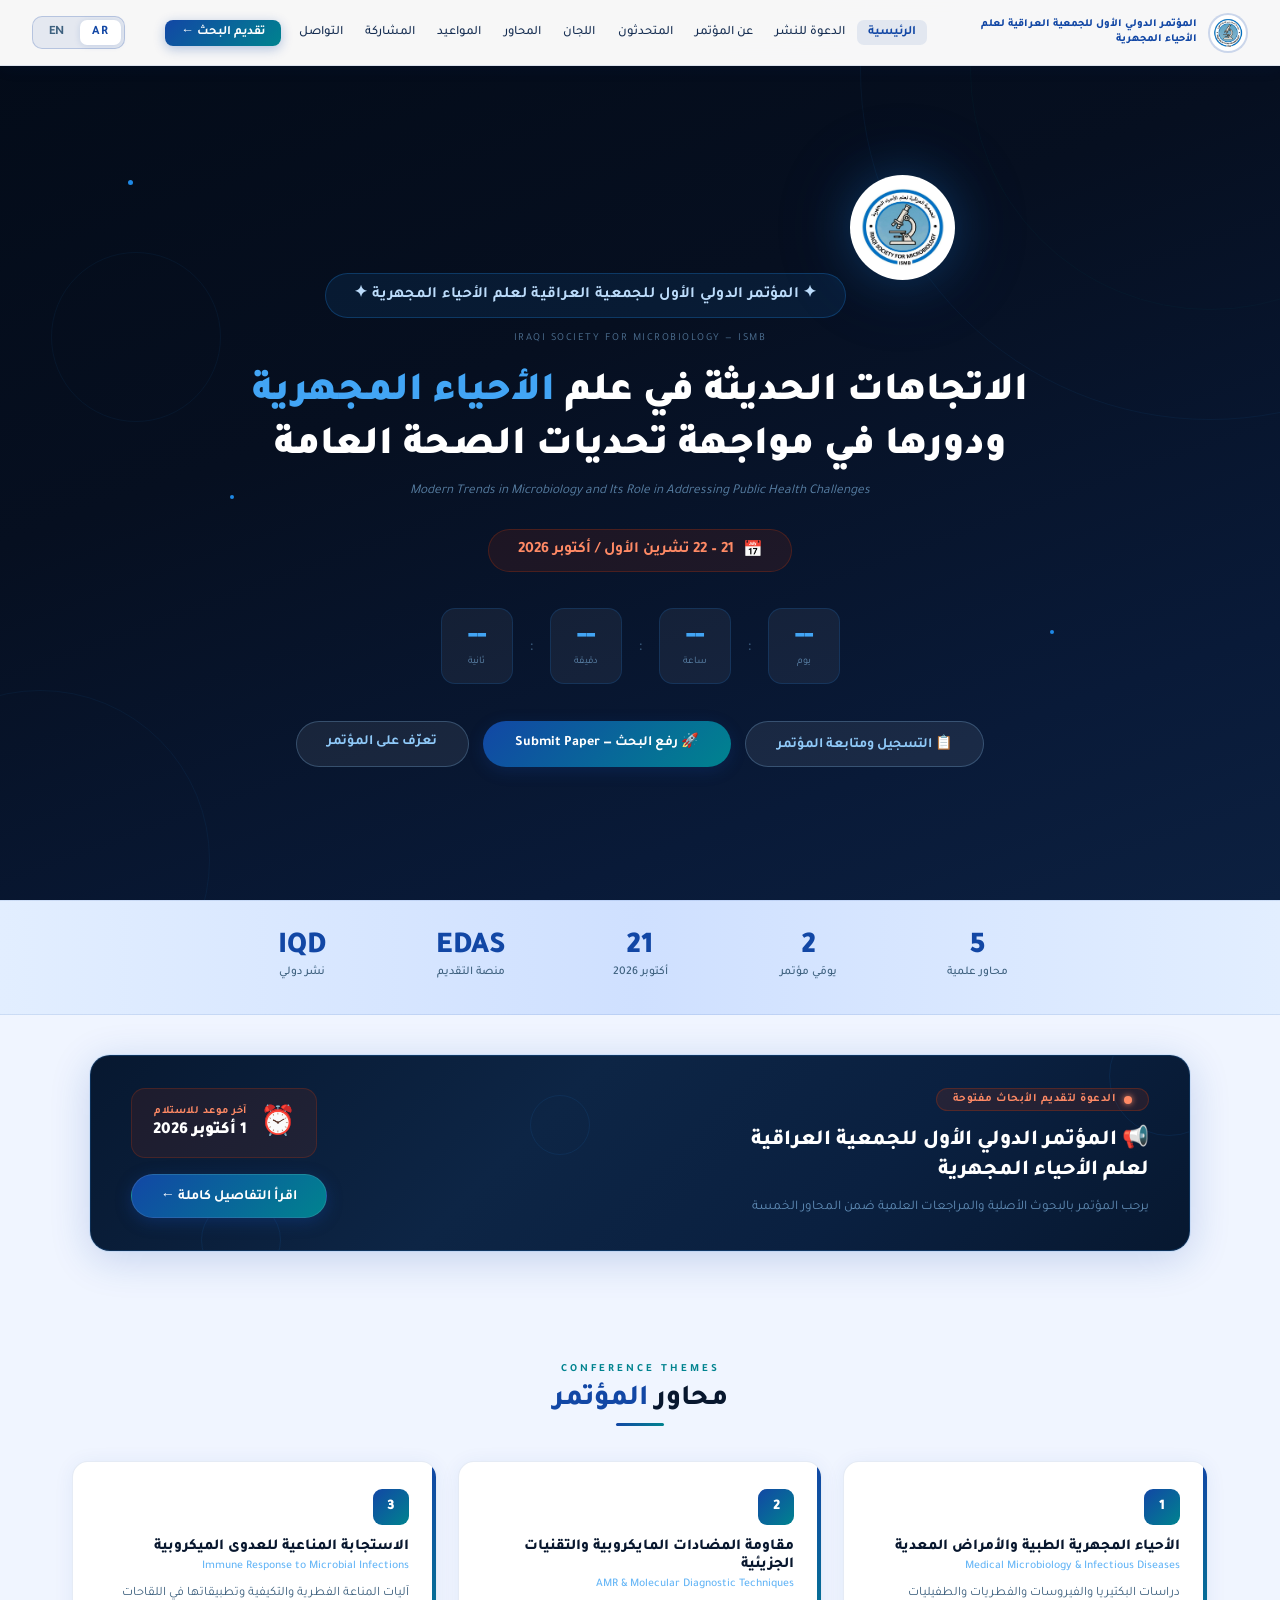
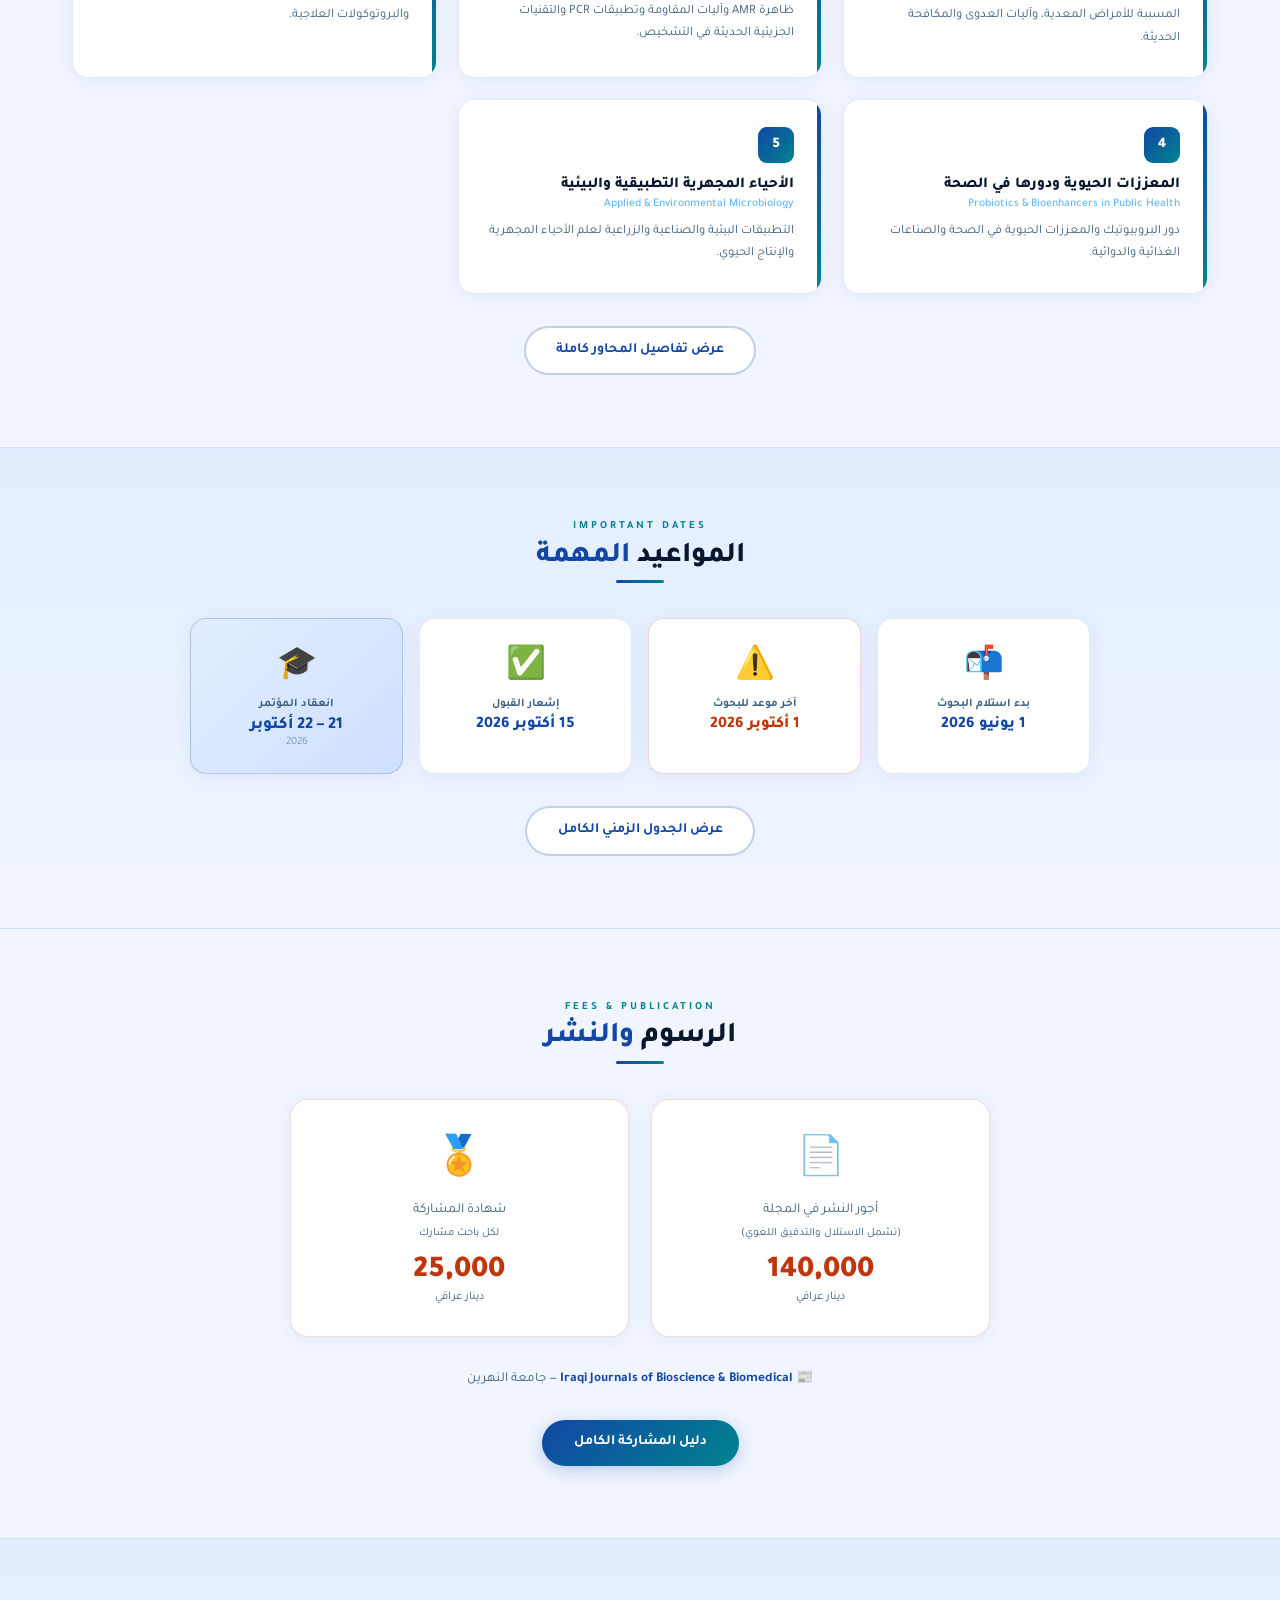
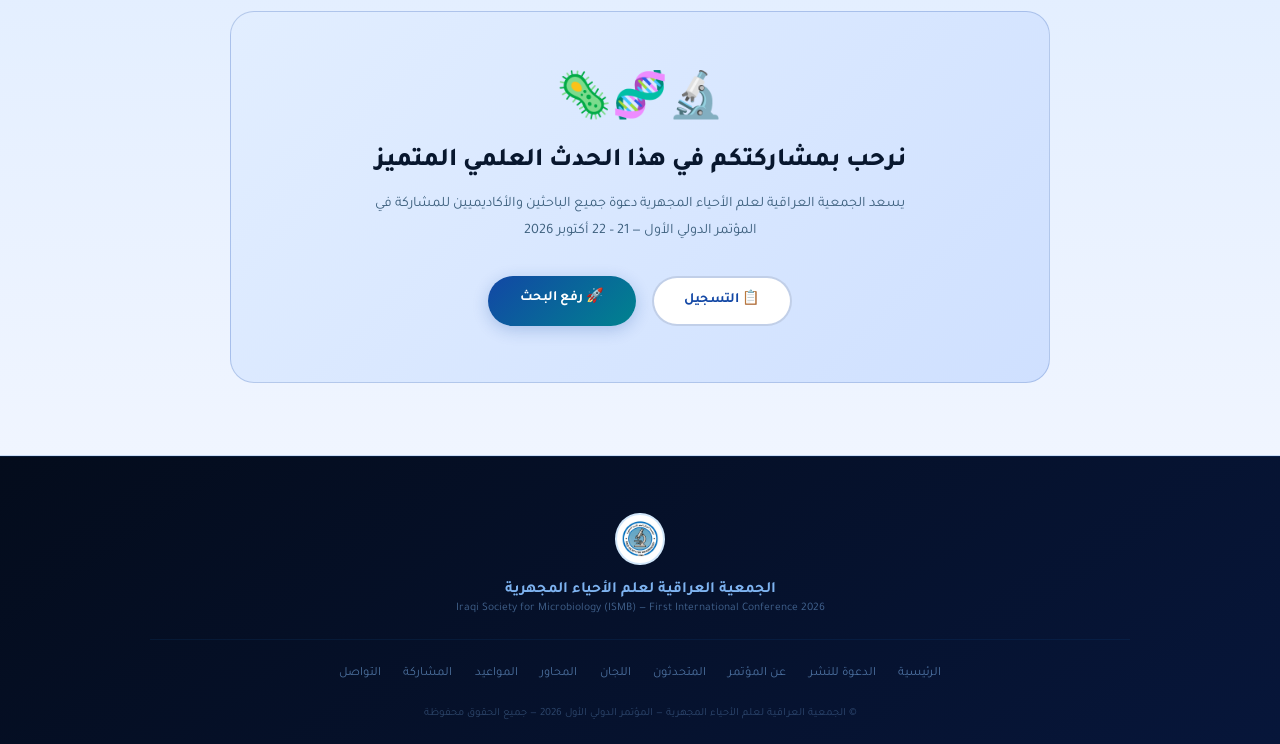
<file: index.html>
<!DOCTYPE html>
<html dir="rtl" lang="ar">
<head>
<meta charset="UTF-8"><meta name="viewport" content="width=device-width,initial-scale=1.0">
<title>الرئيسية — المؤتمر الدولي الأول للجمعية العراقية لعلم الأحياء المجهرية</title>
<link rel="stylesheet" href="assets/styles.css">
<style>
.hero{min-height:100vh;position:relative;display:flex;align-items:center;justify-content:center;overflow:hidden;background:linear-gradient(160deg,#030b18 0%,#060f20 40%,#091a38 80%,#0c2040 100%);}
.hr{position:absolute;border-radius:50%;border:1px solid rgba(30,136,229,.07);}
.hr1{width:700px;height:700px;top:-280px;right:-280px;}
.hr2{width:480px;height:480px;top:-170px;right:-170px;border-color:rgba(0,131,143,.05);}
.hr3{width:340px;height:340px;bottom:-130px;left:-130px;}
.hr4{width:170px;height:170px;top:28%;left:4%;}
.dp{position:absolute;border-radius:50%;background:#1e88e5;animation:dp 6s ease-in-out infinite;}
@keyframes dp{0%,100%{opacity:.12;transform:scale(1);}50%{opacity:.35;transform:scale(1.6);}}
@keyframes fu{from{opacity:0;transform:translateY(22px);}to{opacity:1;transform:translateY(0);}}
.hc{position:relative;z-index:2;max-width:860px;width:100%;padding:106px 2rem 4rem;text-align:center;}
.hbadge{display:inline-block;background:rgba(30,136,229,.11);border:1px solid rgba(30,136,229,.26);padding:.3rem 1.2rem;border-radius:50px;font-size:.78rem;color:#90CAF9;margin-bottom:1.3rem;animation:fu .7s ease both;letter-spacing:1px;}
.hlogo{width:105px;height:105px;margin:0 auto 1.1rem;border-radius:50%;background:#fff;padding:6px;box-shadow:0 0 50px rgba(30,136,229,.28),0 0 100px rgba(30,136,229,.1);animation:fu .7s ease .1s both;border:3px solid rgba(255,255,255,.9);}
.hmain-title{
  display:inline-block;
  background:rgba(30,136,229,.1);
  border:1px solid rgba(30,136,229,.28);
  padding:.55rem 1.8rem;
  border-radius:50px;
  font-size:clamp(.78rem,1.4vw,.98rem);
  font-weight:700;
  color:#bcdcfb;
  letter-spacing:.3px;
  margin-bottom:.9rem;
  animation:fu .7s ease both;
  max-width:90%;
  line-height:1.6;
}
.horg{font-size:.95rem;color:#90CAF9;font-weight:700;margin-bottom:.2rem;animation:fu .7s ease .18s both;}
.horg2{font-size:.67rem;color:rgba(144,202,249,.5);letter-spacing:1.5px;margin-bottom:1.3rem;animation:fu .7s ease .22s both;text-transform:uppercase;}
.hslogan{font-size:clamp(1.55rem,3.2vw,2.5rem);font-weight:900;color:#fff;line-height:1.35;margin-bottom:.55rem;animation:fu .7s ease .28s both;}
.hslogan em{color:#42A5F5;font-style:normal;}
.hslogen{font-size:.84rem;color:rgba(144,202,249,.6);font-style:italic;margin-bottom:1.8rem;animation:fu .7s ease .33s both;}
.hdate{display:inline-flex;align-items:center;gap:9px;background:rgba(191,54,12,.12);border:1px solid rgba(191,54,12,.28);padding:.58rem 1.8rem;border-radius:50px;font-size:.98rem;font-weight:700;color:#ff8a65;margin-bottom:2.2rem;animation:fu .7s ease .38s both;}
.cds{display:flex;justify-content:center;gap:1rem;margin-bottom:2.3rem;animation:fu .7s ease .42s both;flex-wrap:wrap;}
.cb{background:rgba(255,255,255,.055);border:1px solid rgba(30,136,229,.18);border-radius:14px;padding:.9rem 1.3rem;min-width:72px;text-align:center;backdrop-filter:blur(10px);}
.cn{font-size:1.9rem;font-weight:900;color:#42A5F5;display:block;line-height:1;}
.cl{font-size:.63rem;color:rgba(144,202,249,.6);display:block;margin-top:3px;}
.csep{display:flex;align-items:center;color:rgba(144,202,249,.35);font-size:1.3rem;padding-top:2px;}
.hbtns{display:flex;gap:.9rem;justify-content:center;flex-wrap:wrap;animation:fu .7s ease .48s both;}
.btn-ghost{background:rgba(255,255,255,.07);color:#90CAF9;padding:.78rem 1.9rem;border-radius:50px;border:1.5px solid rgba(144,202,249,.25);text-decoration:none;font-weight:700;font-size:.88rem;transition:all .28s;font-family:'Tajawal',sans-serif;display:inline-block;}
.btn-ghost:hover{background:rgba(255,255,255,.13);border-color:#90CAF9;}
.stats-bar{background:linear-gradient(90deg,var(--bg2),var(--bg3),var(--bg2));border-top:1.5px solid var(--border);border-bottom:1.5px solid var(--border);padding:2rem;}
.stats-inner{max-width:820px;margin:0 auto;display:grid;grid-template-columns:repeat(auto-fit,minmax(120px,1fr));gap:1.5rem;text-align:center;}
.sn{font-size:1.9rem;font-weight:900;color:var(--blue);display:block;line-height:1;}
.sl{font-size:.74rem;color:var(--muted);margin-top:.2rem;font-weight:500;}
.themes-grid{display:grid;grid-template-columns:repeat(auto-fit,minmax(285px,1fr));gap:1.3rem;}
.dates-row{display:grid;grid-template-columns:repeat(auto-fit,minmax(190px,1fr));gap:1rem;max-width:900px;margin:0 auto;}
.date-box{background:var(--card);border:1.5px solid var(--border);border-radius:16px;padding:1.5rem;text-align:center;box-shadow:var(--shadow);transition:all .26s;}
.date-box:hover{transform:translateY(-3px);box-shadow:var(--shadow-h);}
.fee-box{background:var(--card);border:1.5px solid rgba(191,54,12,.16);border-radius:18px;padding:2rem;text-align:center;box-shadow:var(--shadow);transition:all .26s;}
.fee-box:hover{transform:translateY(-4px);border-color:var(--goldl);box-shadow:var(--shadow-h);}
.cta-wrap{background:linear-gradient(135deg,var(--bg2),var(--bg3));border:1.5px solid var(--border2);border-radius:24px;padding:3.5rem 2rem;text-align:center;max-width:820px;margin:0 auto;}
</style>
</head>
<body>
<nav><a href="index.html" class="nav-brand"><img src="assets/logo.png" alt="ISMB"><div class="nav-brand-text"><div class="t1"><span data-lang="ar">المؤتمر الدولي الأول للجمعية العراقية لعلم الأحياء المجهرية</span><span data-lang="en">The First International Conference of the Iraqi Society for Microbiology</span></div></div></a><ul class="nav-links"><li><a href="index.html" class="active"><span data-lang="ar">الرئيسية</span><span data-lang="en">Home</span></a></li><li><a href="call-for-papers.html"><span data-lang="ar">الدعوة للنشر</span><span data-lang="en">Call for Papers</span></a></li><li><a href="about.html"><span data-lang="ar">عن المؤتمر</span><span data-lang="en">About</span></a></li><li><a href="speakers.html"><span data-lang="ar">المتحدثون</span><span data-lang="en">Speakers</span></a></li><li><a href="committees.html"><span data-lang="ar">اللجان</span><span data-lang="en">Committees</span></a></li><li><a href="themes.html"><span data-lang="ar">المحاور</span><span data-lang="en">Themes</span></a></li><li><a href="dates.html"><span data-lang="ar">المواعيد</span><span data-lang="en">Dates</span></a></li><li><a href="participation.html"><span data-lang="ar">المشاركة</span><span data-lang="en">Participate</span></a></li><li><a href="contact.html"><span data-lang="ar">التواصل</span><span data-lang="en">Contact</span></a></li><li><a href="https://edas.info/N35135" target="_blank" class="nav-cta"><span data-lang="ar">تقديم البحث ←</span><span data-lang="en">Submit Paper ←</span></a></li></ul><div style="display:flex;align-items:center;gap:.7rem;"><div class="lang-toggle"><button class="lbtn" data-lang-btn="ar" onclick="setLang('ar')">AR</button><button class="lbtn" data-lang-btn="en" onclick="setLang('en')">EN</button></div><div class="hamburger" onclick="toggleMenu()"><span></span><span></span><span></span></div></div></nav><div class="mobile-menu" id="mM"><ul><li><a href="index.html"><span data-lang="ar">الرئيسية</span><span data-lang="en">Home</span></a></li><li><a href="call-for-papers.html"><span data-lang="ar">الدعوة للنشر</span><span data-lang="en">Call for Papers</span></a></li><li><a href="about.html"><span data-lang="ar">عن المؤتمر</span><span data-lang="en">About</span></a></li><li><a href="speakers.html"><span data-lang="ar">المتحدثون</span><span data-lang="en">Speakers</span></a></li><li><a href="committees.html"><span data-lang="ar">اللجان</span><span data-lang="en">Committees</span></a></li><li><a href="themes.html"><span data-lang="ar">المحاور</span><span data-lang="en">Themes</span></a></li><li><a href="dates.html"><span data-lang="ar">المواعيد</span><span data-lang="en">Dates</span></a></li><li><a href="participation.html"><span data-lang="ar">المشاركة</span><span data-lang="en">Participate</span></a></li><li><a href="contact.html"><span data-lang="ar">التواصل</span><span data-lang="en">Contact</span></a></li><li><a href="https://edas.info/35135" target="_blank">📋 <span data-lang="ar">التسجيل</span><span data-lang="en">Registration</span></a></li><li><a href="https://edas.info/N35135" target="_blank">🚀 <span data-lang="ar">رفع البحث</span><span data-lang="en">Submit Paper</span></a></li></ul></div>
<div class="hero">
  <div style="position:absolute;inset:0;pointer-events:none;">
    <div class="hr hr1"></div><div class="hr hr2"></div><div class="hr hr3"></div><div class="hr hr4"></div>
    <div class="dp" style="width:5px;height:5px;top:20%;left:10%;animation-delay:0s;"></div>
    <div class="dp" style="width:4px;height:4px;top:55%;left:18%;animation-delay:1.8s;"></div>
    <div class="dp" style="width:6px;height:6px;top:28%;left:73%;animation-delay:2.8s;"></div>
    <div class="dp" style="width:4px;height:4px;top:70%;left:82%;animation-delay:.9s;"></div>
    <div class="dp" style="width:5px;height:5px;top:82%;left:44%;animation-delay:2.2s;"></div>
  </div>
  <div class="hc">
    <img src="assets/logo.png" alt="ISMB" class="hlogo">
    <div class="hmain-title">
      <span data-lang="ar">✦ المؤتمر الدولي الأول للجمعية العراقية لعلم الأحياء المجهرية ✦</span>
      <span data-lang="en">✦ The First International Conference of the Iraqi Society for Microbiology ✦</span>
    </div>
    <div class="horg2">IRAQI SOCIETY FOR MICROBIOLOGY — ISMB</div>
    <h1 class="hslogan">
      <span data-lang="ar">الاتجاهات الحديثة في علم <em>الأحياء المجهرية</em><br>ودورها في مواجهة تحديات الصحة العامة</span>
      <span data-lang="en">Modern Trends in <em>Microbiology</em><br>and Its Role in Addressing Public Health Challenges</span>
    </h1>
    <div class="hslogen">
      <span data-lang="ar">Modern Trends in Microbiology and Its Role in Addressing Public Health Challenges</span>
      <span data-lang="en">الاتجاهات الحديثة في علم الأحياء المجهرية ودورها في مواجهة تحديات الصحة العامة</span>
    </div>
    <div class="hdate">📅 <span data-lang="ar">21 – 22 تشرين الأول / أكتوبر 2026</span><span data-lang="en">October 21 – 22, 2026</span></div>
    <div class="cds">
      <div class="cb"><span class="cn" id="cd">--</span><span class="cl"><span data-lang="ar">يوم</span><span data-lang="en">Day</span></span></div>
      <div class="csep">:</div>
      <div class="cb"><span class="cn" id="ch">--</span><span class="cl"><span data-lang="ar">ساعة</span><span data-lang="en">Hr</span></span></div>
      <div class="csep">:</div>
      <div class="cb"><span class="cn" id="cm">--</span><span class="cl"><span data-lang="ar">دقيقة</span><span data-lang="en">Min</span></span></div>
      <div class="csep">:</div>
      <div class="cb"><span class="cn" id="cs">--</span><span class="cl"><span data-lang="ar">ثانية</span><span data-lang="en">Sec</span></span></div>
    </div>
    <div class="hbtns">
      <a href="https://edas.info/35135" target="_blank" class="btn-ghost">📋 <span data-lang="ar">التسجيل ومتابعة المؤتمر</span><span data-lang="en">Conference Registration</span></a>
      <a href="https://edas.info/N35135" target="_blank" class="btn btn-primary">🚀 <span data-lang="ar">رفع البحث — Submit Paper</span><span data-lang="en">Submit Your Paper</span></a>
      <a href="about.html" class="btn-ghost"><span data-lang="ar">تعرّف على المؤتمر</span><span data-lang="en">Learn More</span></a>
    </div>
  </div>
</div>

<div class="stats-bar"><div class="stats-inner">
  <div><span class="sn">5</span><span class="sl"><span data-lang="ar">محاور علمية</span><span data-lang="en">Themes</span></span></div>
  <div><span class="sn">2</span><span class="sl"><span data-lang="ar">يومَي مؤتمر</span><span data-lang="en">Days</span></span></div>
  <div><span class="sn">21</span><span class="sl"><span data-lang="ar">أكتوبر 2026</span><span data-lang="en">October 2026</span></span></div>
  <div><span class="sn">EDAS</span><span class="sl"><span data-lang="ar">منصة التقديم</span><span data-lang="en">Platform</span></span></div>
  <div><span class="sn">IQD</span><span class="sl"><span data-lang="ar">نشر دولي</span><span data-lang="en">Journal</span></span></div>
</div></div>
<!-- ══ CALL FOR PAPERS BANNER ══ -->
<div style="padding:2.5rem 2rem;background:var(--bg);">
<a href="call-for-papers.html" style="text-decoration:none;display:block;max-width:1100px;margin:0 auto;">
  <div class="cfp-main-banner" id="cfpBanner">

    <!-- Animated background particles -->
    <div class="cfp-particles">
      <div class="cfp-p" style="width:120px;height:120px;top:-40px;right:-40px;animation-delay:0s;"></div>
      <div class="cfp-p" style="width:80px;height:80px;bottom:-30px;left:10%;animation-delay:1.2s;"></div>
      <div class="cfp-p" style="width:60px;height:60px;top:20%;left:40%;animation-delay:2.4s;"></div>
    </div>

    <!-- Left: badge + titles -->
    <div class="cfp-left">
      <div class="cfp-live">
        <span class="cfp-dot"></span>
        <span data-lang="ar">الدعوة لتقديم الأبحاث مفتوحة</span>
        <span data-lang="en">Call for Papers is Open</span>
      </div>
      <div class="cfp-main-title">
        <span data-lang="ar">📢 المؤتمر الدولي الأول للجمعية العراقية<br>لعلم الأحياء المجهرية</span>
        <span data-lang="en">📢 The First International Conference<br>of the Iraqi Society for Microbiology</span>
      </div>
      <div class="cfp-sub">
        <span data-lang="ar">يرحب المؤتمر بالبحوث الأصلية والمراجعات العلمية ضمن المحاور الخمسة</span>
        <span data-lang="en">The conference welcomes original research and scientific reviews within the 5 themes</span>
      </div>
    </div>

    <!-- Right: deadline + button -->
    <div class="cfp-right">
      <div class="cfp-deadline-box">
        <div class="cfp-dl-icon">⏰</div>
        <div>
          <div class="cfp-dl-label">
            <span data-lang="ar">آخر موعد للاستلام</span>
            <span data-lang="en">Submission Deadline</span>
          </div>
          <div class="cfp-dl-date">
            <span data-lang="ar">1 أكتوبر 2026</span>
            <span data-lang="en">October 1, 2026</span>
          </div>
        </div>
      </div>
      <div class="cfp-btn">
        <span data-lang="ar">اقرأ التفاصيل كاملة ←</span>
        <span data-lang="en">Read Full Details ←</span>
      </div>
    </div>

  </div>
</a>
</div>

<style>
.cfp-main-banner{
  background:linear-gradient(135deg,#071830 0%,#0d2545 40%,#0a2040 70%,#071830 100%);
  border:1.5px solid rgba(30,136,229,.2);
  border-radius:20px;
  padding:2rem 2.5rem;
  display:flex;align-items:center;justify-content:space-between;gap:2rem;
  position:relative;overflow:hidden;
  box-shadow:0 8px 40px rgba(18,71,165,.2), 0 0 0 1px rgba(30,136,229,.1);
  transition:all .35s;
  cursor:pointer;
}
.cfp-main-banner:hover{
  transform:translateY(-4px);
  box-shadow:0 16px 60px rgba(18,71,165,.3), 0 0 0 1.5px rgba(30,136,229,.3);
  border-color:rgba(30,136,229,.4);
}
.cfp-particles{position:absolute;inset:0;pointer-events:none;}
.cfp-p{
  position:absolute;border-radius:50%;
  border:1px solid rgba(30,136,229,.1);
  animation:cfp-rotate 8s linear infinite;
}
@keyframes cfp-rotate{from{transform:rotate(0deg) scale(1);}50%{transform:rotate(180deg) scale(1.1);}to{transform:rotate(360deg) scale(1);}}
.cfp-left{position:relative;z-index:2;flex:1;}
.cfp-right{position:relative;z-index:2;flex-shrink:0;display:flex;flex-direction:column;align-items:flex-end;gap:1rem;}

.cfp-live{
  display:inline-flex;align-items:center;gap:.5rem;
  background:rgba(191,54,12,.15);border:1px solid rgba(191,54,12,.3);
  padding:.25rem 1rem;border-radius:50px;
  font-size:.72rem;font-weight:700;color:#ff8a65;
  margin-bottom:.9rem;letter-spacing:.5px;
}
.cfp-dot{
  width:8px;height:8px;background:#ff8a65;border-radius:50%;
  flex-shrink:0;
  animation:cfp-blink 1.4s ease-in-out infinite;
  box-shadow:0 0 6px #ff8a65;
}
@keyframes cfp-blink{0%,100%{opacity:1;transform:scale(1);}50%{opacity:.3;transform:scale(.6);}}

.cfp-main-title{
  font-size:clamp(1.05rem,1.8vw,1.35rem);font-weight:800;color:#fff;
  line-height:1.4;margin-bottom:.65rem;
  font-family:'Tajawal',sans-serif;
}
.cfp-sub{font-size:.83rem;color:rgba(144,202,249,.65);line-height:1.6;}

.cfp-deadline-box{
  display:flex;align-items:center;gap:.8rem;
  background:rgba(191,54,12,.12);border:1px solid rgba(191,54,12,.25);
  border-radius:14px;padding:.85rem 1.3rem;
}
.cfp-dl-icon{font-size:1.8rem;}
.cfp-dl-label{font-size:.68rem;color:#ff8a65;font-weight:700;text-transform:uppercase;letter-spacing:.5px;margin-bottom:.18rem;}
.cfp-dl-date{font-size:1.05rem;font-weight:900;color:#fff;}

.cfp-btn{
  background:linear-gradient(135deg,#1247a5,#00838f);
  color:#fff;padding:.7rem 1.8rem;border-radius:50px;
  font-size:.88rem;font-weight:700;
  font-family:'Tajawal',sans-serif;
  box-shadow:0 4px 16px rgba(18,71,165,.35);
  transition:all .28s;white-space:nowrap;
  border:1px solid rgba(255,255,255,.1);
}
.cfp-main-banner:hover .cfp-btn{
  box-shadow:0 6px 24px rgba(18,71,165,.5);
  transform:scale(1.03);
}
@media(max-width:700px){
  .cfp-main-banner{flex-direction:column;align-items:flex-start;padding:1.5rem;}
  .cfp-right{align-items:flex-start;width:100%;}
  .cfp-btn{width:100%;text-align:center;}
}
</style>


<div class="section">
  <div class="section-label">CONFERENCE THEMES</div>
  <h2 class="section-title"><span data-lang="ar">محاور <em>المؤتمر</em></span><span data-lang="en">Conference <em>Themes</em></span></h2>
  <div class="section-line"></div>
  <div class="themes-grid"><div class="theme-card"><div class="th-num">1</div><div class="th-ar"><span data-lang="ar">الأحياء المجهرية الطبية والأمراض المعدية</span><span data-lang="en">Medical Microbiology & Infectious Diseases</span></div><div class="th-en">Medical Microbiology & Infectious Diseases</div><div class="th-desc"><span data-lang="ar">دراسات البكتيريا والفيروسات والفطريات والطفيليات المسببة للأمراض المعدية، وآليات العدوى والمكافحة الحديثة.</span><span data-lang="en">Studies on bacteria, viruses, fungi, and parasites causing infectious diseases and modern control methods.</span></div></div>
<div class="theme-card"><div class="th-num">2</div><div class="th-ar"><span data-lang="ar">مقاومة المضادات المايكروبية والتقنيات الجزيئية</span><span data-lang="en">AMR & Molecular Diagnostic Techniques</span></div><div class="th-en">AMR & Molecular Diagnostic Techniques</div><div class="th-desc"><span data-lang="ar">ظاهرة AMR وآليات المقاومة وتطبيقات PCR والتقنيات الجزيئية الحديثة في التشخيص.</span><span data-lang="en">Antimicrobial resistance, PCR, next-gen sequencing and molecular diagnostic techniques.</span></div></div>
<div class="theme-card"><div class="th-num">3</div><div class="th-ar"><span data-lang="ar">الاستجابة المناعية للعدوى الميكروبية</span><span data-lang="en">Immune Response to Microbial Infections</span></div><div class="th-en">Immune Response to Microbial Infections</div><div class="th-desc"><span data-lang="ar">آليات المناعة الفطرية والتكيفية وتطبيقاتها في اللقاحات والبروتوكولات العلاجية.</span><span data-lang="en">Innate and adaptive immunity and their applications in vaccines and immunotherapy protocols.</span></div></div>
<div class="theme-card"><div class="th-num">4</div><div class="th-ar"><span data-lang="ar">المعززات الحيوية ودورها في الصحة</span><span data-lang="en">Probiotics & Bioenhancers in Public Health</span></div><div class="th-en">Probiotics & Bioenhancers in Public Health</div><div class="th-desc"><span data-lang="ar">دور البروبيوتيك والمعززات الحيوية في الصحة والصناعات الغذائية والدوائية.</span><span data-lang="en">Role of probiotics and bioenhancers in health and food, pharmaceutical, agricultural industries.</span></div></div>
<div class="theme-card"><div class="th-num">5</div><div class="th-ar"><span data-lang="ar">الأحياء المجهرية التطبيقية والبيئية</span><span data-lang="en">Applied & Environmental Microbiology</span></div><div class="th-en">Applied & Environmental Microbiology</div><div class="th-desc"><span data-lang="ar">التطبيقات البيئية والصناعية والزراعية لعلم الأحياء المجهرية والإنتاج الحيوي.</span><span data-lang="en">Environmental, industrial and agricultural applications including bioremediation and fermentation.</span></div></div></div>
  <div style="text-align:center;margin-top:2rem;">
    <a href="themes.html" class="btn btn-secondary"><span data-lang="ar">عرض تفاصيل المحاور كاملة</span><span data-lang="en">View All Themes in Detail</span></a>
  </div>
</div>

<div class="bg-alt" style="padding:4.5rem 2rem;"><div style="max-width:1200px;margin:0 auto;">
  <div class="section-label">IMPORTANT DATES</div>
  <h2 class="section-title"><span data-lang="ar">المواعيد <em>المهمة</em></span><span data-lang="en">Important <em>Dates</em></span></h2>
  <div class="section-line"></div>
  <div class="dates-row">
    <div class="date-box"><div style="font-size:2rem;margin-bottom:.7rem;">📬</div><div style="font-size:.72rem;color:var(--muted);margin-bottom:.3rem;font-weight:600;text-transform:uppercase;"><span data-lang="ar">بدء استلام البحوث</span><span data-lang="en">Submission Opens</span></div><div style="font-size:1rem;font-weight:800;color:var(--blue);"><span data-lang="ar">1 يونيو 2026</span><span data-lang="en">June 1, 2026</span></div></div>
    <div class="date-box" style="border-color:rgba(191,54,12,.2);"><div style="font-size:2rem;margin-bottom:.7rem;">⚠️</div><div style="font-size:.72rem;color:var(--muted);margin-bottom:.3rem;font-weight:600;text-transform:uppercase;"><span data-lang="ar">آخر موعد للبحوث</span><span data-lang="en">Deadline</span></div><div style="font-size:1rem;font-weight:800;color:var(--gold);"><span data-lang="ar">1 أكتوبر 2026</span><span data-lang="en">October 1, 2026</span></div></div>
    <div class="date-box"><div style="font-size:2rem;margin-bottom:.7rem;">✅</div><div style="font-size:.72rem;color:var(--muted);margin-bottom:.3rem;font-weight:600;text-transform:uppercase;"><span data-lang="ar">إشعار القبول</span><span data-lang="en">Acceptance</span></div><div style="font-size:1rem;font-weight:800;color:var(--blue);"><span data-lang="ar">15 أكتوبر 2026</span><span data-lang="en">October 15, 2026</span></div></div>
    <div class="date-box" style="background:linear-gradient(135deg,var(--bg2),var(--bg3));border-color:var(--border2);"><div style="font-size:2rem;margin-bottom:.7rem;">🎓</div><div style="font-size:.72rem;color:var(--muted);margin-bottom:.3rem;font-weight:600;text-transform:uppercase;"><span data-lang="ar">انعقاد المؤتمر</span><span data-lang="en">Conference</span></div><div style="font-size:1.05rem;font-weight:800;color:var(--blue);"><span data-lang="ar">21 – 22 أكتوبر</span><span data-lang="en">Oct 21 – 22</span></div><div style="font-size:.7rem;color:var(--light-muted);">2026</div></div>
  </div>
  <div style="text-align:center;margin-top:2rem;"><a href="dates.html" class="btn btn-secondary"><span data-lang="ar">عرض الجدول الزمني الكامل</span><span data-lang="en">View Full Timeline</span></a></div>
</div></div>

<div class="section">
  <div class="section-label">FEES & PUBLICATION</div>
  <h2 class="section-title"><span data-lang="ar">الرسوم <em>والنشر</em></span><span data-lang="en">Fees & <em>Publication</em></span></h2>
  <div class="section-line"></div>
  <div style="display:grid;grid-template-columns:repeat(auto-fit,minmax(240px,1fr));gap:1.4rem;max-width:700px;margin:0 auto 2rem;">
    <div class="fee-box"><div style="font-size:2.4rem;margin-bottom:.8rem;">📄</div><div style="font-size:.85rem;color:var(--muted);margin-bottom:.5rem;line-height:1.7;"><span data-lang="ar">أجور النشر في المجلة<br><small>(تشمل الاستلال والتدقيق اللغوي)</small></span><span data-lang="en">Journal Publication Fee<br><small>(plagiarism check & language editing)</small></span></div><div style="font-size:1.9rem;font-weight:900;color:var(--gold);">140,000</div><div style="font-size:.73rem;color:var(--muted);"><span data-lang="ar">دينار عراقي</span><span data-lang="en">Iraqi Dinar</span></div></div>
    <div class="fee-box"><div style="font-size:2.4rem;margin-bottom:.8rem;">🏅</div><div style="font-size:.85rem;color:var(--muted);margin-bottom:.5rem;line-height:1.7;"><span data-lang="ar">شهادة المشاركة<br><small>لكل باحث مشارك</small></span><span data-lang="en">Participation Certificate<br><small>per researcher</small></span></div><div style="font-size:1.9rem;font-weight:900;color:var(--gold);">25,000</div><div style="font-size:.73rem;color:var(--muted);"><span data-lang="ar">دينار عراقي</span><span data-lang="en">Iraqi Dinar</span></div></div>
  </div>
  <div style="text-align:center;color:var(--muted);font-size:.84rem;margin-bottom:2rem;">📰 <strong style="color:var(--blue);">Iraqi Journals of Bioscience &amp; Biomedical</strong> — <span data-lang="ar">جامعة النهرين</span><span data-lang="en">Al-Nahrain University</span></div>
  <div style="text-align:center;"><a href="participation.html" class="btn btn-primary"><span data-lang="ar">دليل المشاركة الكامل</span><span data-lang="en">Full Participation Guide</span></a></div>
</div>

<div class="bg-alt" style="padding:4.5rem 2rem;"><div class="cta-wrap">
  <div style="font-size:2.8rem;margin-bottom:1rem;">🔬🧬🦠</div>
  <h2 style="font-size:1.6rem;font-weight:800;color:var(--text);margin-bottom:.9rem;"><span data-lang="ar">نرحب بمشاركتكم في هذا الحدث العلمي المتميز</span><span data-lang="en">Welcome to Join This Distinguished Scientific Conference</span></h2>
  <p style="color:var(--muted);max-width:540px;margin:0 auto 2rem;line-height:1.85;font-size:.9rem;"><span data-lang="ar">يسعد الجمعية العراقية لعلم الأحياء المجهرية دعوة جميع الباحثين والأكاديميين للمشاركة في المؤتمر الدولي الأول — 21 – 22 أكتوبر 2026</span><span data-lang="en">The Iraqi Society for Microbiology warmly invites all researchers and academics to the First International Conference — October 21 – 22, 2026</span></p>
  <div style="display:flex;gap:1rem;justify-content:center;flex-wrap:wrap;">
    <a href="https://edas.info/35135" target="_blank" class="btn btn-secondary">📋 <span data-lang="ar">التسجيل</span><span data-lang="en">Registration</span></a>
    <a href="https://edas.info/N35135" target="_blank" class="btn btn-primary">🚀 <span data-lang="ar">رفع البحث</span><span data-lang="en">Submit Paper</span></a>
  </div>
</div></div>

<footer><div class="footer-inner"><div class="footer-logo"><img src="assets/logo.png" alt="ISMB"></div>
  <div class="footer-name"><span data-lang="ar">الجمعية العراقية لعلم الأحياء المجهرية</span><span data-lang="en">Iraqi Society for Microbiology</span></div>
  <div class="footer-sub">Iraqi Society for Microbiology (ISMB) — First International Conference 2026</div>
  <div class="footer-divider"></div>
  <ul class="footer-links">
    <li><a href="index.html"><span data-lang="ar">الرئيسية</span><span data-lang="en">Home</span></a></li>
    <li><a href="call-for-papers.html"><span data-lang="ar">الدعوة للنشر</span><span data-lang="en">Call for Papers</span></a></li>
    <li><a href="about.html"><span data-lang="ar">عن المؤتمر</span><span data-lang="en">About</span></a></li>
    <li><a href="speakers.html"><span data-lang="ar">المتحدثون</span><span data-lang="en">Speakers</span></a></li>
    <li><a href="committees.html"><span data-lang="ar">اللجان</span><span data-lang="en">Committees</span></a></li>
    <li><a href="themes.html"><span data-lang="ar">المحاور</span><span data-lang="en">Themes</span></a></li>
    <li><a href="dates.html"><span data-lang="ar">المواعيد</span><span data-lang="en">Dates</span></a></li>
    <li><a href="participation.html"><span data-lang="ar">المشاركة</span><span data-lang="en">Participate</span></a></li>
    <li><a href="contact.html"><span data-lang="ar">التواصل</span><span data-lang="en">Contact</span></a></li>
  </ul>
  <div class="footer-copy">© <span data-lang="ar">الجمعية العراقية لعلم الأحياء المجهرية — المؤتمر الدولي الأول 2026 — جميع الحقوق محفوظة</span><span data-lang="en">Iraqi Society for Microbiology — First International Conference 2026 — All Rights Reserved</span></div>
</div></footer>
<script src="assets/lang.js"></script>
<script>function toggleMenu(){document.getElementById("mM").classList.toggle("open");}</script>
<script>
function tick(){
  var t=new Date('2026-10-21T08:00:00')-new Date();
  if(t<=0)return;
  var p=function(n){return String(Math.floor(n)).padStart(2,'0');};
  document.getElementById('cd').textContent=p(t/864e5);
  document.getElementById('ch').textContent=p((t%864e5)/36e5);
  document.getElementById('cm').textContent=p((t%36e5)/6e4);
  document.getElementById('cs').textContent=p((t%6e4)/1e3);
}
tick();setInterval(tick,1000);
</script>
</body>
</html>
</file>
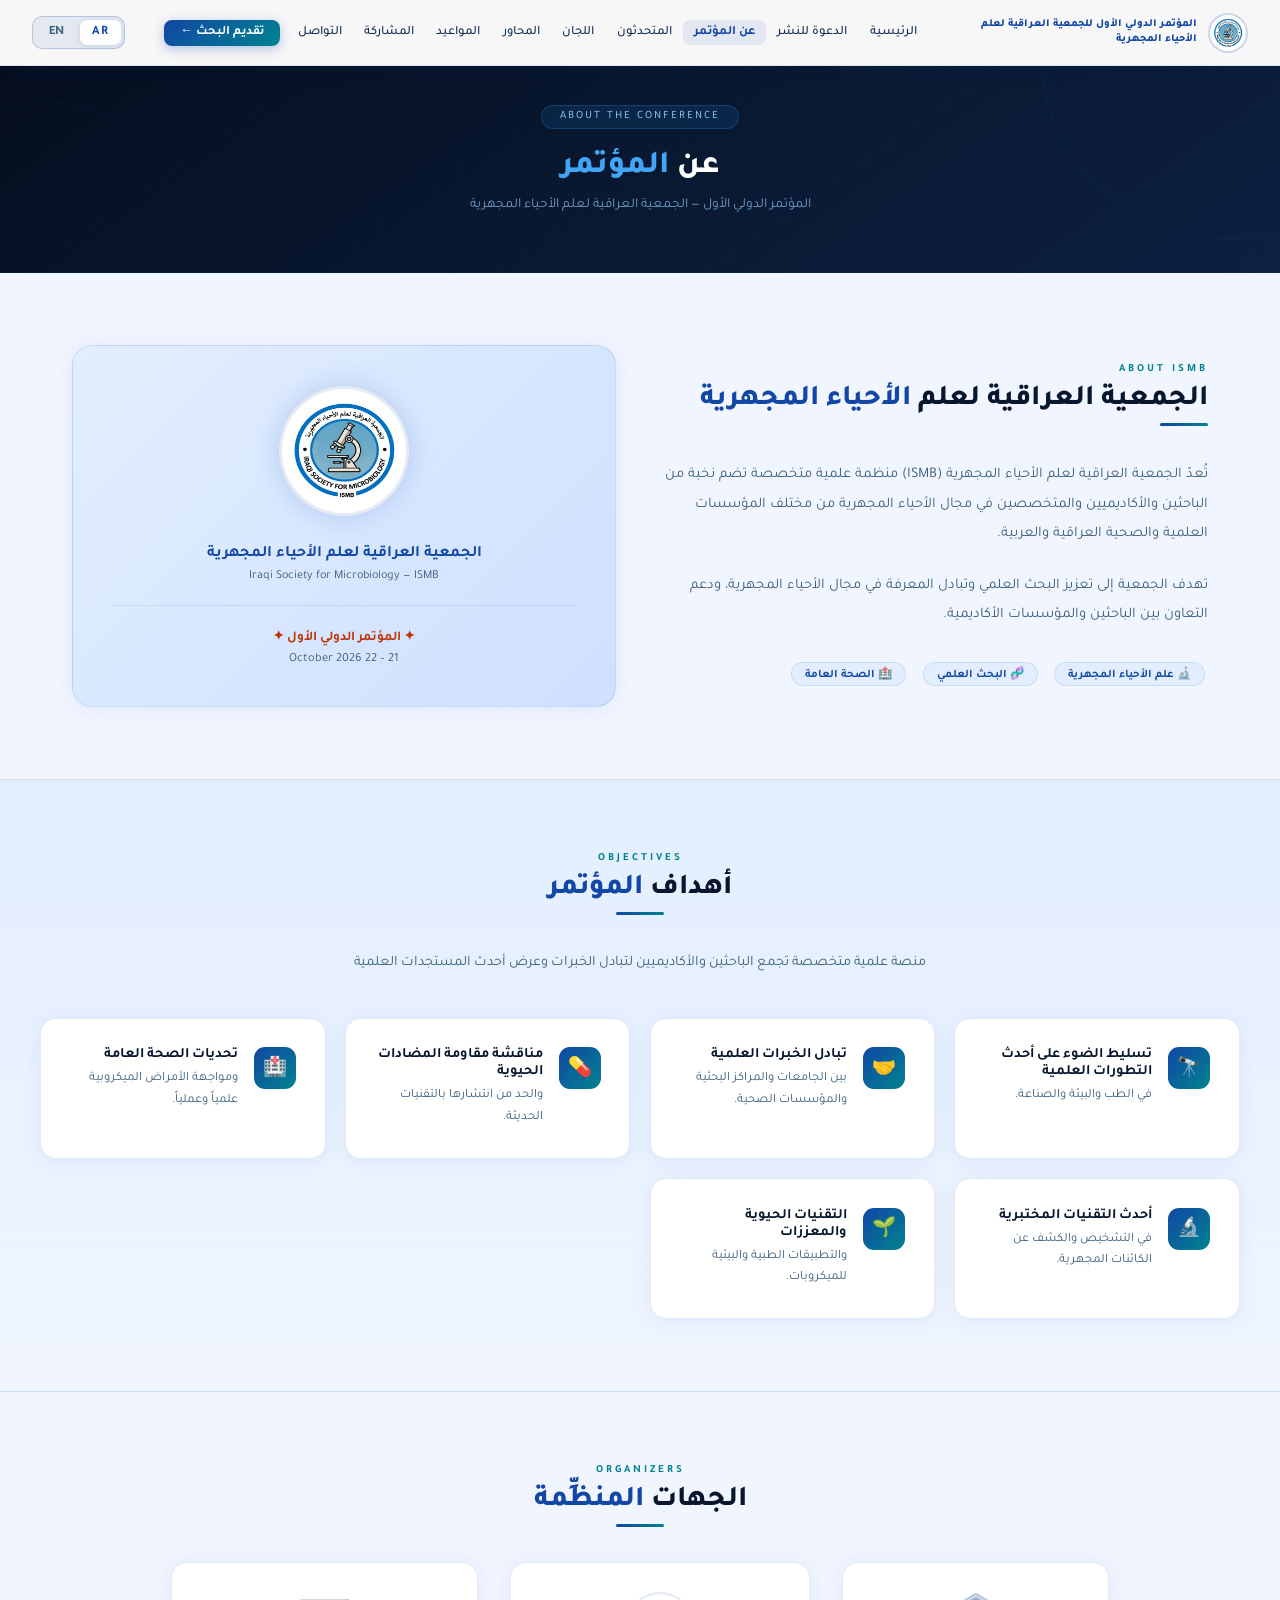
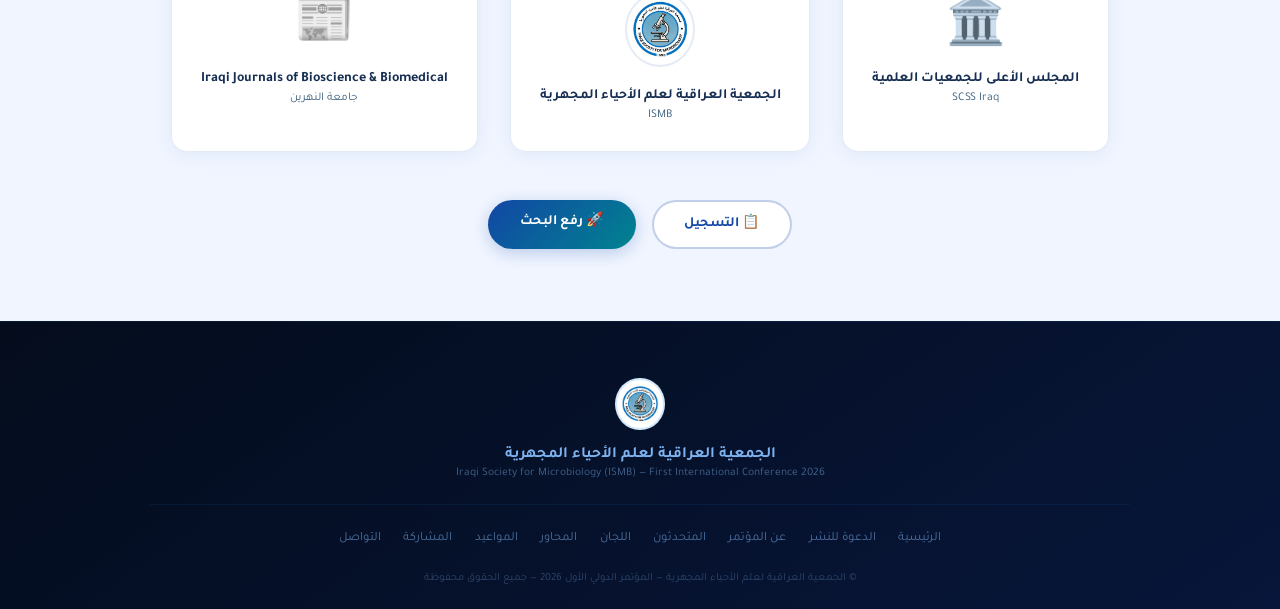
<file: about.html>
<!DOCTYPE html>
<html dir="rtl" lang="ar">
<head>
<meta charset="UTF-8"><meta name="viewport" content="width=device-width,initial-scale=1.0">
<title>عن المؤتمر — المؤتمر الدولي الأول للجمعية العراقية لعلم الأحياء المجهرية</title>
<link rel="stylesheet" href="assets/styles.css">
</head>
<body>
<nav><a href="index.html" class="nav-brand"><img src="assets/logo.png" alt="ISMB"><div class="nav-brand-text"><div class="t1"><span data-lang="ar">المؤتمر الدولي الأول للجمعية العراقية لعلم الأحياء المجهرية</span><span data-lang="en">The First International Conference of the Iraqi Society for Microbiology</span></div></div></a><ul class="nav-links"><li><a href="index.html"><span data-lang="ar">الرئيسية</span><span data-lang="en">Home</span></a></li><li><a href="call-for-papers.html"><span data-lang="ar">الدعوة للنشر</span><span data-lang="en">Call for Papers</span></a></li><li><a href="about.html" class="active"><span data-lang="ar">عن المؤتمر</span><span data-lang="en">About</span></a></li><li><a href="speakers.html"><span data-lang="ar">المتحدثون</span><span data-lang="en">Speakers</span></a></li><li><a href="committees.html"><span data-lang="ar">اللجان</span><span data-lang="en">Committees</span></a></li><li><a href="themes.html"><span data-lang="ar">المحاور</span><span data-lang="en">Themes</span></a></li><li><a href="dates.html"><span data-lang="ar">المواعيد</span><span data-lang="en">Dates</span></a></li><li><a href="participation.html"><span data-lang="ar">المشاركة</span><span data-lang="en">Participate</span></a></li><li><a href="contact.html"><span data-lang="ar">التواصل</span><span data-lang="en">Contact</span></a></li><li><a href="https://edas.info/N35135" target="_blank" class="nav-cta"><span data-lang="ar">تقديم البحث ←</span><span data-lang="en">Submit Paper ←</span></a></li></ul><div style="display:flex;align-items:center;gap:.7rem;"><div class="lang-toggle"><button class="lbtn" data-lang-btn="ar" onclick="setLang('ar')">AR</button><button class="lbtn" data-lang-btn="en" onclick="setLang('en')">EN</button></div><div class="hamburger" onclick="toggleMenu()"><span></span><span></span><span></span></div></div></nav><div class="mobile-menu" id="mM"><ul><li><a href="index.html"><span data-lang="ar">الرئيسية</span><span data-lang="en">Home</span></a></li><li><a href="call-for-papers.html"><span data-lang="ar">الدعوة للنشر</span><span data-lang="en">Call for Papers</span></a></li><li><a href="about.html"><span data-lang="ar">عن المؤتمر</span><span data-lang="en">About</span></a></li><li><a href="speakers.html"><span data-lang="ar">المتحدثون</span><span data-lang="en">Speakers</span></a></li><li><a href="committees.html"><span data-lang="ar">اللجان</span><span data-lang="en">Committees</span></a></li><li><a href="themes.html"><span data-lang="ar">المحاور</span><span data-lang="en">Themes</span></a></li><li><a href="dates.html"><span data-lang="ar">المواعيد</span><span data-lang="en">Dates</span></a></li><li><a href="participation.html"><span data-lang="ar">المشاركة</span><span data-lang="en">Participate</span></a></li><li><a href="contact.html"><span data-lang="ar">التواصل</span><span data-lang="en">Contact</span></a></li><li><a href="https://edas.info/35135" target="_blank">📋 <span data-lang="ar">التسجيل</span><span data-lang="en">Registration</span></a></li><li><a href="https://edas.info/N35135" target="_blank">🚀 <span data-lang="ar">رفع البحث</span><span data-lang="en">Submit Paper</span></a></li></ul></div>
<div class="page-hero"><div class="ph-rings"><div class="ph-r1"></div><div class="ph-r2"></div></div><div class="ph-content"><div class="ph-badge">ABOUT THE CONFERENCE</div><h1><span data-lang="ar">عن <em>المؤتمر</em></span><span data-lang="en">About the <em>Conference</em></span></h1><p><span data-lang="ar">المؤتمر الدولي الأول — الجمعية العراقية لعلم الأحياء المجهرية</span><span data-lang="en">First International Conference — Iraqi Society for Microbiology</span></p></div></div>
<div class="section" style="display:grid;grid-template-columns:1fr 1fr;gap:3rem;align-items:center;" id="ab-grid">
  <div>
    <div class="section-label" style="text-align:right;">ABOUT ISMB</div>
    <h2 class="section-title" style="text-align:right;"><span data-lang="ar">الجمعية العراقية لعلم <em>الأحياء المجهرية</em></span><span data-lang="en">Iraqi Society for <em>Microbiology</em></span></h2>
    <div class="section-line" style="margin-right:0;margin-left:auto;"></div>
    <p style="color:var(--muted);line-height:2;font-size:.92rem;margin-bottom:1.4rem;"><span data-lang="ar">تُعدّ الجمعية العراقية لعلم الأحياء المجهرية (ISMB) منظمة علمية متخصصة تضم نخبة من الباحثين والأكاديميين والمتخصصين في مجال الأحياء المجهرية من مختلف المؤسسات العلمية والصحية العراقية والعربية.</span><span data-lang="en">The Iraqi Society for Microbiology (ISMB) is a specialized scientific organization comprising distinguished researchers, academics, and specialists in microbiology from various Iraqi and Arab scientific and health institutions.</span></p>
    <p style="color:var(--muted);line-height:2;font-size:.92rem;margin-bottom:1.8rem;"><span data-lang="ar">تهدف الجمعية إلى تعزيز البحث العلمي وتبادل المعرفة في مجال الأحياء المجهرية، ودعم التعاون بين الباحثين والمؤسسات الأكاديمية.</span><span data-lang="en">The Society aims to promote scientific research and knowledge exchange in microbiology, supporting collaboration between researchers and academic institutions.</span></p>
    <div style="display:flex;gap:.7rem;flex-wrap:wrap;">
      <span class="tag">🔬 <span data-lang="ar">علم الأحياء المجهرية</span><span data-lang="en">Microbiology</span></span>
      <span class="tag">🧬 <span data-lang="ar">البحث العلمي</span><span data-lang="en">Research</span></span>
      <span class="tag">🏥 <span data-lang="ar">الصحة العامة</span><span data-lang="en">Public Health</span></span>
    </div>
  </div>
  <div style="background:linear-gradient(135deg,var(--bg2),var(--bg3));border:1.5px solid var(--border);border-radius:20px;padding:2.5rem;text-align:center;box-shadow:var(--shadow);">
    <img src="assets/logo.png" style="width:130px;height:130px;border-radius:50%;background:#fff;padding:8px;margin-bottom:1.3rem;box-shadow:0 0 28px rgba(19,85,165,.2);border:3px solid var(--border);" alt="ISMB">
    <div style="font-size:1rem;font-weight:700;color:var(--blue);margin-bottom:.3rem;"><span data-lang="ar">الجمعية العراقية لعلم الأحياء المجهرية</span><span data-lang="en">Iraqi Society for Microbiology</span></div>
    <div style="font-size:.76rem;color:var(--muted);margin-bottom:1.4rem;">Iraqi Society for Microbiology — ISMB</div>
    <div style="border-top:1.5px solid var(--border);padding-top:1.4rem;">
      <div style="font-size:.84rem;color:var(--gold);font-weight:700;margin-bottom:.3rem;">✦ <span data-lang="ar">المؤتمر الدولي الأول</span><span data-lang="en">First International Conference</span> ✦</div>
      <div style="font-size:.78rem;color:var(--muted);">21 – 22 October 2026</div>
    </div>
  </div>
</div>
<style>@media(max-width:768px){#ab-grid{grid-template-columns:1fr!important;}}</style>

<div class="bg-alt" style="padding:4.5rem 2rem;">
  <div style="max-width:1200px;margin:0 auto;">
    <div class="section-label">OBJECTIVES</div>
    <h2 class="section-title"><span data-lang="ar">أهداف <em>المؤتمر</em></span><span data-lang="en">Conference <em>Objectives</em></span></h2>
    <div class="section-line"></div>
    <p style="text-align:center;color:var(--muted);max-width:680px;margin:0 auto 2.5rem;line-height:1.9;font-size:.9rem;"><span data-lang="ar">منصة علمية متخصصة تجمع الباحثين والأكاديميين لتبادل الخبرات وعرض أحدث المستجدات العلمية</span><span data-lang="en">A specialized scientific platform bringing together researchers and academics to exchange expertise and present the latest scientific developments</span></p>
    <div style="display:grid;grid-template-columns:repeat(auto-fit,minmax(270px,1fr));gap:1.2rem;">
      <div class="card" style="display:flex;gap:1rem;"><div style="width:42px;height:42px;border-radius:11px;background:linear-gradient(135deg,var(--blue),var(--cyan));display:flex;align-items:center;justify-content:center;font-size:1.2rem;flex-shrink:0;">🔭</div><div><div style="font-size:.9rem;font-weight:700;color:var(--text);margin-bottom:.25rem;"><span data-lang="ar">تسليط الضوء على أحدث التطورات العلمية</span><span data-lang="en">Spotlight on Latest Scientific Developments</span></div><div style="font-size:.8rem;color:var(--muted);line-height:1.7;"><span data-lang="ar">في الطب والبيئة والصناعة.</span><span data-lang="en">In medicine, environment, and industry.</span></div></div></div>
      <div class="card" style="display:flex;gap:1rem;"><div style="width:42px;height:42px;border-radius:11px;background:linear-gradient(135deg,var(--blue),var(--cyan));display:flex;align-items:center;justify-content:center;font-size:1.2rem;flex-shrink:0;">🤝</div><div><div style="font-size:.9rem;font-weight:700;color:var(--text);margin-bottom:.25rem;"><span data-lang="ar">تبادل الخبرات العلمية</span><span data-lang="en">Exchange of Scientific Expertise</span></div><div style="font-size:.8rem;color:var(--muted);line-height:1.7;"><span data-lang="ar">بين الجامعات والمراكز البحثية والمؤسسات الصحية.</span><span data-lang="en">Between universities, research centers, and health institutions.</span></div></div></div>
      <div class="card" style="display:flex;gap:1rem;"><div style="width:42px;height:42px;border-radius:11px;background:linear-gradient(135deg,var(--blue),var(--cyan));display:flex;align-items:center;justify-content:center;font-size:1.2rem;flex-shrink:0;">💊</div><div><div style="font-size:.9rem;font-weight:700;color:var(--text);margin-bottom:.25rem;"><span data-lang="ar">مناقشة مقاومة المضادات الحيوية</span><span data-lang="en">Addressing Antimicrobial Resistance</span></div><div style="font-size:.8rem;color:var(--muted);line-height:1.7;"><span data-lang="ar">والحد من انتشارها بالتقنيات الحديثة.</span><span data-lang="en">Limiting its spread through modern technologies.</span></div></div></div>
      <div class="card" style="display:flex;gap:1rem;"><div style="width:42px;height:42px;border-radius:11px;background:linear-gradient(135deg,var(--blue),var(--cyan));display:flex;align-items:center;justify-content:center;font-size:1.2rem;flex-shrink:0;">🏥</div><div><div style="font-size:.9rem;font-weight:700;color:var(--text);margin-bottom:.25rem;"><span data-lang="ar">تحديات الصحة العامة</span><span data-lang="en">Public Health Challenges</span></div><div style="font-size:.8rem;color:var(--muted);line-height:1.7;"><span data-lang="ar">ومواجهة الأمراض الميكروبية علمياً وعملياً.</span><span data-lang="en">Addressing microbial diseases scientifically and practically.</span></div></div></div>
      <div class="card" style="display:flex;gap:1rem;"><div style="width:42px;height:42px;border-radius:11px;background:linear-gradient(135deg,var(--blue),var(--cyan));display:flex;align-items:center;justify-content:center;font-size:1.2rem;flex-shrink:0;">🔬</div><div><div style="font-size:.9rem;font-weight:700;color:var(--text);margin-bottom:.25rem;"><span data-lang="ar">أحدث التقنيات المختبرية</span><span data-lang="en">Latest Laboratory Technologies</span></div><div style="font-size:.8rem;color:var(--muted);line-height:1.7;"><span data-lang="ar">في التشخيص والكشف عن الكائنات المجهرية.</span><span data-lang="en">In diagnosis and detection of microorganisms.</span></div></div></div>
      <div class="card" style="display:flex;gap:1rem;"><div style="width:42px;height:42px;border-radius:11px;background:linear-gradient(135deg,var(--blue),var(--cyan));display:flex;align-items:center;justify-content:center;font-size:1.2rem;flex-shrink:0;">🌱</div><div><div style="font-size:.9rem;font-weight:700;color:var(--text);margin-bottom:.25rem;"><span data-lang="ar">التقنيات الحيوية والمعززات</span><span data-lang="en">Biotechnology & Bioenhancers</span></div><div style="font-size:.8rem;color:var(--muted);line-height:1.7;"><span data-lang="ar">والتطبيقات الطبية والبيئية للميكروبات.</span><span data-lang="en">Medical and environmental applications of microbes.</span></div></div></div>
    </div>
  </div>
</div>

<div class="section">
  <div class="section-label">ORGANIZERS</div>
  <h2 class="section-title"><span data-lang="ar">الجهات <em>المنظِّمة</em></span><span data-lang="en">Organizing <em>Bodies</em></span></h2>
  <div class="section-line"></div>
  <div style="display:flex;justify-content:center;gap:2rem;flex-wrap:wrap;margin-bottom:3rem;">
    <div class="card" style="text-align:center;min-width:200px;"><div style="font-size:3rem;margin-bottom:.8rem;">🏛️</div><div style="font-size:.88rem;font-weight:700;color:var(--text2);margin-bottom:.2rem;"><span data-lang="ar">المجلس الأعلى للجمعيات العلمية</span><span data-lang="en">Supreme Council of Scientific Societies</span></div><div style="font-size:.74rem;color:var(--muted);">SCSS Iraq</div></div>
    <div class="card" style="text-align:center;min-width:200px;"><img src="assets/logo.png" style="height:75px;border-radius:50%;background:#fff;padding:4px;border:2px solid var(--border);margin-bottom:.8rem;"><div style="font-size:.88rem;font-weight:700;color:var(--text2);margin-bottom:.2rem;"><span data-lang="ar">الجمعية العراقية لعلم الأحياء المجهرية</span><span data-lang="en">Iraqi Society for Microbiology</span></div><div style="font-size:.74rem;color:var(--muted);">ISMB</div></div>
    <div class="card" style="text-align:center;min-width:200px;"><div style="font-size:3rem;margin-bottom:.8rem;">📰</div><div style="font-size:.88rem;font-weight:700;color:var(--text2);margin-bottom:.2rem;">Iraqi Journals of Bioscience &amp; Biomedical</div><div style="font-size:.74rem;color:var(--muted);"><span data-lang="ar">جامعة النهرين</span><span data-lang="en">Al-Nahrain University</span></div></div>
  </div>
  <div style="text-align:center;display:flex;gap:1rem;justify-content:center;flex-wrap:wrap;">
    <a href="https://edas.info/35135" target="_blank" class="btn btn-secondary"><span data-lang="ar">📋 التسجيل</span><span data-lang="en">📋 Registration</span></a>
    <a href="https://edas.info/N35135" target="_blank" class="btn btn-primary"><span data-lang="ar">🚀 رفع البحث</span><span data-lang="en">🚀 Submit Paper</span></a>
  </div>
</div>
<footer><div class="footer-inner"><div class="footer-logo"><img src="assets/logo.png" alt="ISMB"></div>
  <div class="footer-name"><span data-lang="ar">الجمعية العراقية لعلم الأحياء المجهرية</span><span data-lang="en">Iraqi Society for Microbiology</span></div>
  <div class="footer-sub">Iraqi Society for Microbiology (ISMB) — First International Conference 2026</div>
  <div class="footer-divider"></div>
  <ul class="footer-links">
    <li><a href="index.html"><span data-lang="ar">الرئيسية</span><span data-lang="en">Home</span></a></li>
    <li><a href="call-for-papers.html"><span data-lang="ar">الدعوة للنشر</span><span data-lang="en">Call for Papers</span></a></li>
    <li><a href="about.html"><span data-lang="ar">عن المؤتمر</span><span data-lang="en">About</span></a></li>
    <li><a href="speakers.html"><span data-lang="ar">المتحدثون</span><span data-lang="en">Speakers</span></a></li>
    <li><a href="committees.html"><span data-lang="ar">اللجان</span><span data-lang="en">Committees</span></a></li>
    <li><a href="themes.html"><span data-lang="ar">المحاور</span><span data-lang="en">Themes</span></a></li>
    <li><a href="dates.html"><span data-lang="ar">المواعيد</span><span data-lang="en">Dates</span></a></li>
    <li><a href="participation.html"><span data-lang="ar">المشاركة</span><span data-lang="en">Participate</span></a></li>
    <li><a href="contact.html"><span data-lang="ar">التواصل</span><span data-lang="en">Contact</span></a></li>
  </ul>
  <div class="footer-copy">© <span data-lang="ar">الجمعية العراقية لعلم الأحياء المجهرية — المؤتمر الدولي الأول 2026 — جميع الحقوق محفوظة</span><span data-lang="en">Iraqi Society for Microbiology — First International Conference 2026 — All Rights Reserved</span></div>
</div></footer>
<script src="assets/lang.js"></script>
<script>function toggleMenu(){document.getElementById("mM").classList.toggle("open");}</script>
</body>
</html>
</file>
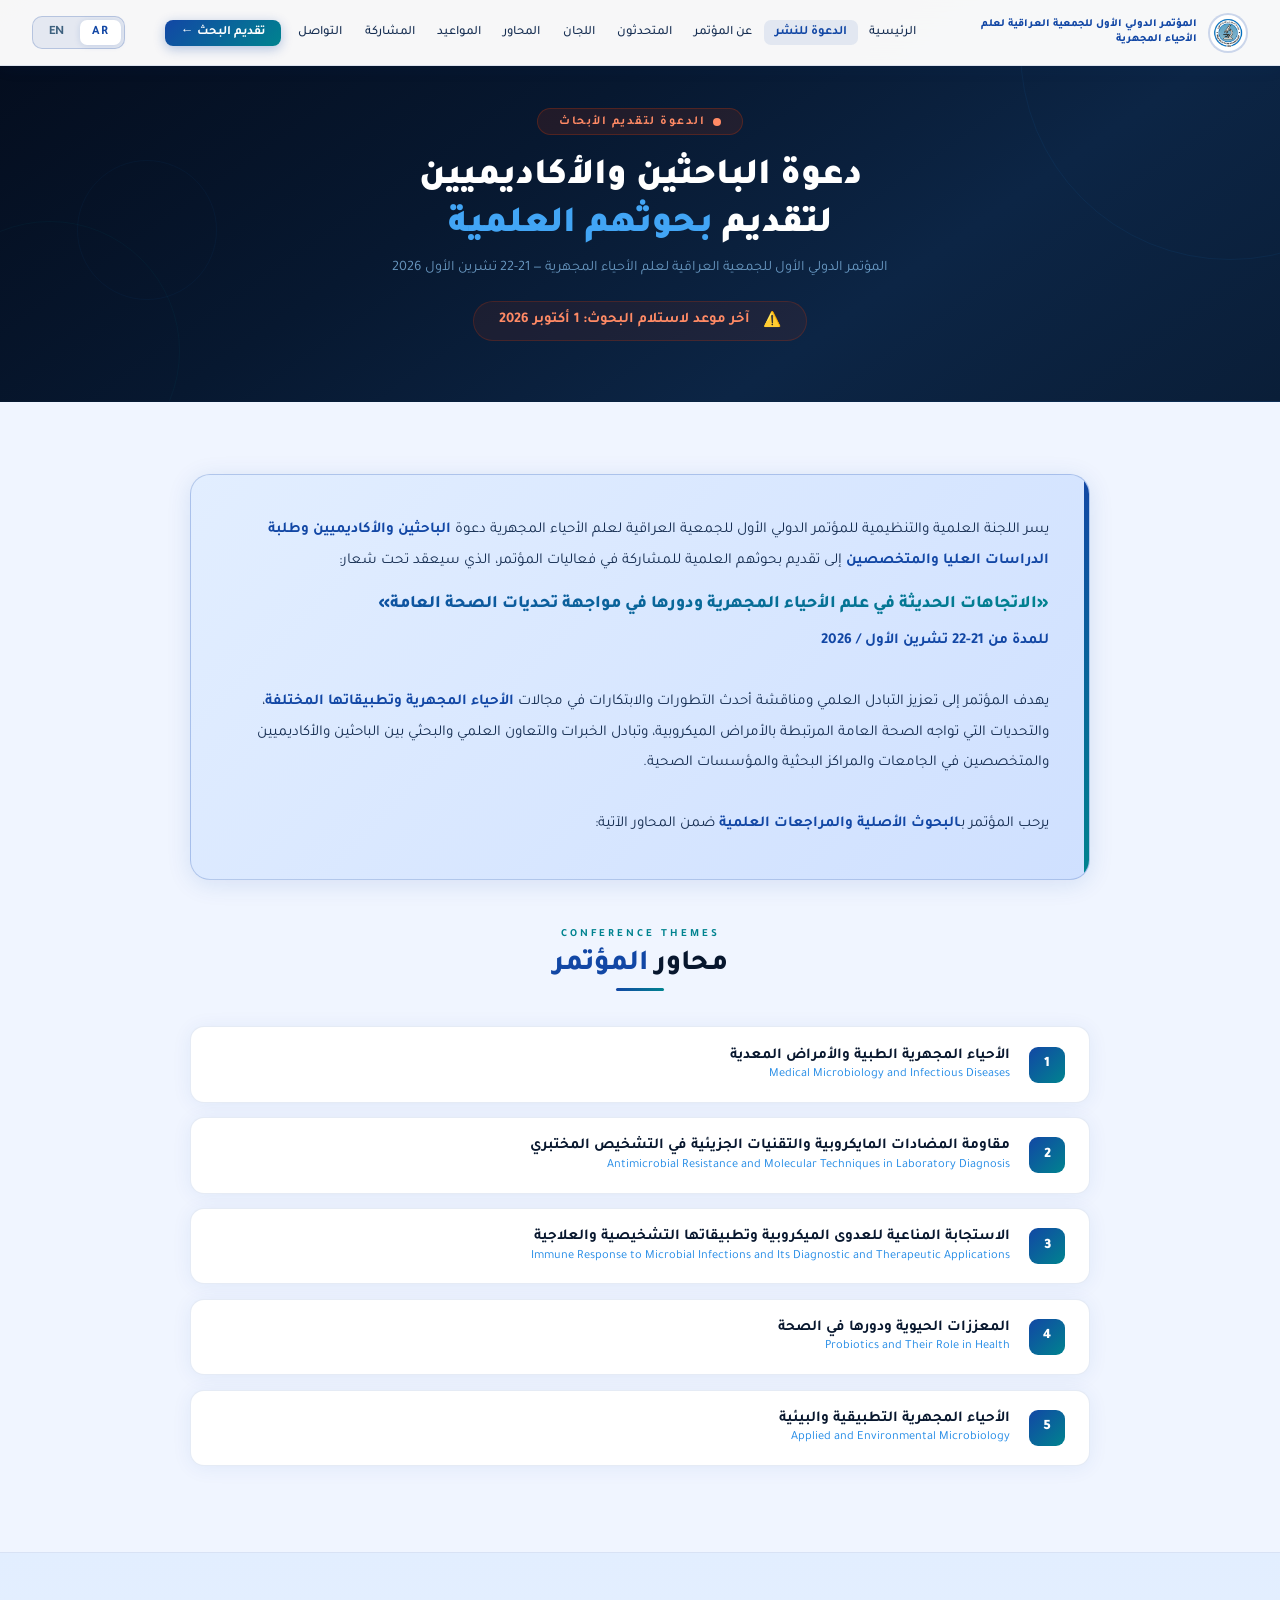
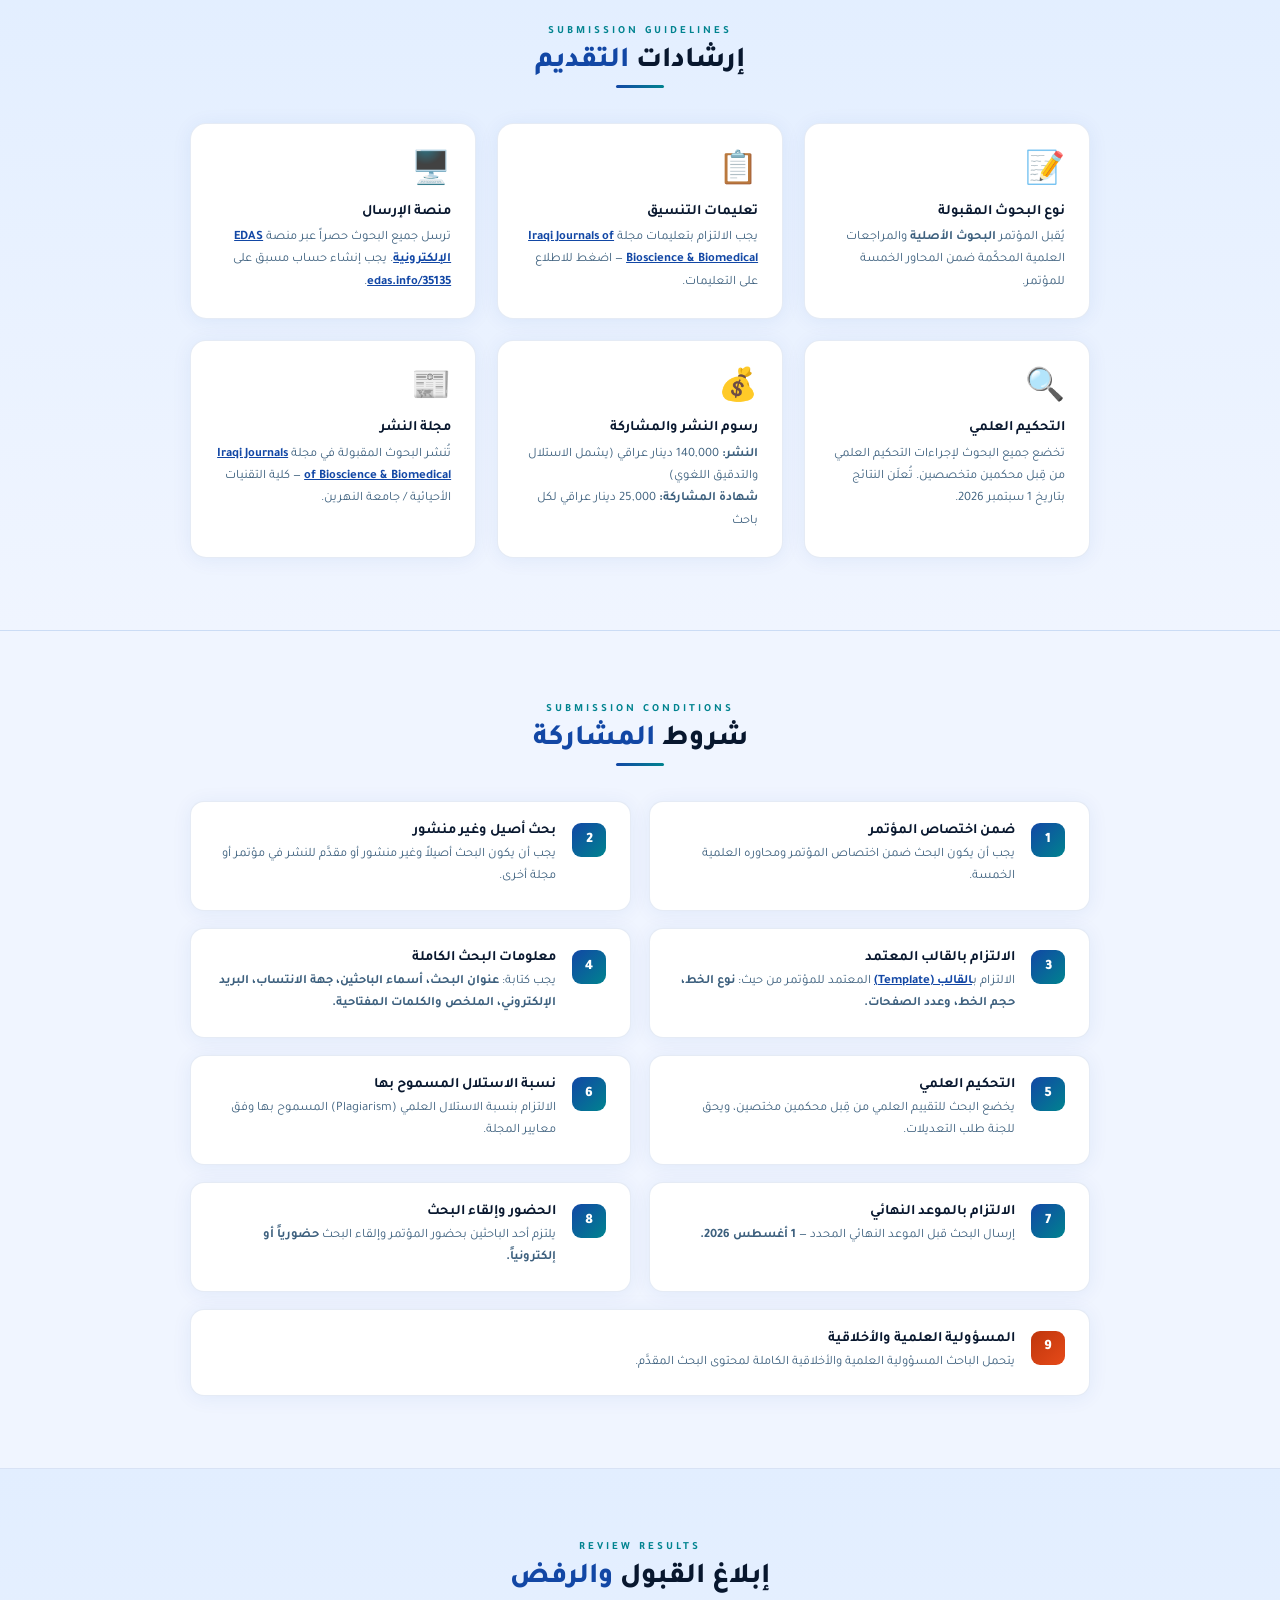
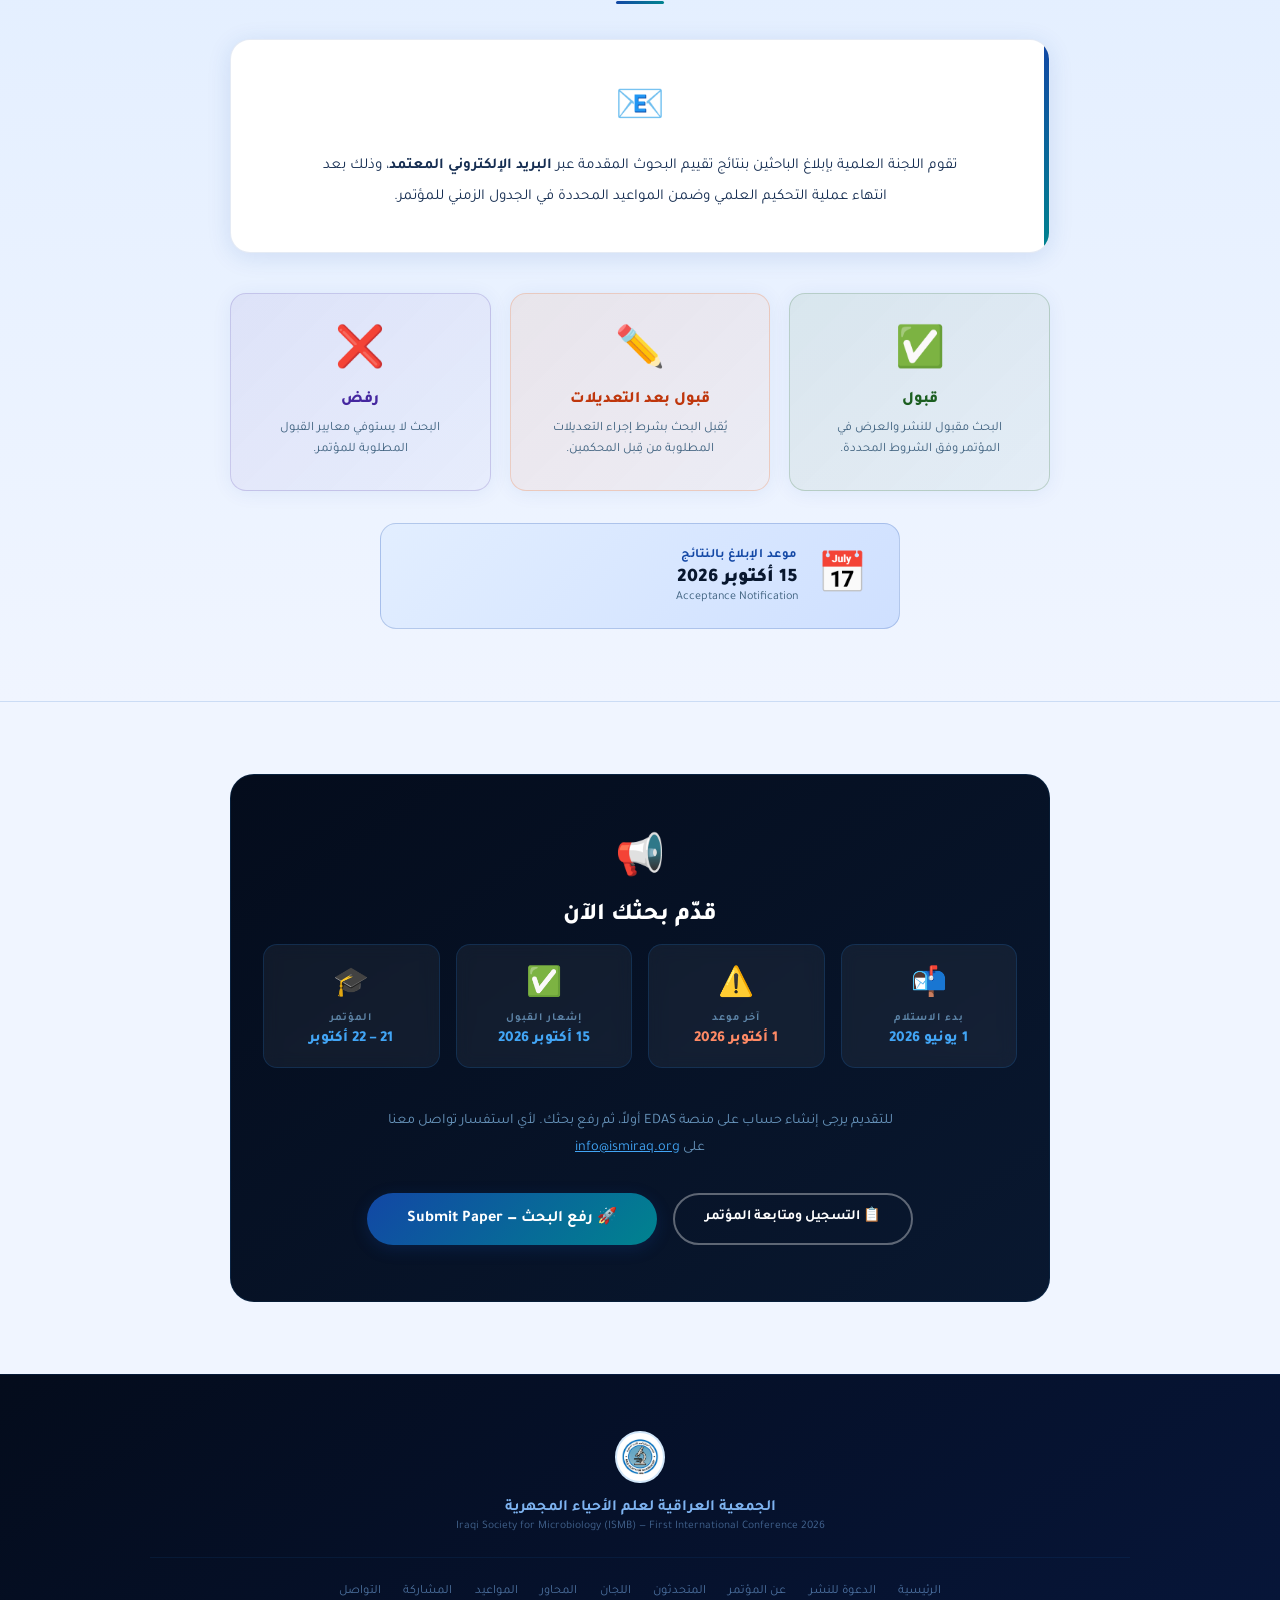
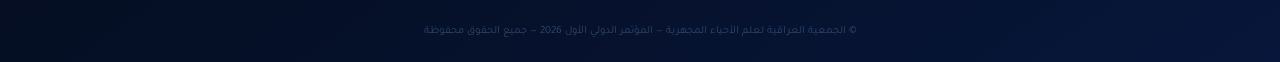
<file: call-for-papers.html>
<!DOCTYPE html>
<html dir="rtl" lang="ar">
<head>
<meta charset="UTF-8">
<meta name="viewport" content="width=device-width,initial-scale=1.0">
<title>الدعوة لتقديم الأبحاث — المؤتمر الدولي الأول للجمعية العراقية لعلم الأحياء المجهرية</title>
<link rel="stylesheet" href="assets/styles.css">
<style>

/* CFP HERO */
.cfp-hero{
  background:linear-gradient(145deg,#040c1c 0%,#071830 40%,#0c2545 70%,#0a1e38 100%);
  padding:108px 2rem 60px;text-align:center;
  position:relative;overflow:hidden;
  border-bottom:1px solid rgba(30,136,229,.1);
}
.cfp-rings{position:absolute;inset:0;pointer-events:none;}
.cfp-r1{position:absolute;top:-160px;right:-160px;width:420px;height:420px;border-radius:50%;border:1px solid rgba(30,136,229,.08);}
.cfp-r2{position:absolute;bottom:-80px;left:-80px;width:260px;height:260px;border-radius:50%;border:1px solid rgba(0,131,143,.07);}
.cfp-r3{position:absolute;top:40%;left:6%;width:140px;height:140px;border-radius:50%;border:1px solid rgba(30,136,229,.05);}
.cfp-content{position:relative;z-index:2;}
.cfp-badge{
  display:inline-flex;align-items:center;gap:.5rem;
  background:rgba(191,54,12,.14);border:1px solid rgba(191,54,12,.3);
  padding:.35rem 1.3rem;border-radius:50px;
  font-size:.76rem;color:#ff8a65;letter-spacing:1.5px;
  text-transform:uppercase;margin-bottom:1.2rem;font-weight:700;
}
.cfp-pulse{width:8px;height:8px;background:#ff8a65;border-radius:50%;animation:pulse 1.5s ease-in-out infinite;}
@keyframes pulse{0%,100%{transform:scale(1);opacity:1;}50%{transform:scale(1.4);opacity:.6;}}
.cfp-hero h1{font-size:clamp(1.5rem,3vw,2.3rem);font-weight:900;color:#fff;margin-bottom:.6rem;line-height:1.3;}
.cfp-hero h1 em{color:#42A5F5;font-style:normal;}
.cfp-hero .sub{font-size:.9rem;color:rgba(144,202,249,.7);max-width:600px;margin:0 auto 1.5rem;}
.cfp-deadline{
  display:inline-flex;align-items:center;gap:.8rem;
  background:rgba(191,54,12,.1);border:1px solid rgba(191,54,12,.25);
  padding:.55rem 1.6rem;border-radius:50px;
  font-size:.92rem;font-weight:700;color:#ff8a65;
}

/* INTRO CARD */
.intro-card{
  background:linear-gradient(135deg,var(--bg2),var(--bg3));
  border:1.5px solid var(--border2);border-radius:20px;
  padding:2.5rem;max-width:900px;margin:0 auto 3rem;
  box-shadow:var(--shadow-c);position:relative;overflow:hidden;
}
.intro-card::before{
  content:'';position:absolute;top:0;right:0;
  width:5px;height:100%;
  background:linear-gradient(180deg,var(--blue),var(--cyan));
}
.intro-text{font-size:.95rem;line-height:2;color:var(--text2);}
.intro-text strong{color:var(--blue);}
.intro-slogan{
  background:linear-gradient(135deg,var(--blue),var(--cyan));
  -webkit-background-clip:text;-webkit-text-fill-color:transparent;
  background-clip:text;font-size:1.1rem;font-weight:800;
  display:block;margin:1rem 0 .5rem;line-height:1.5;
}

/* THEMES LIST */
.themes-list{list-style:none;max-width:900px;margin:0 auto;}
.themes-list li{
  display:flex;align-items:flex-start;gap:1.2rem;
  background:var(--card);border:1.5px solid var(--border);
  border-radius:14px;padding:1.2rem 1.5rem;margin-bottom:.9rem;
  box-shadow:var(--shadow);transition:all .25s;
}
.themes-list li:hover{transform:translateX(-4px);border-color:var(--border2);box-shadow:var(--shadow-h);}
.th-badge{
  min-width:36px;height:36px;border-radius:9px;
  background:linear-gradient(135deg,var(--blue),var(--cyan));
  display:flex;align-items:center;justify-content:center;
  font-weight:900;color:#fff;font-size:.9rem;flex-shrink:0;
}
.th-content{}
.th-name{font-size:.95rem;font-weight:700;color:var(--text);}
.th-name-en{font-size:.78rem;color:var(--sky);margin-top:.15rem;}

/* INSTRUCTIONS GRID */
.instr-grid{display:grid;grid-template-columns:repeat(auto-fit,minmax(260px,1fr));gap:1.3rem;max-width:900px;margin:0 auto;}
.instr-card{
  background:var(--card);border:1.5px solid var(--border);
  border-radius:16px;padding:1.5rem;box-shadow:var(--shadow);
  transition:all .25s;
}
.instr-card:hover{transform:translateY(-3px);box-shadow:var(--shadow-h);}
.instr-icon{font-size:2rem;margin-bottom:.7rem;}
.instr-title{font-size:.9rem;font-weight:700;color:var(--text);margin-bottom:.4rem;}
.instr-desc{font-size:.8rem;color:var(--muted);line-height:1.75;}
.instr-desc a{color:var(--blue);font-weight:600;text-decoration:underline;}

/* CTA SECTION */
.cfp-cta{
  background:linear-gradient(145deg,#040c1c,#091830);
  border-radius:24px;padding:3.5rem 2rem;text-align:center;
  max-width:820px;margin:0 auto;
  border:1.5px solid rgba(30,136,229,.12);
}
.cfp-cta h2{font-size:1.5rem;font-weight:800;color:#fff;margin-bottom:.8rem;}
.cfp-cta p{color:rgba(144,202,249,.7);font-size:.9rem;margin-bottom:2rem;max-width:520px;margin-left:auto;margin-right:auto;line-height:1.85;}

/* DEADLINE BOXES */
.deadline-row{display:grid;grid-template-columns:repeat(auto-fit,minmax(170px,1fr));gap:1rem;max-width:780px;margin:0 auto 2.5rem;}
.dl-box{
  background:rgba(255,255,255,.05);border:1px solid rgba(30,136,229,.18);
  border-radius:14px;padding:1.2rem;text-align:center;backdrop-filter:blur(8px);
}
.dl-icon{font-size:1.8rem;margin-bottom:.5rem;}
.dl-label{font-size:.68rem;color:rgba(144,202,249,.6);text-transform:uppercase;letter-spacing:1px;margin-bottom:.3rem;font-weight:600;}
.dl-date{font-size:.95rem;font-weight:800;color:#42A5F5;}
.dl-date.warn{color:#ff8a65;}
</style>
</head>
<body>

<!-- NAV (will be updated by Python) -->
<nav><a href="index.html" class="nav-brand"><img src="assets/logo.png" alt="ISMB"><div class="nav-brand-text"><div class="t1"><span data-lang="ar">المؤتمر الدولي الأول للجمعية العراقية لعلم الأحياء المجهرية</span><span data-lang="en">The First International Conference of the Iraqi Society for Microbiology</span></div></div></a>
  <ul class="nav-links"><li><a href="index.html"><span data-lang="ar">الرئيسية</span><span data-lang="en">Home</span></a></li><li><a href="call-for-papers.html" class="active"><span data-lang="ar">الدعوة للنشر</span><span data-lang="en">Call for Papers</span></a></li><li><a href="about.html"><span data-lang="ar">عن المؤتمر</span><span data-lang="en">About</span></a></li><li><a href="speakers.html"><span data-lang="ar">المتحدثون</span><span data-lang="en">Speakers</span></a></li><li><a href="committees.html"><span data-lang="ar">اللجان</span><span data-lang="en">Committees</span></a></li><li><a href="themes.html"><span data-lang="ar">المحاور</span><span data-lang="en">Themes</span></a></li><li><a href="dates.html"><span data-lang="ar">المواعيد</span><span data-lang="en">Dates</span></a></li><li><a href="participation.html"><span data-lang="ar">المشاركة</span><span data-lang="en">Participate</span></a></li><li><a href="contact.html"><span data-lang="ar">التواصل</span><span data-lang="en">Contact</span></a></li><li><a href="https://edas.info/N35135" target="_blank" class="nav-cta"><span data-lang="ar">تقديم البحث ←</span><span data-lang="en">Submit Paper ←</span></a></li></ul>
  <div style="display:flex;align-items:center;gap:.7rem;"><div class="lang-toggle"><button class="lbtn" data-lang-btn="ar" onclick="setLang('ar')">AR</button><button class="lbtn" data-lang-btn="en" onclick="setLang('en')">EN</button></div><div class="hamburger" onclick="toggleMenu()"><span></span><span></span><span></span></div></div>
</nav>
<div class="mobile-menu" id="mM"><ul><li><a href="index.html"><span data-lang="ar">🏠 الرئيسية</span><span data-lang="en">🏠 Home</span></a></li><li><a href="call-for-papers.html"><span data-lang="ar">📢 الدعوة للنشر</span><span data-lang="en">📢 Call for Papers</span></a></li><li><a href="about.html"><span data-lang="ar">🔬 عن المؤتمر</span><span data-lang="en">🔬 About</span></a></li><li><a href="speakers.html"><span data-lang="ar">🎤 المتحدثون</span><span data-lang="en">🎤 Speakers</span></a></li><li><a href="committees.html"><span data-lang="ar">👥 اللجان</span><span data-lang="en">👥 Committees</span></a></li><li><a href="themes.html"><span data-lang="ar">📋 المحاور</span><span data-lang="en">📋 Themes</span></a></li><li><a href="dates.html"><span data-lang="ar">📅 المواعيد</span><span data-lang="en">📅 Dates</span></a></li><li><a href="participation.html"><span data-lang="ar">📝 المشاركة</span><span data-lang="en">📝 Participate</span></a></li><li><a href="contact.html"><span data-lang="ar">✉️ التواصل</span><span data-lang="en">✉️ Contact</span></a></li><li><a href="https://edas.info/35135" target="_blank">📋 <span data-lang="ar">التسجيل</span><span data-lang="en">Registration</span></a></li><li><a href="https://edas.info/N35135" target="_blank">🚀 <span data-lang="ar">رفع البحث</span><span data-lang="en">Submit Paper</span></a></li></ul></div>

<!-- ══ CFP HERO ══ -->
<div class="cfp-hero">
  <div class="cfp-rings"><div class="cfp-r1"></div><div class="cfp-r2"></div><div class="cfp-r3"></div></div>
  <div class="cfp-content">
    <div class="cfp-badge"><div class="cfp-pulse"></div> <span data-lang="ar">الدعوة لتقديم الأبحاث</span><span data-lang="en">Call for Papers</span></div>
    <h1>
      <span data-lang="ar">دعوة الباحثين والأكاديميين<br>لتقديم <em>بحوثهم العلمية</em></span>
      <span data-lang="en">Invitation to Researchers & Academics<br>to Submit Their <em>Scientific Papers</em></span>
    </h1>
    <p class="sub">
      <span data-lang="ar">المؤتمر الدولي الأول للجمعية العراقية لعلم الأحياء المجهرية — 21-22 تشرين الأول 2026</span>
      <span data-lang="en">The First International Conference of the Iraqi Society for Microbiology — October 21-22, 2026</span>
    </p>
    <div class="cfp-deadline">
      ⚠️ <span data-lang="ar">آخر موعد لاستلام البحوث: 1 أكتوبر 2026</span><span data-lang="en">Submission Deadline: October 1, 2026</span>
    </div>
  </div>
</div>

<!-- ══ INTRO ══ -->
<div class="section" style="max-width:1000px;">

  <!-- Arabic version -->
  <div data-lang="ar">
    <div class="intro-card">
      <div class="intro-text">
        يسر اللجنة العلمية والتنظيمية للمؤتمر الدولي الأول للجمعية العراقية لعلم الأحياء المجهرية
        دعوة <strong>الباحثين والأكاديميين وطلبة الدراسات العليا والمتخصصين</strong> إلى تقديم بحوثهم العلمية للمشاركة في فعاليات المؤتمر، الذي سيعقد تحت شعار:
        <span class="intro-slogan">
          «الاتجاهات الحديثة في علم الأحياء المجهرية ودورها في مواجهة تحديات الصحة العامة»
        </span>
        <strong>للمدة من 21-22 تشرين الأول / 2026</strong>
        <br><br>
        يهدف المؤتمر إلى تعزيز التبادل العلمي ومناقشة أحدث التطورات والابتكارات في مجالات
        <strong>الأحياء المجهرية وتطبيقاتها المختلفة</strong>، والتحديات التي تواجه الصحة العامة المرتبطة بالأمراض الميكروبية،
        وتبادل الخبرات والتعاون العلمي والبحثي بين الباحثين والأكاديميين والمتخصصين في الجامعات والمراكز البحثية والمؤسسات الصحية.
        <br><br>
        يرحب المؤتمر بـ<strong>البحوث الأصلية والمراجعات العلمية</strong> ضمن المحاور الآتية:
      </div>
    </div>
  </div>

  <!-- English version -->
  <div data-lang="en">
    <div class="intro-card">
      <div class="intro-text">
        The Scientific and Organizing Committee of <strong>The First International Conference of the Iraqi Society for Microbiology</strong>
        is pleased to invite researchers, academics, postgraduate students, and specialists to submit their scientific papers
        for participation in the conference activities. The conference aims to promote scientific exchange and discuss
        the latest developments and innovations in the fields of <strong>microbiology, biotechnology, and related medical sciences</strong>.
        <br><br>
        The conference will be held under the slogan:
        <span class="intro-slogan">
          "Modern Trends in Microbiology and Its Role in Addressing Public Health Challenges"
        </span>
        <strong>October 21 – 22, 2026</strong>
        <br><br>
        The conference welcomes <strong>original research articles and scientific review papers</strong> within the following themes:
      </div>
    </div>
  </div>

  <!-- ══ THEMES ══ -->
  <div class="section-label">CONFERENCE THEMES</div>
  <h2 class="section-title"><span data-lang="ar">محاور <em>المؤتمر</em></span><span data-lang="en">Conference <em>Themes</em></span></h2>
  <div class="section-line"></div>

  <ul class="themes-list">
    <li>
      <div class="th-badge">1</div>
      <div class="th-content">
        <div class="th-name"><span data-lang="ar">الأحياء المجهرية الطبية والأمراض المعدية</span><span data-lang="en">Medical Microbiology and Infectious Diseases</span></div>
        <div class="th-name-en"><span data-lang="ar">Medical Microbiology and Infectious Diseases</span><span data-lang="en">الأحياء المجهرية الطبية والأمراض المعدية</span></div>
      </div>
    </li>
    <li>
      <div class="th-badge">2</div>
      <div class="th-content">
        <div class="th-name"><span data-lang="ar">مقاومة المضادات المايكروبية والتقنيات الجزيئية في التشخيص المختبري</span><span data-lang="en">Antimicrobial Resistance and Molecular Techniques in Laboratory Diagnosis</span></div>
        <div class="th-name-en"><span data-lang="ar">Antimicrobial Resistance and Molecular Techniques in Laboratory Diagnosis</span><span data-lang="en">مقاومة المضادات المايكروبية والتقنيات الجزيئية في التشخيص المختبري</span></div>
      </div>
    </li>
    <li>
      <div class="th-badge">3</div>
      <div class="th-content">
        <div class="th-name"><span data-lang="ar">الاستجابة المناعية للعدوى الميكروبية وتطبيقاتها التشخيصية والعلاجية</span><span data-lang="en">Immune Response to Microbial Infections and Its Diagnostic and Therapeutic Applications</span></div>
        <div class="th-name-en"><span data-lang="ar">Immune Response to Microbial Infections and Its Diagnostic and Therapeutic Applications</span><span data-lang="en">الاستجابة المناعية للعدوى الميكروبية وتطبيقاتها التشخيصية والعلاجية</span></div>
      </div>
    </li>
    <li>
      <div class="th-badge">4</div>
      <div class="th-content">
        <div class="th-name"><span data-lang="ar">المعززات الحيوية ودورها في الصحة</span><span data-lang="en">Probiotics and Their Role in Health</span></div>
        <div class="th-name-en"><span data-lang="ar">Probiotics and Their Role in Health</span><span data-lang="en">المعززات الحيوية ودورها في الصحة</span></div>
      </div>
    </li>
    <li>
      <div class="th-badge">5</div>
      <div class="th-content">
        <div class="th-name"><span data-lang="ar">الأحياء المجهرية التطبيقية والبيئية</span><span data-lang="en">Applied and Environmental Microbiology</span></div>
        <div class="th-name-en"><span data-lang="ar">Applied and Environmental Microbiology</span><span data-lang="en">الأحياء المجهرية التطبيقية والبيئية</span></div>
      </div>
    </li>
  </ul>
</div>

<!-- ══ INSTRUCTIONS ══ -->
<div class="bg-alt" style="padding:4.5rem 2rem;">
  <div style="max-width:1000px;margin:0 auto;">
    <div class="section-label">SUBMISSION GUIDELINES</div>
    <h2 class="section-title"><span data-lang="ar">إرشادات <em>التقديم</em></span><span data-lang="en">Submission <em>Guidelines</em></span></h2>
    <div class="section-line"></div>

    <div class="instr-grid">
      <div class="instr-card">
        <div class="instr-icon">📝</div>
        <div class="instr-title"><span data-lang="ar">نوع البحوث المقبولة</span><span data-lang="en">Accepted Paper Types</span></div>
        <div class="instr-desc"><span data-lang="ar">يُقبل المؤتمر <strong>البحوث الأصلية</strong> والمراجعات العلمية المحكّمة ضمن المحاور الخمسة للمؤتمر.</span><span data-lang="en">The conference accepts <strong>original research articles</strong> and peer-reviewed scientific reviews within the five conference themes.</span></div>
      </div>
      <div class="instr-card">
        <div class="instr-icon">📋</div>
        <div class="instr-title"><span data-lang="ar">تعليمات التنسيق</span><span data-lang="en">Formatting Guidelines</span></div>
        <div class="instr-desc"><span data-lang="ar">يجب الالتزام بتعليمات مجلة <a href="https://ijbbuon.edu.iq/index.php/ijbb/AuthorGuidelines" target="_blank">Iraqi Journals of Bioscience &amp; Biomedical</a> — اضغط للاطلاع على التعليمات.</span><span data-lang="en">Authors must follow the guidelines of <a href="https://ijbbuon.edu.iq/index.php/ijbb/AuthorGuidelines" target="_blank">Iraqi Journals of Bioscience &amp; Biomedical</a> — click to view author guidelines.</span></div>
      </div>
      <div class="instr-card">
        <div class="instr-icon">🖥️</div>
        <div class="instr-title"><span data-lang="ar">منصة الإرسال</span><span data-lang="en">Submission Platform</span></div>
        <div class="instr-desc"><span data-lang="ar">ترسل جميع البحوث حصراً عبر منصة <a href="https://edas.info/N35135" target="_blank">EDAS الإلكترونية</a>. يجب إنشاء حساب مسبق على <a href="https://edas.info/35135" target="_blank">edas.info/35135</a>.</span><span data-lang="en">All papers must be submitted exclusively via <a href="https://edas.info/N35135" target="_blank">EDAS platform</a>. Create an account first at <a href="https://edas.info/35135" target="_blank">edas.info/35135</a>.</span></div>
      </div>
      <div class="instr-card">
        <div class="instr-icon">🔍</div>
        <div class="instr-title"><span data-lang="ar">التحكيم العلمي</span><span data-lang="en">Peer Review</span></div>
        <div class="instr-desc"><span data-lang="ar">تخضع جميع البحوث لإجراءات التحكيم العلمي من قِبل محكمين متخصصين. تُعلَن النتائج بتاريخ 1 سبتمبر 2026.</span><span data-lang="en">All papers undergo rigorous peer review by specialized reviewers. Results will be announced September 1, 2026.</span></div>
      </div>
      <div class="instr-card">
        <div class="instr-icon">💰</div>
        <div class="instr-title"><span data-lang="ar">رسوم النشر والمشاركة</span><span data-lang="en">Publication & Participation Fees</span></div>
        <div class="instr-desc"><span data-lang="ar"><strong>النشر:</strong> 140,000 دينار عراقي (يشمل الاستلال والتدقيق اللغوي)<br><strong>شهادة المشاركة:</strong> 25,000 دينار عراقي لكل باحث</span><span data-lang="en"><strong>Publication:</strong> 140,000 IQD (includes plagiarism check & language editing)<br><strong>Certificate:</strong> 25,000 IQD per researcher</span></div>
      </div>
      <div class="instr-card">
        <div class="instr-icon">📰</div>
        <div class="instr-title"><span data-lang="ar">مجلة النشر</span><span data-lang="en">Publication Journal</span></div>
        <div class="instr-desc"><span data-lang="ar">تُنشر البحوث المقبولة في مجلة <a href="https://ijbbuon.edu.iq/index.php/ijbb" target="_blank">Iraqi Journals of Bioscience &amp; Biomedical</a> — كلية التقنيات الأحيائية / جامعة النهرين.</span><span data-lang="en">Accepted papers will be published in <a href="https://ijbbuon.edu.iq/index.php/ijbb" target="_blank">Iraqi Journals of Bioscience &amp; Biomedical</a> — Faculty of Biotechnology / Al-Nahrain University.</span></div>
      </div>
    </div>
  </div>
</div>


<!-- ══ CONDITIONS ══ -->
<div class="section" style="max-width:1000px;">
  <div class="section-label">SUBMISSION CONDITIONS</div>
  <h2 class="section-title">
    <span data-lang="ar">شروط <em>المشاركة</em></span>
    <span data-lang="en">Participation <em>Conditions</em></span>
  </h2>
  <div class="section-line"></div>

  <div style="display:grid;grid-template-columns:1fr 1fr;gap:1.1rem;max-width:900px;margin:0 auto;" id="cond-grid">

    <div class="cond-card">
      <div class="cond-num">1</div>
      <div class="cond-body">
        <div class="cond-title">
          <span data-lang="ar">ضمن اختصاص المؤتمر</span>
          <span data-lang="en">Within Conference Scope</span>
        </div>
        <div class="cond-desc">
          <span data-lang="ar">يجب أن يكون البحث ضمن اختصاص المؤتمر ومحاوره العلمية الخمسة.</span>
          <span data-lang="en">The paper must fall within the conference scope and one of its five scientific themes.</span>
        </div>
      </div>
    </div>

    <div class="cond-card">
      <div class="cond-num">2</div>
      <div class="cond-body">
        <div class="cond-title">
          <span data-lang="ar">بحث أصيل وغير منشور</span>
          <span data-lang="en">Original & Unpublished</span>
        </div>
        <div class="cond-desc">
          <span data-lang="ar">يجب أن يكون البحث أصيلاً وغير منشور أو مقدَّم للنشر في مؤتمر أو مجلة أخرى.</span>
          <span data-lang="en">The paper must be original and not previously published or submitted to another conference or journal.</span>
        </div>
      </div>
    </div>

    <div class="cond-card">
      <div class="cond-num">3</div>
      <div class="cond-body">
        <div class="cond-title">
          <span data-lang="ar">الالتزام بالقالب المعتمد</span>
          <span data-lang="en">Approved Template</span>
        </div>
        <div class="cond-desc">
          <span data-lang="ar">الالتزام بـ<a href="https://ijbbuon.edu.iq/index.php/ijbb/AuthorGuidelines" target="_blank">القالب (Template)</a> المعتمد للمؤتمر من حيث: <strong>نوع الخط، حجم الخط، وعدد الصفحات.</strong></span>
          <span data-lang="en">Strictly follow the <a href="https://ijbbuon.edu.iq/index.php/ijbb/AuthorGuidelines" target="_blank">approved conference template</a> regarding: <strong>font type, font size, and number of pages.</strong></span>
        </div>
      </div>
    </div>

    <div class="cond-card">
      <div class="cond-num">4</div>
      <div class="cond-body">
        <div class="cond-title">
          <span data-lang="ar">معلومات البحث الكاملة</span>
          <span data-lang="en">Complete Paper Information</span>
        </div>
        <div class="cond-desc">
          <span data-lang="ar">يجب كتابة: <strong>عنوان البحث، أسماء الباحثين، جهة الانتساب، البريد الإلكتروني، الملخص والكلمات المفتاحية.</strong></span>
          <span data-lang="en">Must include: <strong>paper title, authors' names, affiliation, email address, abstract and keywords.</strong></span>
        </div>
      </div>
    </div>

    <div class="cond-card">
      <div class="cond-num">5</div>
      <div class="cond-body">
        <div class="cond-title">
          <span data-lang="ar">التحكيم العلمي</span>
          <span data-lang="en">Scientific Peer Review</span>
        </div>
        <div class="cond-desc">
          <span data-lang="ar">يخضع البحث للتقييم العلمي من قِبل محكمين مختصين، ويحق للجنة طلب التعديلات.</span>
          <span data-lang="en">The paper will be evaluated by specialized reviewers. The committee reserves the right to request revisions.</span>
        </div>
      </div>
    </div>

    <div class="cond-card">
      <div class="cond-num">6</div>
      <div class="cond-body">
        <div class="cond-title">
          <span data-lang="ar">نسبة الاستلال المسموح بها</span>
          <span data-lang="en">Plagiarism Limit</span>
        </div>
        <div class="cond-desc">
          <span data-lang="ar">الالتزام بنسبة الاستلال العلمي (Plagiarism) المسموح بها وفق معايير المجلة.</span>
          <span data-lang="en">Authors must comply with the acceptable plagiarism percentage as per the journal standards.</span>
        </div>
      </div>
    </div>

    <div class="cond-card">
      <div class="cond-num">7</div>
      <div class="cond-body">
        <div class="cond-title">
          <span data-lang="ar">الالتزام بالموعد النهائي</span>
          <span data-lang="en">Submission Before Deadline</span>
        </div>
        <div class="cond-desc">
          <span data-lang="ar">إرسال البحث قبل الموعد النهائي المحدد — <strong>1 أغسطس 2026.</strong></span>
          <span data-lang="en">Papers must be submitted before the deadline — <strong>August 1, 2026.</strong></span>
        </div>
      </div>
    </div>

    <div class="cond-card">
      <div class="cond-num">8</div>
      <div class="cond-body">
        <div class="cond-title">
          <span data-lang="ar">الحضور وإلقاء البحث</span>
          <span data-lang="en">Attendance & Presentation</span>
        </div>
        <div class="cond-desc">
          <span data-lang="ar">يلتزم أحد الباحثين بحضور المؤتمر وإلقاء البحث <strong>حضورياً أو إلكترونياً.</strong></span>
          <span data-lang="en">At least one author must attend the conference and present the paper <strong>in-person or online.</strong></span>
        </div>
      </div>
    </div>

    <div class="cond-card" style="grid-column:1/-1;">
      <div class="cond-num" style="background:linear-gradient(135deg,#bf360c,#e64a19);">9</div>
      <div class="cond-body">
        <div class="cond-title">
          <span data-lang="ar">المسؤولية العلمية والأخلاقية</span>
          <span data-lang="en">Scientific & Ethical Responsibility</span>
        </div>
        <div class="cond-desc">
          <span data-lang="ar">يتحمل الباحث المسؤولية العلمية والأخلاقية الكاملة لمحتوى البحث المقدَّم.</span>
          <span data-lang="en">The author bears full scientific and ethical responsibility for the content of the submitted paper.</span>
        </div>
      </div>
    </div>

  </div>
  <style>
  .cond-card{background:var(--card);border:1.5px solid var(--border);border-radius:14px;padding:1.3rem 1.5rem;display:flex;gap:1rem;align-items:flex-start;box-shadow:var(--shadow);transition:all .25s;}
  .cond-card:hover{transform:translateY(-3px);box-shadow:var(--shadow-h);border-color:var(--border2);}
  .cond-num{min-width:34px;height:34px;border-radius:9px;background:linear-gradient(135deg,var(--blue),var(--cyan));display:flex;align-items:center;justify-content:center;font-weight:900;color:#fff;font-size:.9rem;flex-shrink:0;}
  .cond-title{font-size:.9rem;font-weight:700;color:var(--text);margin-bottom:.25rem;}
  .cond-desc{font-size:.8rem;color:var(--muted);line-height:1.75;}
  .cond-desc a{color:var(--blue);font-weight:600;text-decoration:underline;}
  @media(max-width:640px){#cond-grid{grid-template-columns:1fr!important;}.cond-card[style*="grid-column"]{grid-column:unset!important;}}
  </style>
</div>

<!-- ══ ACCEPTANCE NOTIFICATION ══ -->
<div class="bg-alt" style="padding:4.5rem 2rem;">
  <div style="max-width:900px;margin:0 auto;">
    <div class="section-label">REVIEW RESULTS</div>
    <h2 class="section-title">
      <span data-lang="ar">إبلاغ القبول <em>والرفض</em></span>
      <span data-lang="en">Acceptance & <em>Rejection</em> Notification</span>
    </h2>
    <div class="section-line"></div>

    <!-- Main notice box -->
    <div style="
      background:var(--card);border:1.5px solid var(--border);
      border-radius:20px;padding:2.5rem;
      box-shadow:var(--shadow-c);max-width:820px;margin:0 auto 2.5rem;
      position:relative;overflow:hidden;
    ">
      <div style="position:absolute;top:0;right:0;width:5px;height:100%;background:linear-gradient(180deg,var(--blue),var(--cyan));"></div>
      <div style="font-size:2.5rem;margin-bottom:1rem;text-align:center;">📧</div>
      <p style="font-size:.95rem;line-height:2;color:var(--text2);text-align:center;max-width:650px;margin:0 auto;">
        <span data-lang="ar">
          تقوم اللجنة العلمية بإبلاغ الباحثين بنتائج تقييم البحوث المقدمة عبر
          <strong>البريد الإلكتروني المعتمد</strong>، وذلك بعد انتهاء عملية التحكيم العلمي
          وضمن المواعيد المحددة في الجدول الزمني للمؤتمر.
        </span>
        <span data-lang="en">
          The Scientific Committee will notify authors of the evaluation results for submitted papers
          via <strong>their registered email address</strong>, after the completion of the
          scientific peer review process and within the deadlines specified in the conference timeline.
        </span>
      </p>
    </div>

    <!-- Three result types -->
    <div style="display:grid;grid-template-columns:repeat(auto-fit,minmax(220px,1fr));gap:1.2rem;max-width:820px;margin:0 auto;">

      <div style="
        background:linear-gradient(135deg,rgba(27,94,32,.08),rgba(27,94,32,.04));
        border:1.5px solid rgba(27,94,32,.2);
        border-radius:16px;padding:1.8rem;text-align:center;
        box-shadow:var(--shadow);transition:all .25s;
      " onmouseover="this.style.transform='translateY(-4px)'" onmouseout="this.style.transform=''">
        <div style="font-size:2.5rem;margin-bottom:.8rem;">✅</div>
        <div style="font-size:1rem;font-weight:800;color:#1b5e20;margin-bottom:.5rem;">
          <span data-lang="ar">قبول</span>
          <span data-lang="en">Accepted</span>
        </div>
        <div style="font-size:.8rem;color:var(--muted);line-height:1.7;">
          <span data-lang="ar">البحث مقبول للنشر والعرض في المؤتمر وفق الشروط المحددة.</span>
          <span data-lang="en">Paper accepted for publication and presentation at the conference.</span>
        </div>
      </div>

      <div style="
        background:linear-gradient(135deg,rgba(230,81,0,.08),rgba(230,81,0,.04));
        border:1.5px solid rgba(230,81,0,.2);
        border-radius:16px;padding:1.8rem;text-align:center;
        box-shadow:var(--shadow);transition:all .25s;
      " onmouseover="this.style.transform='translateY(-4px)'" onmouseout="this.style.transform=''">
        <div style="font-size:2.5rem;margin-bottom:.8rem;">✏️</div>
        <div style="font-size:1rem;font-weight:800;color:#bf360c;margin-bottom:.5rem;">
          <span data-lang="ar">قبول بعد التعديلات</span>
          <span data-lang="en">Accepted with Revisions</span>
        </div>
        <div style="font-size:.8rem;color:var(--muted);line-height:1.7;">
          <span data-lang="ar">يُقبل البحث بشرط إجراء التعديلات المطلوبة من قِبل المحكمين.</span>
          <span data-lang="en">Paper accepted pending required revisions by the reviewers.</span>
        </div>
      </div>

      <div style="
        background:linear-gradient(135deg,rgba(69,39,160,.07),rgba(69,39,160,.03));
        border:1.5px solid rgba(69,39,160,.18);
        border-radius:16px;padding:1.8rem;text-align:center;
        box-shadow:var(--shadow);transition:all .25s;
      " onmouseover="this.style.transform='translateY(-4px)'" onmouseout="this.style.transform=''">
        <div style="font-size:2.5rem;margin-bottom:.8rem;">❌</div>
        <div style="font-size:1rem;font-weight:800;color:#4527a0;margin-bottom:.5rem;">
          <span data-lang="ar">رفض</span>
          <span data-lang="en">Rejected</span>
        </div>
        <div style="font-size:.8rem;color:var(--muted);line-height:1.7;">
          <span data-lang="ar">البحث لا يستوفي معايير القبول المطلوبة للمؤتمر.</span>
          <span data-lang="en">Paper does not meet the required conference acceptance criteria.</span>
        </div>
      </div>

    </div>

    <!-- Notification date box -->
    <div style="
      background:linear-gradient(135deg,var(--bg2),var(--bg3));
      border:1.5px solid var(--border2);border-radius:16px;
      padding:1.5rem 2rem;max-width:520px;margin:2rem auto 0;
      display:flex;align-items:center;gap:1.2rem;text-align:right;
    ">
      <div style="font-size:2.5rem;flex-shrink:0;">📅</div>
      <div>
        <div style="font-size:.8rem;font-weight:700;color:var(--blue);margin-bottom:.2rem;text-transform:uppercase;letter-spacing:.5px;">
          <span data-lang="ar">موعد الإبلاغ بالنتائج</span>
          <span data-lang="en">Notification Date</span>
        </div>
        <div style="font-size:1.2rem;font-weight:900;color:var(--text);">
          <span data-lang="ar">15 أكتوبر 2026</span>
          <span data-lang="en">October 15, 2026</span>
        </div>
        <div style="font-size:.76rem;color:var(--muted);">Acceptance Notification</div>
      </div>
    </div>

  </div>
</div>

<!-- ══ CTA ══ -->
<div style="padding:4.5rem 2rem;">
  <div class="cfp-cta">
    <div style="font-size:2.5rem;margin-bottom:1rem;">📢</div>
    <h2>
      <span data-lang="ar">قدّم بحثك الآن</span>
      <span data-lang="en">Submit Your Paper Now</span>
    </h2>

    <!-- Deadline boxes -->
    <div class="deadline-row">
      <div class="dl-box">
        <div class="dl-icon">📬</div>
        <div class="dl-label"><span data-lang="ar">بدء الاستلام</span><span data-lang="en">Opens</span></div>
        <div class="dl-date"><span data-lang="ar">1 يونيو 2026</span><span data-lang="en">June 1, 2026</span></div>
      </div>
      <div class="dl-box">
        <div class="dl-icon">⚠️</div>
        <div class="dl-label"><span data-lang="ar">آخر موعد</span><span data-lang="en">Deadline</span></div>
        <div class="dl-date warn"><span data-lang="ar">1 أكتوبر 2026</span><span data-lang="en">October 1, 2026</span></div>
      </div>
      <div class="dl-box">
        <div class="dl-icon">✅</div>
        <div class="dl-label"><span data-lang="ar">إشعار القبول</span><span data-lang="en">Notification</span></div>
        <div class="dl-date"><span data-lang="ar">15 أكتوبر 2026</span><span data-lang="en">October 15, 2026</span></div>
      </div>
      <div class="dl-box">
        <div class="dl-icon">🎓</div>
        <div class="dl-label"><span data-lang="ar">المؤتمر</span><span data-lang="en">Conference</span></div>
        <div class="dl-date"><span data-lang="ar">21 – 22 أكتوبر</span><span data-lang="en">Oct 21 – 22</span></div>
      </div>
    </div>

    <p>
      <span data-lang="ar">للتقديم يرجى إنشاء حساب على منصة EDAS أولاً، ثم رفع بحثك. لأي استفسار تواصل معنا على <a href="mailto:info@ismiraq.org" style="color:#42A5F5;text-decoration:underline;">info@ismiraq.org</a></span>
      <span data-lang="en">To submit, please create an account on EDAS platform first, then upload your paper. For inquiries contact us at <a href="mailto:info@ismiraq.org" style="color:#42A5F5;text-decoration:underline;">info@ismiraq.org</a></span>
    </p>
    <div style="display:flex;gap:1rem;justify-content:center;flex-wrap:wrap;">
      <a href="https://edas.info/35135" target="_blank" class="btn btn-outline-white">
        <span data-lang="ar">📋 التسجيل ومتابعة المؤتمر</span>
        <span data-lang="en">📋 Conference Registration</span>
      </a>
      <a href="https://edas.info/N35135" target="_blank" class="btn btn-primary" style="font-size:1rem;padding:.9rem 2.5rem;">
        <span data-lang="ar">🚀 رفع البحث — Submit Paper</span>
        <span data-lang="en">🚀 Submit Your Paper</span>
      </a>
    </div>
  </div>
</div>

<footer><div class="footer-inner"><div class="footer-logo"><img src="assets/logo.png" alt="ISMB"></div>
  <div class="footer-name"><span data-lang="ar">الجمعية العراقية لعلم الأحياء المجهرية</span><span data-lang="en">Iraqi Society for Microbiology</span></div>
  <div class="footer-sub">Iraqi Society for Microbiology (ISMB) — First International Conference 2026</div>
  <div class="footer-divider"></div>
  <ul class="footer-links">
    <li><a href="index.html"><span data-lang="ar">الرئيسية</span><span data-lang="en">Home</span></a></li>
    <li><a href="call-for-papers.html"><span data-lang="ar">الدعوة للنشر</span><span data-lang="en">Call for Papers</span></a></li>
    <li><a href="about.html"><span data-lang="ar">عن المؤتمر</span><span data-lang="en">About</span></a></li>
    <li><a href="speakers.html"><span data-lang="ar">المتحدثون</span><span data-lang="en">Speakers</span></a></li>
    <li><a href="committees.html"><span data-lang="ar">اللجان</span><span data-lang="en">Committees</span></a></li>
    <li><a href="themes.html"><span data-lang="ar">المحاور</span><span data-lang="en">Themes</span></a></li>
    <li><a href="dates.html"><span data-lang="ar">المواعيد</span><span data-lang="en">Dates</span></a></li>
    <li><a href="participation.html"><span data-lang="ar">المشاركة</span><span data-lang="en">Participate</span></a></li>
    <li><a href="contact.html"><span data-lang="ar">التواصل</span><span data-lang="en">Contact</span></a></li>
  </ul>
  <div class="footer-copy">© <span data-lang="ar">الجمعية العراقية لعلم الأحياء المجهرية — المؤتمر الدولي الأول 2026 — جميع الحقوق محفوظة</span><span data-lang="en">Iraqi Society for Microbiology — First International Conference 2026 — All Rights Reserved</span></div>
</div></footer>

<script src="assets/lang.js"></script>
<script>function toggleMenu(){document.getElementById('mM').classList.toggle('open');}</script>
</body>
</html>
</file>
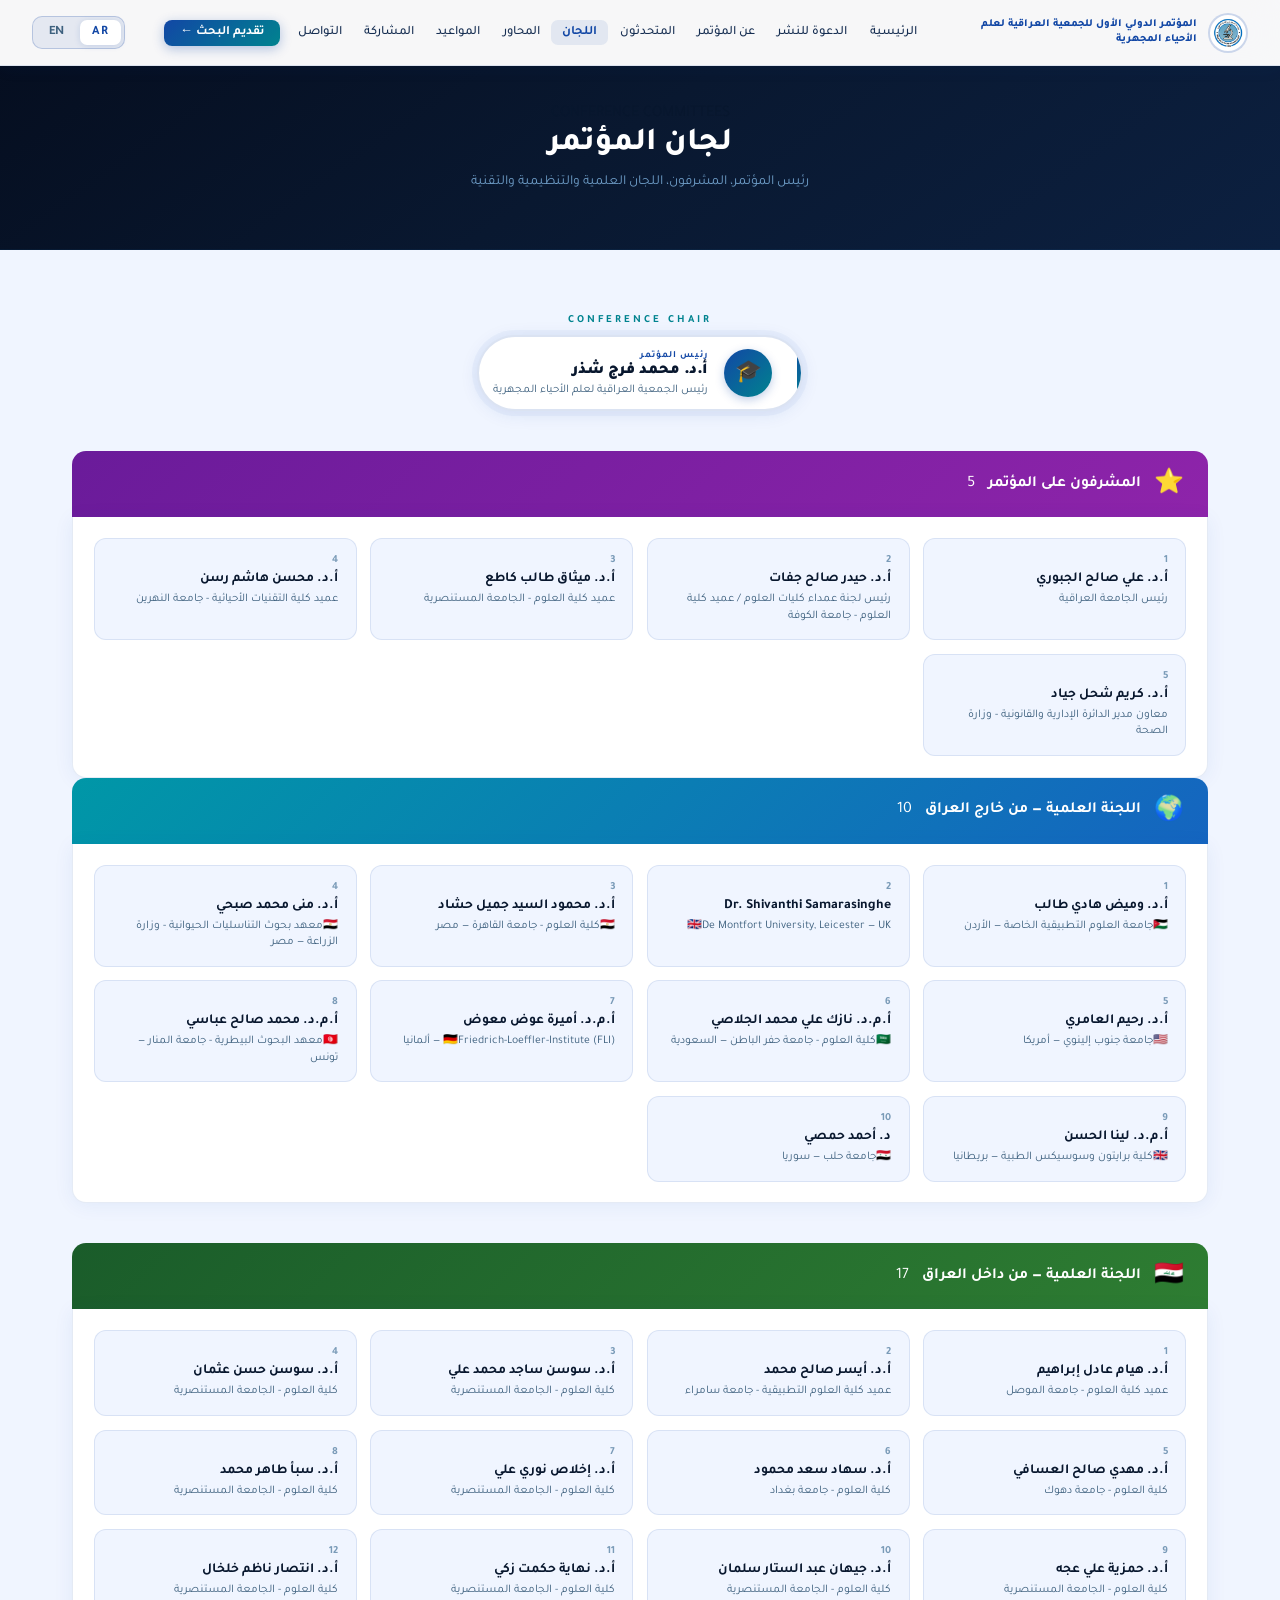
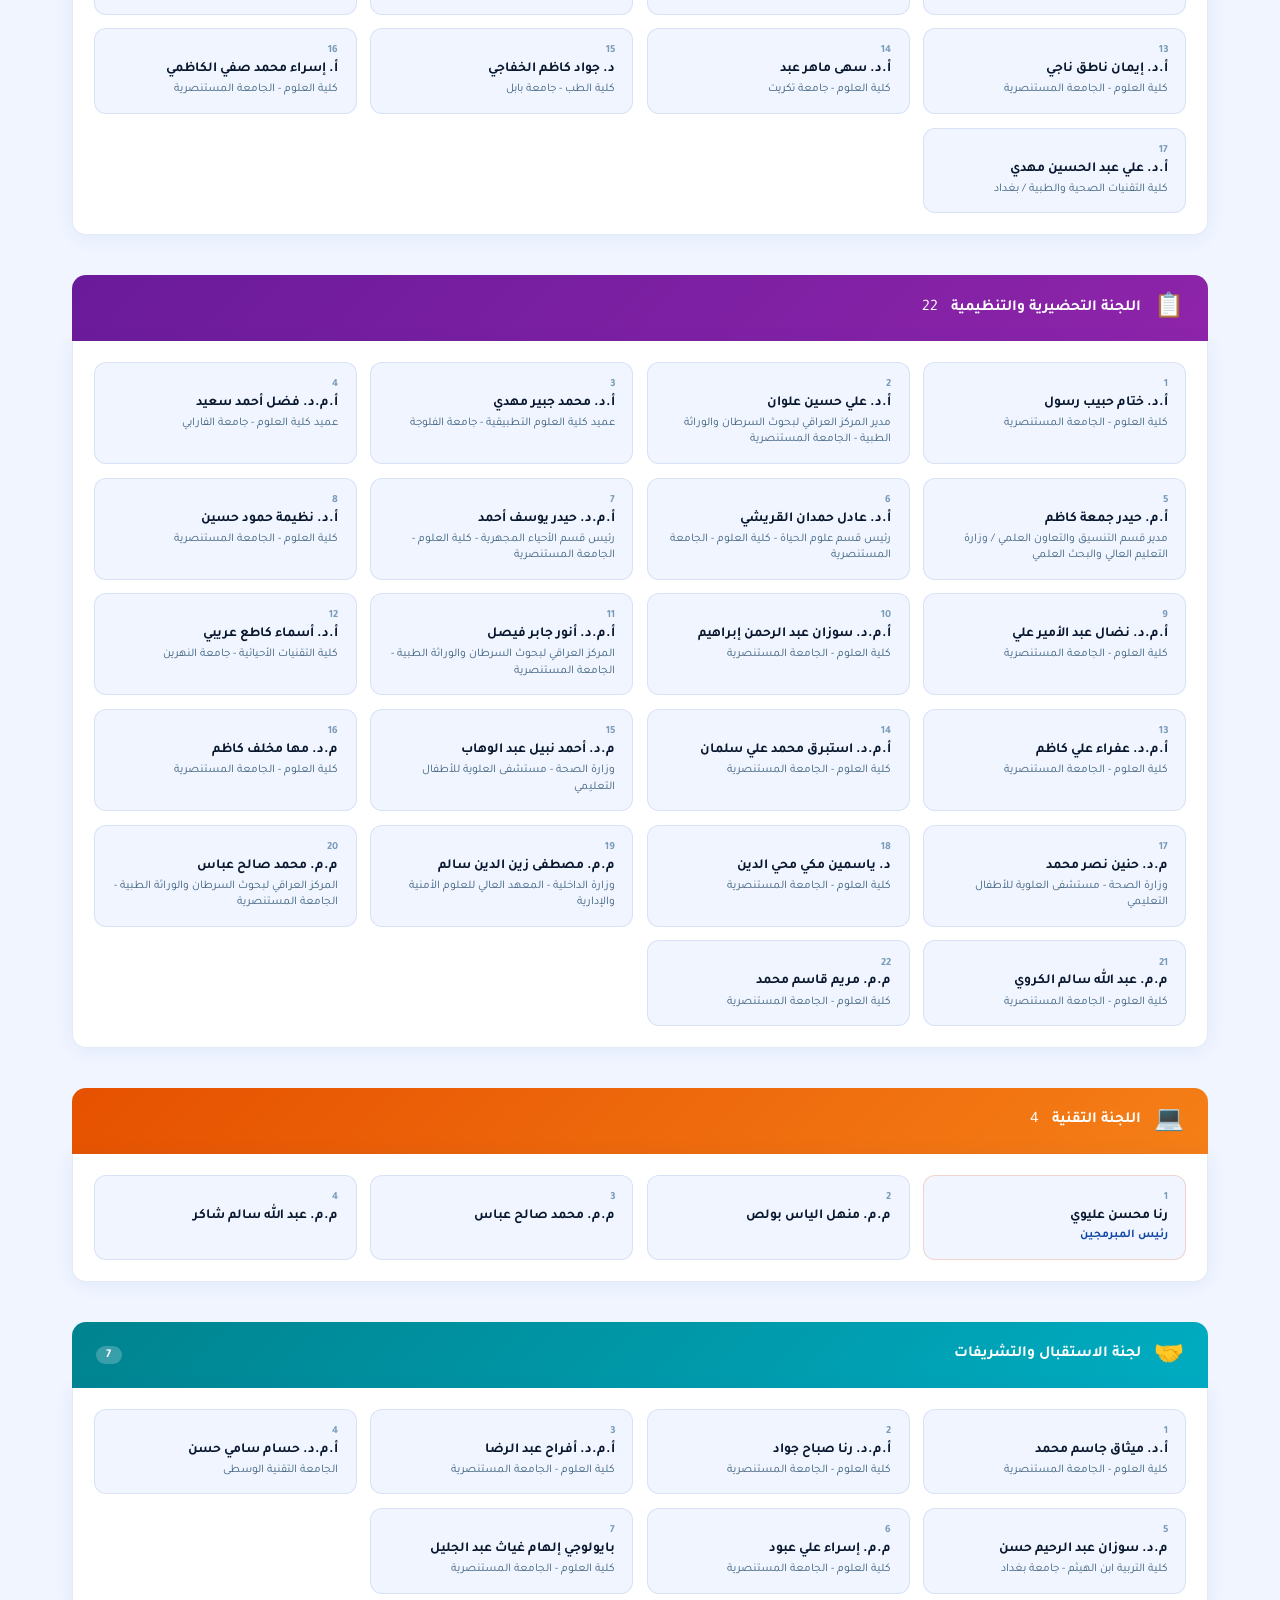
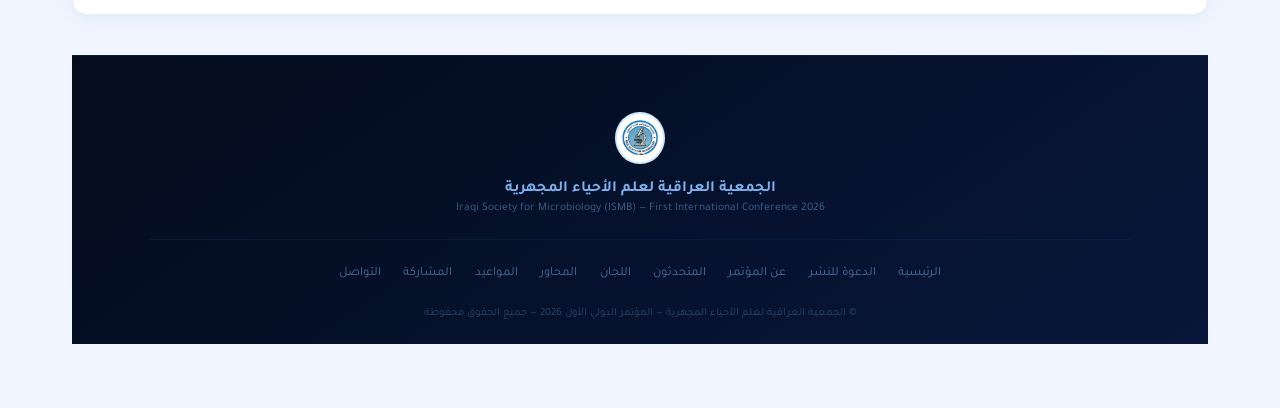
<file: committees.html>
<!DOCTYPE html>
<html dir="rtl" lang="ar">
<head>
<meta charset="UTF-8"><meta name="viewport" content="width=device-width, initial-scale=1.0">
<title>اللجان — المؤتمر الدولي الأول للجمعية العراقية لعلم الأحياء المجهرية</title>
<link rel="stylesheet" href="assets/styles.css">
</head>
<body>
<nav><a href="index.html" class="nav-brand"><img src="assets/logo.png" alt="ISMB"><div class="nav-brand-text"><div class="t1"><span data-lang="ar">المؤتمر الدولي الأول للجمعية العراقية لعلم الأحياء المجهرية</span><span data-lang="en">The First International Conference of the Iraqi Society for Microbiology</span></div></div></a><ul class="nav-links"><li><a href="index.html"><span data-lang="ar">الرئيسية</span><span data-lang="en">Home</span></a></li><li><a href="call-for-papers.html"><span data-lang="ar">الدعوة للنشر</span><span data-lang="en">Call for Papers</span></a></li><li><a href="about.html"><span data-lang="ar">عن المؤتمر</span><span data-lang="en">About</span></a></li><li><a href="speakers.html"><span data-lang="ar">المتحدثون</span><span data-lang="en">Speakers</span></a></li><li><a href="committees.html" class="active"><span data-lang="ar">اللجان</span><span data-lang="en">Committees</span></a></li><li><a href="themes.html"><span data-lang="ar">المحاور</span><span data-lang="en">Themes</span></a></li><li><a href="dates.html"><span data-lang="ar">المواعيد</span><span data-lang="en">Dates</span></a></li><li><a href="participation.html"><span data-lang="ar">المشاركة</span><span data-lang="en">Participate</span></a></li><li><a href="contact.html"><span data-lang="ar">التواصل</span><span data-lang="en">Contact</span></a></li><li><a href="https://edas.info/N35135" target="_blank" class="nav-cta"><span data-lang="ar">تقديم البحث ←</span><span data-lang="en">Submit Paper ←</span></a></li></ul><div style="display:flex;align-items:center;gap:.7rem;"><div class="lang-toggle"><button class="lbtn" data-lang-btn="ar" onclick="setLang('ar')">AR</button><button class="lbtn" data-lang-btn="en" onclick="setLang('en')">EN</button></div><div class="hamburger" onclick="toggleMenu()"><span></span><span></span><span></span></div></div></nav><div class="mobile-menu" id="mM"><ul><li><a href="index.html"><span data-lang="ar">الرئيسية</span><span data-lang="en">Home</span></a></li><li><a href="call-for-papers.html"><span data-lang="ar">الدعوة للنشر</span><span data-lang="en">Call for Papers</span></a></li><li><a href="about.html"><span data-lang="ar">عن المؤتمر</span><span data-lang="en">About</span></a></li><li><a href="speakers.html"><span data-lang="ar">المتحدثون</span><span data-lang="en">Speakers</span></a></li><li><a href="committees.html"><span data-lang="ar">اللجان</span><span data-lang="en">Committees</span></a></li><li><a href="themes.html"><span data-lang="ar">المحاور</span><span data-lang="en">Themes</span></a></li><li><a href="dates.html"><span data-lang="ar">المواعيد</span><span data-lang="en">Dates</span></a></li><li><a href="participation.html"><span data-lang="ar">المشاركة</span><span data-lang="en">Participate</span></a></li><li><a href="contact.html"><span data-lang="ar">التواصل</span><span data-lang="en">Contact</span></a></li><li><a href="https://edas.info/35135" target="_blank">📋 <span data-lang="ar">التسجيل</span><span data-lang="en">Registration</span></a></li><li><a href="https://edas.info/N35135" target="_blank">🚀 <span data-lang="ar">رفع البحث</span><span data-lang="en">Submit Paper</span></a></li></ul></div>

<!-- HERO -->
<div data-lang="ar"><div class="page-hero">
  <div class="page-hero-badge">CONFERENCE COMMITTEES</div>
  <h1>لجان <span>المؤتمر</span></h1>
  <p>رئيس المؤتمر، المشرفون، اللجان العلمية والتنظيمية والتقنية</p>
</div></div>
<div data-lang="en"><div class="page-hero">
  <div class="page-hero-badge">CONFERENCE COMMITTEES</div>
  <h1>Conference <span>Committees</span></h1>
  <p>Conference Chair, Supervisors, Scientific, Organizing, and Technical Committees</p>
</div></div>

<div style="padding:4rem 2rem;max-width:1200px;margin:0 auto;">

<!-- ══ CHAIR ══ -->
<div style="text-align:center;margin-bottom:2.5rem;">

  <!-- label -->
  <div style="font-size:.68rem;letter-spacing:3px;color:var(--cyan);text-transform:uppercase;font-weight:700;margin-bottom:.5rem;">
    CONFERENCE CHAIR
  </div>

  <!-- compact pill card -->
  <div style="display:inline-flex;align-items:center;gap:1rem;
    background:#fff;border:2px solid rgba(18,71,165,.15);border-radius:60px;
    padding:.75rem 1.8rem .75rem .9rem;
    box-shadow:0 3px 18px rgba(18,71,165,.1),0 0 0 5px rgba(18,71,165,.04);
    position:relative;overflow:hidden;max-width:440px;
  ">
    <div style="position:absolute;top:0;right:0;width:4px;height:100%;
      background:linear-gradient(180deg,var(--blue),var(--cyan));"></div>
    <div style="width:48px;height:48px;border-radius:50%;flex-shrink:0;
      background:linear-gradient(135deg,var(--blue),var(--cyan));
      display:flex;align-items:center;justify-content:center;
      font-size:1.35rem;color:#fff;box-shadow:0 3px 10px rgba(18,71,165,.26);">🎓</div>
    <div style="text-align:right;">
      <div style="font-size:.6rem;color:var(--blue);font-weight:700;
        text-transform:uppercase;letter-spacing:1px;margin-bottom:.1rem;">
        <span data-lang="ar">رئيس المؤتمر</span><span data-lang="en">Conference Chair</span>
      </div>
      <div style="font-size:1rem;font-weight:900;color:var(--text);line-height:1.2;">
        <span data-lang="ar">أ.د. محمد فرج شذر</span>
        <span data-lang="en">Prof. Dr. Mohammed Faraj Shadr</span>
      </div>
      <div style="font-size:.73rem;color:var(--muted);margin-top:.1rem;">
        <span data-lang="ar">رئيس الجمعية العراقية لعلم الأحياء المجهرية</span>
        <span data-lang="en">President, Iraqi Society for Microbiology</span>
      </div>
    </div>
  </div>

</div>

<!-- ══ SUPERVISORS ══ -->
<div class="cmte-section">
  <div class="cmte-header" style="background:linear-gradient(135deg,#6a1b9a,#8e24aa);">
    <span style="font-size:1.5rem;">⭐</span>
    <h3><span data-lang="ar">المشرفون على المؤتمر</span><span data-lang="en">Conference Supervisors</span></h3>
    <span class="count">5</span>
  </div>
  <div class="cmte-body">
    <div class="cmte-grid">
      <div class="cmte-card">
        <div class="cmte-num">1</div>
        <div class="cmte-name"><span data-lang="ar">أ.د. علي صالح الجبوري</span><span data-lang="en">Prof. Dr. Ali Saleh Al-Jubouri</span></div>
        <div class="cmte-uni"><span data-lang="ar">رئيس الجامعة العراقية</span><span data-lang="en">President, Iraqi University</span></div>
      </div>
      <div class="cmte-card">
        <div class="cmte-num">2</div>
        <div class="cmte-name"><span data-lang="ar">أ.د. حيدر صالح جفات</span><span data-lang="en">Prof. Dr. Haider Saleh Jaffat</span></div>
        <div class="cmte-uni"><span data-lang="ar">رئيس لجنة عمداء كليات العلوم / عميد كلية العلوم - جامعة الكوفة</span><span data-lang="en">Head, Deans of Science Colleges / Dean, College of Science - University of Kufa</span></div>
      </div>
      <div class="cmte-card">
        <div class="cmte-num">3</div>
        <div class="cmte-name"><span data-lang="ar">أ.د. ميثاق طالب كاطع</span><span data-lang="en">Prof. Dr. Methaq T. Gateh</span></div>
        <div class="cmte-uni"><span data-lang="ar">عميد كلية العلوم - الجامعة المستنصرية</span><span data-lang="en">Dean, College of Science - Mustansiriyah University</span></div>
      </div>
      <div class="cmte-card">
        <div class="cmte-num">4</div>
        <div class="cmte-name"><span data-lang="ar">أ.د. محسن هاشم رسن</span><span data-lang="en">Prof. Dr. Mohsen Hashim Rasan</span></div>
        <div class="cmte-uni"><span data-lang="ar">عميد كلية التقنيات الأحيائية - جامعة النهرين</span><span data-lang="en">Dean, College of Biotechnology - Al-Nahrain University</span></div>
      </div>
      <div class="cmte-card">
        <div class="cmte-num">5</div>
        <div class="cmte-name"><span data-lang="ar">أ.د. كريم شحل جياد</span><span data-lang="en">Prof. Dr. Kareem Shahal Jiyad</span></div>
        <div class="cmte-uni"><span data-lang="ar">معاون مدير الدائرة الإدارية والقانونية - وزارة الصحة</span><span data-lang="en">Deputy Director, Administrative & Legal Dept. - Ministry of Health</span></div>
      </div>
    </div>
</div>

<!-- ══ SCIENTIFIC - INTERNATIONAL ══ -->
<div class="cmte-section">
  <div class="cmte-header" style="background:linear-gradient(135deg,#0097A7,#1565C0);">
    <span style="font-size:1.5rem;">🌍</span>
    <h3><span data-lang="ar">اللجنة العلمية — من خارج العراق</span><span data-lang="en">Scientific Committee — International</span></h3>
    <span class="count">10</span>
  </div>
  <div class="cmte-body">
    <div class="cmte-grid">
      <div class="cmte-card">
        <div class="cmte-num">1</div>
        <div class="cmte-name"><span data-lang="ar">أ.د. وميض هادي طالب</span><span data-lang="en">Prof. Dr. Wamidh Hadi Talib</span></div>
        <div class="cmte-uni"><span class="cmte-flag">🇯🇴</span><span data-lang="ar">جامعة العلوم التطبيقية الخاصة — الأردن</span><span data-lang="en">Applied Science Private University — Jordan</span></div>
      </div>
      <div class="cmte-card">
        <div class="cmte-num">2</div>
        <div class="cmte-name">Dr. Shivanthi Samarasinghe</div>
        <div class="cmte-uni"><span class="cmte-flag">🇬🇧</span>De Montfort University, Leicester — UK</div>
      </div>
      <div class="cmte-card">
        <div class="cmte-num">3</div>
        <div class="cmte-name"><span data-lang="ar">أ.د. محمود السيد جميل حشاد</span><span data-lang="en">Prof. Dr. Mahmoud Al-Sayed Jameel Hashshad</span></div>
        <div class="cmte-uni"><span class="cmte-flag">🇪🇬</span><span data-lang="ar">كلية العلوم - جامعة القاهرة — مصر</span><span data-lang="en">Faculty of Science, Cairo University — Egypt</span></div>
      </div>
      <div class="cmte-card">
        <div class="cmte-num">4</div>
        <div class="cmte-name"><span data-lang="ar">أ.د. منى محمد صبحي</span><span data-lang="en">Prof. Dr. Mona Mohamed Sobhi</span></div>
        <div class="cmte-uni"><span class="cmte-flag">🇪🇬</span><span data-lang="ar">معهد بحوث التناسليات الحيوانية - وزارة الزراعة — مصر</span><span data-lang="en">Animal Reproduction Research Institute - Ministry of Agriculture — Egypt</span></div>
      </div>
      <div class="cmte-card">
        <div class="cmte-num">5</div>
        <div class="cmte-name"><span data-lang="ar">أ.د. رحيم العامري</span><span data-lang="en">Prof. Dr. Raheem Al-Aamri</span></div>
        <div class="cmte-uni"><span class="cmte-flag">🇺🇸</span><span data-lang="ar">جامعة جنوب إلينوي — أمريكا</span><span data-lang="en">Southern Illinois University — USA</span></div>
      </div>
      <div class="cmte-card">
        <div class="cmte-num">6</div>
        <div class="cmte-name"><span data-lang="ar">أ.م.د. نازك علي محمد الجلاصي</span><span data-lang="en">Assoc. Prof. Dr. Nazek Ali Al-Gallas</span></div>
        <div class="cmte-uni"><span class="cmte-flag">🇸🇦</span><span data-lang="ar">كلية العلوم - جامعة حفر الباطن — السعودية</span><span data-lang="en">Faculty of Science, University of Hafr Al-Batin — Saudi Arabia</span></div>
      </div>
      <div class="cmte-card">
        <div class="cmte-num">7</div>
        <div class="cmte-name"><span data-lang="ar">أ.م.د. أميرة عوض معوض</span><span data-lang="en">Assoc. Prof. Dr. Amira Awad Moawad</span></div>
        <div class="cmte-uni"><span class="cmte-flag">🇩🇪</span><span data-lang="ar">Friedrich-Loeffler-Institute (FLI) — ألمانيا</span><span data-lang="en">Friedrich-Loeffler-Institute (FLI) — Germany</span></div>
      </div>
      <div class="cmte-card">
        <div class="cmte-num">8</div>
        <div class="cmte-name"><span data-lang="ar">أ.م.د. محمد صالح عباسي</span><span data-lang="en">Assoc. Prof. Dr. Mohamed Saleh Abbasi</span></div>
        <div class="cmte-uni"><span class="cmte-flag">🇹🇳</span><span data-lang="ar">معهد البحوث البيطرية - جامعة المنار — تونس</span><span data-lang="en">Veterinary Research Institute, University of Manouba — Tunisia</span></div>
      </div>
      <div class="cmte-card">
        <div class="cmte-num">9</div>
        <div class="cmte-name"><span data-lang="ar">أ.م.د. لينا الحسن</span><span data-lang="en">Assoc. Prof. Dr. Lina Al-Hassan</span></div>
        <div class="cmte-uni"><span class="cmte-flag">🇬🇧</span><span data-lang="ar">كلية برايتون وسوسيكس الطبية — بريطانيا</span><span data-lang="en">Brighton & Sussex Medical School — UK</span></div>
      </div>
      <div class="cmte-card">
        <div class="cmte-num">10</div>
        <div class="cmte-name"><span data-lang="ar">د. أحمد حمصي</span><span data-lang="en">Dr. Ahmed Homssi</span></div>
        <div class="cmte-uni"><span class="cmte-flag">🇸🇾</span><span data-lang="ar">جامعة حلب — سوريا</span><span data-lang="en">University of Aleppo — Syria</span></div>
      </div>
    </div>
  </div>
</div>

<!-- ══ SCIENTIFIC - IRAQ ══ -->
<div class="cmte-section">
  <div class="cmte-header" style="background:linear-gradient(135deg,#1a5c2a,#2e7d32);">
    <span style="font-size:1.5rem;">🇮🇶</span>
    <h3><span data-lang="ar">اللجنة العلمية — من داخل العراق</span><span data-lang="en">Scientific Committee — Iraq</span></h3>
    <span class="count">17</span>
  </div>
  <div class="cmte-body">
    <div class="cmte-grid">
      <div class="cmte-card"><div class="cmte-num">1</div><div class="cmte-name"><span data-lang="ar">أ.د. هيام عادل إبراهيم</span><span data-lang="en">Prof. Dr. Hiam Adel Ibrahim</span></div><div class="cmte-uni"><span data-lang="ar">عميد كلية العلوم - جامعة الموصل</span><span data-lang="en">Dean, Faculty of Science - University of Mosul</span></div></div>
      <div class="cmte-card"><div class="cmte-num">2</div><div class="cmte-name"><span data-lang="ar">أ.د. أيسر صالح محمد</span><span data-lang="en">Prof. Dr. Aysar Saleh Mohammed</span></div><div class="cmte-uni"><span data-lang="ar">عميد كلية العلوم التطبيقية - جامعة سامراء</span><span data-lang="en">Dean, Faculty of Applied Sciences - University of Samarra</span></div></div>
      <div class="cmte-card"><div class="cmte-num">3</div><div class="cmte-name"><span data-lang="ar">أ.د. سوسن ساجد محمد علي</span><span data-lang="en">Prof. Dr. Suzan Sajid Mohammed Ali</span></div><div class="cmte-uni"><span data-lang="ar">كلية العلوم - الجامعة المستنصرية</span><span data-lang="en">Faculty of Science - Mustansiriyah University</span></div></div>
      <div class="cmte-card"><div class="cmte-num">4</div><div class="cmte-name"><span data-lang="ar">أ.د. سوسن حسن عثمان</span><span data-lang="en">Prof. Dr. Suzan Hassan Othman</span></div><div class="cmte-uni"><span data-lang="ar">كلية العلوم - الجامعة المستنصرية</span><span data-lang="en">Faculty of Science - Mustansiriyah University</span></div></div>
      <div class="cmte-card"><div class="cmte-num">5</div><div class="cmte-name"><span data-lang="ar">أ.د. مهدي صالح العسافي</span><span data-lang="en">Prof. Dr. Mahdi Saleh Al-Assafi</span></div><div class="cmte-uni"><span data-lang="ar">كلية العلوم - جامعة دهوك</span><span data-lang="en">Faculty of Science - University of Duhok</span></div></div>
      <div class="cmte-card"><div class="cmte-num">6</div><div class="cmte-name"><span data-lang="ar">أ.د. سهاد سعد محمود</span><span data-lang="en">Prof. Dr. Suhad Saad Mahmoud</span></div><div class="cmte-uni"><span data-lang="ar">كلية العلوم - جامعة بغداد</span><span data-lang="en">Faculty of Science - University of Baghdad</span></div></div>
      <div class="cmte-card"><div class="cmte-num">7</div><div class="cmte-name"><span data-lang="ar">أ.د. إخلاص نوري علي</span><span data-lang="en">Prof. Dr. Ikhlas Nouri Ali</span></div><div class="cmte-uni"><span data-lang="ar">كلية العلوم - الجامعة المستنصرية</span><span data-lang="en">Faculty of Science - Mustansiriyah University</span></div></div>
      <div class="cmte-card"><div class="cmte-num">8</div><div class="cmte-name"><span data-lang="ar">أ.د. سبأ طاهر محمد</span><span data-lang="en">Prof. Dr. Saba Taher Mohammed</span></div><div class="cmte-uni"><span data-lang="ar">كلية العلوم - الجامعة المستنصرية</span><span data-lang="en">Faculty of Science - Mustansiriyah University</span></div></div>
      <div class="cmte-card"><div class="cmte-num">9</div><div class="cmte-name"><span data-lang="ar">أ.د. حمزية علي عجه</span><span data-lang="en">Prof. Dr. Hamziya Ali Ajah</span></div><div class="cmte-uni"><span data-lang="ar">كلية العلوم - الجامعة المستنصرية</span><span data-lang="en">Faculty of Science - Mustansiriyah University</span></div></div>
      <div class="cmte-card"><div class="cmte-num">10</div><div class="cmte-name"><span data-lang="ar">أ.د. جيهان عبد الستار سلمان</span><span data-lang="en">Prof. Dr. Jihan Abd Al-Sattar Salman</span></div><div class="cmte-uni"><span data-lang="ar">كلية العلوم - الجامعة المستنصرية</span><span data-lang="en">Faculty of Science - Mustansiriyah University</span></div></div>
      <div class="cmte-card"><div class="cmte-num">11</div><div class="cmte-name"><span data-lang="ar">أ.د. نهاية حكمت زكي</span><span data-lang="en">Prof. Dr. Nihaya Hikmat Zaki</span></div><div class="cmte-uni"><span data-lang="ar">كلية العلوم - الجامعة المستنصرية</span><span data-lang="en">Faculty of Science - Mustansiriyah University</span></div></div>
      <div class="cmte-card"><div class="cmte-num">12</div><div class="cmte-name"><span data-lang="ar">أ.د. انتصار ناظم خلخال</span><span data-lang="en">Prof. Dr. Intesar Nadhim Khalkhal</span></div><div class="cmte-uni"><span data-lang="ar">كلية العلوم - الجامعة المستنصرية</span><span data-lang="en">Faculty of Science - Mustansiriyah University</span></div></div>
      <div class="cmte-card"><div class="cmte-num">13</div><div class="cmte-name"><span data-lang="ar">أ.د. إيمان ناطق ناجي</span><span data-lang="en">Prof. Dr. Iman Natiq Naji</span></div><div class="cmte-uni"><span data-lang="ar">كلية العلوم - الجامعة المستنصرية</span><span data-lang="en">Faculty of Science - Mustansiriyah University</span></div></div>
      <div class="cmte-card"><div class="cmte-num">14</div><div class="cmte-name"><span data-lang="ar">أ.د. سهى ماهر عبد</span><span data-lang="en">Prof. Dr. Suha Maher Abd</span></div><div class="cmte-uni"><span data-lang="ar">كلية العلوم - جامعة تكريت</span><span data-lang="en">Faculty of Science - University of Tikrit</span></div></div>
      <div class="cmte-card"><div class="cmte-num">15</div><div class="cmte-name"><span data-lang="ar">د. جواد كاظم الخفاجي</span><span data-lang="en">Dr. Jawad Kadhim Al-Khafaji</span></div><div class="cmte-uni"><span data-lang="ar">كلية الطب - جامعة بابل</span><span data-lang="en">College of Medicine - University of Babylon</span></div></div>
      <div class="cmte-card">
        <div class="cmte-num">16</div>
        <div class="cmte-name"><span data-lang="ar">أ. إسراء محمد صفي الكاظمي</span><span data-lang="en">Prof. Israa M S Al-Kadmy</span></div>
        <div class="cmte-uni"><span data-lang="ar">كلية العلوم - الجامعة المستنصرية</span><span data-lang="en">College of Science, Mustansiriyah University</span></div>
      </div>
      <div class="cmte-card">
        <div class="cmte-num">17</div>
        <div class="cmte-name"><span data-lang="ar">أ.د. علي عبد الحسين مهدي</span><span data-lang="en">Ali A. Mahdi</span></div>
        <div class="cmte-uni"><span data-lang="ar">كلية التقنيات الصحية والطبية / بغداد</span><span data-lang="en">Medical Technical University</span></div>
      </div>
    </div>
  </div>
</div>

<!-- ══ ORGANIZING COMMITTEE ══ -->
<div class="cmte-section">
  <div class="cmte-header" style="background:linear-gradient(135deg,#6a1b9a,#8e24aa);">
    <span style="font-size:1.5rem;">📋</span>
    <h3><span data-lang="ar">اللجنة التحضيرية والتنظيمية</span><span data-lang="en">Organizing & Preparatory Committee</span></h3>
    <span class="count">22</span>
  </div>
  <div class="cmte-body">
    <div class="cmte-grid">
      <div class="cmte-card"><div class="cmte-num">1</div><div class="cmte-name"><span data-lang="ar">أ.د. ختام حبيب رسول</span><span data-lang="en">Prof. Dr. Khitam Habib Rasul</span></div><div class="cmte-uni"><span data-lang="ar">كلية العلوم - الجامعة المستنصرية</span><span data-lang="en">Faculty of Science - Mustansiriyah University</span></div></div>
      <div class="cmte-card"><div class="cmte-num">2</div><div class="cmte-name"><span data-lang="ar">أ.د. علي حسين علوان</span><span data-lang="en">Prof. Dr. Ali Hussein Alwan</span></div><div class="cmte-uni"><span data-lang="ar">مدير المركز العراقي لبحوث السرطان والوراثة الطبية - الجامعة المستنصرية</span><span data-lang="en">Director, Iraqi Center for Cancer & Medical Genetics Research - Mustansiriyah University</span></div></div>
      <div class="cmte-card"><div class="cmte-num">3</div><div class="cmte-name"><span data-lang="ar">أ.د. محمد جبير مهدي</span><span data-lang="en">Prof. Dr. Mohammed Jubair Mahdi</span></div><div class="cmte-uni"><span data-lang="ar">عميد كلية العلوم التطبيقية - جامعة الفلوجة</span><span data-lang="en">Dean, Faculty of Applied Sciences - University of Fallujah</span></div></div>
      <div class="cmte-card"><div class="cmte-num">4</div><div class="cmte-name"><span data-lang="ar">أ.م.د. فضل أحمد سعيد</span><span data-lang="en">Assoc. Prof. Dr. Fadl Ahmed Saeed</span></div><div class="cmte-uni"><span data-lang="ar">عميد كلية العلوم - جامعة الفارابي</span><span data-lang="en">Dean, Faculty of Science - Al-Farabi University</span></div></div>
      <div class="cmte-card">
        <div class="cmte-num">5</div>
        <div class="cmte-name"><span data-lang="ar">أ.م. حيدر جمعة كاظم</span><span data-lang="en">Asst. Prof. Haider J. Kadhim</span></div>
        <div class="cmte-uni"><span data-lang="ar">مدير قسم التنسيق والتعاون العلمي / وزارة التعليم العالي والبحث العلمي</span><span data-lang="en">Director, Dept. of Scientific Coordination and Cooperation / Ministry of Higher Education and Scientific Research</span></div>
      </div>
      <div class="cmte-card"><div class="cmte-num">6</div><div class="cmte-name"><span data-lang="ar">أ.د. عادل حمدان القريشي</span><span data-lang="en">Prof. Dr. Adel Hamdan Al-Quraishi</span></div><div class="cmte-uni"><span data-lang="ar">رئيس قسم علوم الحياة - كلية العلوم - الجامعة المستنصرية</span><span data-lang="en">Head, Life Sciences Dept. - Faculty of Science - Mustansiriyah University</span></div></div>
      <div class="cmte-card"><div class="cmte-num">7</div><div class="cmte-name"><span data-lang="ar">أ.م.د. حيدر يوسف أحمد</span><span data-lang="en">Assoc. Prof. Dr. Haider Yousuf Ahmed</span></div><div class="cmte-uni"><span data-lang="ar">رئيس قسم الأحياء المجهرية - كلية العلوم - الجامعة المستنصرية</span><span data-lang="en">Head, Microbiology Dept. - Faculty of Science - Mustansiriyah University</span></div></div>
      <div class="cmte-card"><div class="cmte-num">8</div><div class="cmte-name"><span data-lang="ar">أ.د. نظيمة حمود حسين</span><span data-lang="en">Prof. Dr. Nadhima Hammoud Hussein</span></div><div class="cmte-uni"><span data-lang="ar">كلية العلوم - الجامعة المستنصرية</span><span data-lang="en">Faculty of Science - Mustansiriyah University</span></div></div>
      <div class="cmte-card"><div class="cmte-num">9</div><div class="cmte-name"><span data-lang="ar">أ.م.د. نضال عبد الأمير علي</span><span data-lang="en">Assoc. Prof. Dr. Nidhal Abd Al-Amir Ali</span></div><div class="cmte-uni"><span data-lang="ar">كلية العلوم - الجامعة المستنصرية</span><span data-lang="en">Faculty of Science - Mustansiriyah University</span></div></div>
      <div class="cmte-card"><div class="cmte-num">10</div><div class="cmte-name"><span data-lang="ar">أ.م.د. سوزان عبد الرحمن إبراهيم</span><span data-lang="en">Assoc. Prof. Dr. Suzan Abdul-Rahman Ibrahim</span></div><div class="cmte-uni"><span data-lang="ar">كلية العلوم - الجامعة المستنصرية</span><span data-lang="en">Faculty of Science - Mustansiriyah University</span></div></div>
      <div class="cmte-card"><div class="cmte-num">11</div><div class="cmte-name"><span data-lang="ar">أ.م.د. أنور جابر فيصل</span><span data-lang="en">Assoc. Prof. Dr. Anwar Jabir Faisal</span></div><div class="cmte-uni"><span data-lang="ar">المركز العراقي لبحوث السرطان والوراثة الطبية - الجامعة المستنصرية</span><span data-lang="en">Iraqi Center for Cancer & Medical Genetics Research - Mustansiriyah University</span></div></div>
      <div class="cmte-card"><div class="cmte-num">12</div><div class="cmte-name"><span data-lang="ar">أ.د. أسماء كاطع عريبي</span><span data-lang="en">Prof. Dr. Asmaa Katé Aribi</span></div><div class="cmte-uni"><span data-lang="ar">كلية التقنيات الأحيائية - جامعة النهرين</span><span data-lang="en">Faculty of Biotechnology - Al-Nahrain University</span></div></div>
      <div class="cmte-card"><div class="cmte-num">13</div><div class="cmte-name"><span data-lang="ar">أ.م.د. عفراء علي كاظم</span><span data-lang="en">Assoc. Prof. Dr. Afraa Ali Kadhim</span></div><div class="cmte-uni"><span data-lang="ar">كلية العلوم - الجامعة المستنصرية</span><span data-lang="en">Faculty of Science - Mustansiriyah University</span></div></div>
      <div class="cmte-card"><div class="cmte-num">14</div><div class="cmte-name"><span data-lang="ar">أ.م.د. استبرق محمد علي سلمان</span><span data-lang="en">Assoc. Prof. Dr. Istabraq Mohammed Ali Salman</span></div><div class="cmte-uni"><span data-lang="ar">كلية العلوم - الجامعة المستنصرية</span><span data-lang="en">Faculty of Science - Mustansiriyah University</span></div></div>
      <div class="cmte-card"><div class="cmte-num">15</div><div class="cmte-name"><span data-lang="ar">م.د. أحمد نبيل عبد الوهاب</span><span data-lang="en">Dr. Ahmed Nabil Abd Al-Wahab</span></div><div class="cmte-uni"><span data-lang="ar">وزارة الصحة - مستشفى العلوية للأطفال التعليمي</span><span data-lang="en">Ministry of Health - Al-Alwiya Children Teaching Hospital</span></div></div>
      <div class="cmte-card"><div class="cmte-num">16</div><div class="cmte-name"><span data-lang="ar">م.د. مها مخلف كاظم</span><span data-lang="en">Dr. Maha Mukhlif Kadhim</span></div><div class="cmte-uni"><span data-lang="ar">كلية العلوم - الجامعة المستنصرية</span><span data-lang="en">Faculty of Science - Mustansiriyah University</span></div></div>
      <div class="cmte-card"><div class="cmte-num">17</div><div class="cmte-name"><span data-lang="ar">م.د. حنين نصر محمد</span><span data-lang="en">Dr. Haneen Nasr Mohammed</span></div><div class="cmte-uni"><span data-lang="ar">وزارة الصحة - مستشفى العلوية للأطفال التعليمي</span><span data-lang="en">Ministry of Health - Al-Alwiya Children Teaching Hospital</span></div></div>
      <div class="cmte-card"><div class="cmte-num">18</div><div class="cmte-name"><span data-lang="ar">د. ياسمين مكي محي الدين</span><span data-lang="en">Dr. Yasmin Maki Muhyiddin</span></div><div class="cmte-uni"><span data-lang="ar">كلية العلوم - الجامعة المستنصرية</span><span data-lang="en">Faculty of Science - Mustansiriyah University</span></div></div>
      <div class="cmte-card"><div class="cmte-num">19</div><div class="cmte-name"><span data-lang="ar">م.م. مصطفى زين الدين سالم</span><span data-lang="en">Ass. Lecturer. Mustafa Zainuddin Salem</span></div><div class="cmte-uni"><span data-lang="ar">وزارة الداخلية - المعهد العالي للعلوم الأمنية والإدارية</span><span data-lang="en">Ministry of Interior - Higher Institute of Security & Administrative Sciences</span></div></div>
      <div class="cmte-card"><div class="cmte-num">20</div><div class="cmte-name"><span data-lang="ar">م.م. محمد صالح عباس</span><span data-lang="en">Ass. Lecturer. Mohammed Saleh Abbas</span></div><div class="cmte-uni"><span data-lang="ar">المركز العراقي لبحوث السرطان والوراثة الطبية - الجامعة المستنصرية</span><span data-lang="en">Iraqi Center for Cancer & Medical Genetics Research - Mustansiriyah University</span></div></div>
      <div class="cmte-card"><div class="cmte-num">21</div><div class="cmte-name"><span data-lang="ar">م.م. عبد الله سالم الكروي</span><span data-lang="en">Ass. Lecturer. Abdullah Salim Al-Karawi</span></div><div class="cmte-uni"><span data-lang="ar">كلية العلوم - الجامعة المستنصرية</span><span data-lang="en">Faculty of Science - Mustansiriyah University</span></div></div>
      <div class="cmte-card"><div class="cmte-num">22</div><div class="cmte-name"><span data-lang="ar">م.م. مريم قاسم محمد</span><span data-lang="en">Ass. Lecturer. Maryam Qasim Mohammed</span></div><div class="cmte-uni"><span data-lang="ar">كلية العلوم - الجامعة المستنصرية</span><span data-lang="en">Faculty of Science - Mustansiriyah University</span></div></div>
    </div>
  </div>
</div>

<!-- ══ TECHNICAL COMMITTEE ══ -->
<div class="cmte-section">
  <div class="cmte-header" style="background:linear-gradient(135deg,#E65100,#F57F17);">
    <span style="font-size:1.5rem;">💻</span>
    <h3><span data-lang="ar">اللجنة التقنية</span><span data-lang="en">Technical Committee</span></h3>
    <span class="count">4</span>
  </div>
  <div class="cmte-body">
    <div class="cmte-grid">
      <div class="cmte-card" style="border-color:rgba(230,81,0,.2);">
        <div class="cmte-num">1</div>
        <div class="cmte-name"><span data-lang="ar">رنا محسن عليوي</span><span data-lang="en">Rana Muhsin Alwi</span></div>
        <div class="cmte-role"><span data-lang="ar">رئيس المبرمجين</span><span data-lang="en">Head Programmer</span></div>
      </div>
      <div class="cmte-card"><div class="cmte-num">2</div><div class="cmte-name"><span data-lang="ar">م.م. منهل الياس بولص</span><span data-lang="en">Ass. Lecturer. Manhal Ilyas Bulos</span></div></div>
      <div class="cmte-card"><div class="cmte-num">3</div><div class="cmte-name"><span data-lang="ar">م.م. محمد صالح عباس</span><span data-lang="en">Ass. Lecturer. Mohammed Saleh Abbas</span></div></div>
      <div class="cmte-card"><div class="cmte-num">4</div><div class="cmte-name"><span data-lang="ar">م.م. عبد الله سالم شاكر</span><span data-lang="en">Ass. Lecturer. Abdullah Salem Shaker</span></div></div>
    </div>
  </div>
</div>

<!-- ══ RECEPTION COMMITTEE ══ -->
<div class="cmte-section">
  <div class="cmte-header" style="background:linear-gradient(135deg,#00838f,#00acc1);">
    <span style="font-size:1.5rem;">🤝</span>
    <h3><span data-lang="ar">لجنة الاستقبال والتشريفات</span><span data-lang="en">Reception &amp; Protocol Committee</span></h3>
    <span class="cmte-count">7</span>
  </div>
  <div class="cmte-body">
    <div class="cmte-grid">
      <div class="cmte-card">
        <div class="cmte-num">1</div>
        <div class="cmte-name"><span data-lang="ar">أ.د. ميثاق جاسم محمد</span><span data-lang="en">Prof. Dr. Methaq Jasim Mohammed</span></div>
        <div class="cmte-uni"><span data-lang="ar">كلية العلوم - الجامعة المستنصرية</span><span data-lang="en">College of Science - Mustansiriyah University</span></div>
      </div>
      <div class="cmte-card">
        <div class="cmte-num">2</div>
        <div class="cmte-name"><span data-lang="ar">أ.م.د. رنا صباح جواد</span><span data-lang="en">Assoc. Prof. Dr. Rana Sabah Jawad</span></div>
        <div class="cmte-uni"><span data-lang="ar">كلية العلوم - الجامعة المستنصرية</span><span data-lang="en">College of Science - Mustansiriyah University</span></div>
      </div>
      <div class="cmte-card">
        <div class="cmte-num">3</div>
        <div class="cmte-name"><span data-lang="ar">أ.م.د. أفراح عبد الرضا</span><span data-lang="en">Assoc. Prof. Dr. Afrah Abd Al-Ridha</span></div>
        <div class="cmte-uni"><span data-lang="ar">كلية العلوم - الجامعة المستنصرية</span><span data-lang="en">College of Science - Mustansiriyah University</span></div>
      </div>
      <div class="cmte-card">
        <div class="cmte-num">4</div>
        <div class="cmte-name"><span data-lang="ar">أ.م.د. حسام سامي حسن</span><span data-lang="en">Assoc. Prof. Dr. Husam Sami Hassan</span></div>
        <div class="cmte-uni"><span data-lang="ar">الجامعة التقنية الوسطى</span><span data-lang="en">Middle Technical University</span></div>
      </div>
      <div class="cmte-card">
        <div class="cmte-num">5</div>
        <div class="cmte-name"><span data-lang="ar">م.د. سوزان عبد الرحيم حسن</span><span data-lang="en">Dr. Suzan Abd Al-Raheem Hassan</span></div>
        <div class="cmte-uni"><span data-lang="ar">كلية التربية ابن الهيثم - جامعة بغداد</span><span data-lang="en">College of Education Ibn Al-Haytham - University of Baghdad</span></div>
      </div>
      <div class="cmte-card">
        <div class="cmte-num">6</div>
        <div class="cmte-name"><span data-lang="ar">م.م. إسراء علي عبود</span><span data-lang="en">Ass. Lecturer. Israa Ali Abboud</span></div>
        <div class="cmte-uni"><span data-lang="ar">كلية العلوم - الجامعة المستنصرية</span><span data-lang="en">College of Science - Mustansiriyah University</span></div>
      </div>
      <div class="cmte-card">
        <div class="cmte-num">7</div>
        <div class="cmte-name"><span data-lang="ar">بايولوجي إلهام غياث عبد الجليل</span><span data-lang="en">Biologist Ilham Ghiyath Abd Al-Jalil</span></div>
        <div class="cmte-uni"><span data-lang="ar">كلية العلوم - الجامعة المستنصرية</span><span data-lang="en">College of Science - Mustansiriyah University</span></div>
      </div>
    </div>
  </div>
</div>

</div><!-- end main -->

<footer><div class="footer-inner"><div class="footer-logo"><img src="assets/logo.png" alt="ISMB"></div>
  <div class="footer-name"><span data-lang="ar">الجمعية العراقية لعلم الأحياء المجهرية</span><span data-lang="en">Iraqi Society for Microbiology</span></div>
  <div class="footer-sub">Iraqi Society for Microbiology (ISMB) — First International Conference 2026</div>
  <div class="footer-divider"></div>
  <ul class="footer-links">
    <li><a href="index.html"><span data-lang="ar">الرئيسية</span><span data-lang="en">Home</span></a></li>
    <li><a href="call-for-papers.html"><span data-lang="ar">الدعوة للنشر</span><span data-lang="en">Call for Papers</span></a></li>
    <li><a href="about.html"><span data-lang="ar">عن المؤتمر</span><span data-lang="en">About</span></a></li>
    <li><a href="speakers.html"><span data-lang="ar">المتحدثون</span><span data-lang="en">Speakers</span></a></li>
    <li><a href="committees.html"><span data-lang="ar">اللجان</span><span data-lang="en">Committees</span></a></li>
    <li><a href="themes.html"><span data-lang="ar">المحاور</span><span data-lang="en">Themes</span></a></li>
    <li><a href="dates.html"><span data-lang="ar">المواعيد</span><span data-lang="en">Dates</span></a></li>
    <li><a href="participation.html"><span data-lang="ar">المشاركة</span><span data-lang="en">Participate</span></a></li>
    <li><a href="contact.html"><span data-lang="ar">التواصل</span><span data-lang="en">Contact</span></a></li>
  </ul>
  <div class="footer-copy">© <span data-lang="ar">الجمعية العراقية لعلم الأحياء المجهرية — المؤتمر الدولي الأول 2026 — جميع الحقوق محفوظة</span><span data-lang="en">Iraqi Society for Microbiology — First International Conference 2026 — All Rights Reserved</span></div>
</div></footer>

<script src="assets/lang.js"></script>
<script>function toggleMenu(){document.getElementById('mM').classList.toggle('open');}</script>
</body></html>
</file>
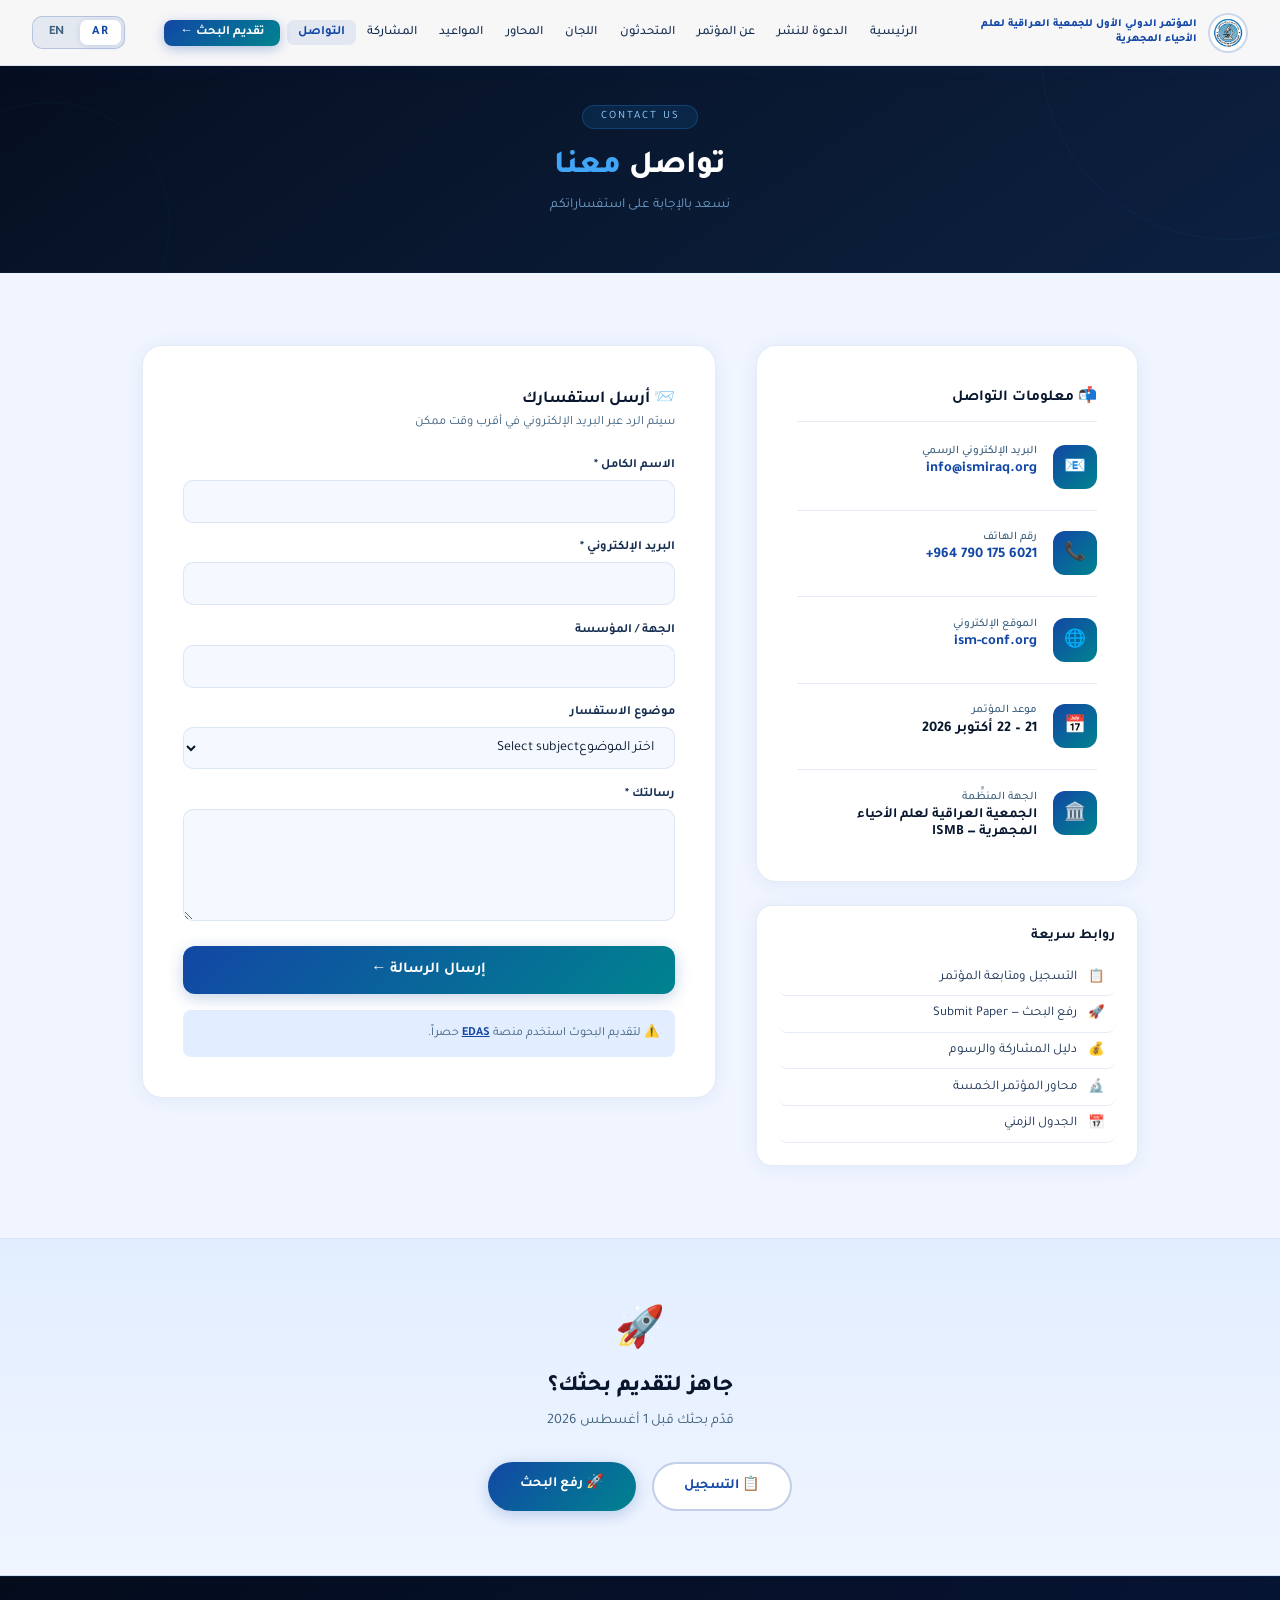
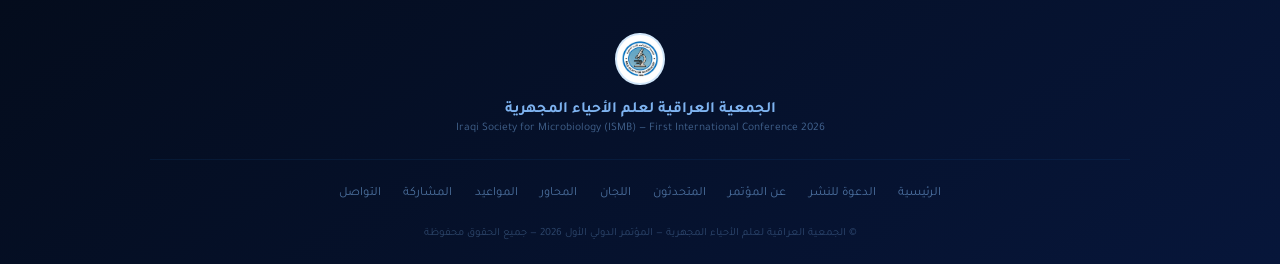
<file: contact.html>
<!DOCTYPE html>
<html dir="rtl" lang="ar">
<head>
<meta charset="UTF-8"><meta name="viewport" content="width=device-width,initial-scale=1.0">
<title>التواصل — المؤتمر الدولي الأول للجمعية العراقية لعلم الأحياء المجهرية</title>
<link rel="stylesheet" href="assets/styles.css">
</head>
<body>
<nav><a href="index.html" class="nav-brand"><img src="assets/logo.png" alt="ISMB"><div class="nav-brand-text"><div class="t1"><span data-lang="ar">المؤتمر الدولي الأول للجمعية العراقية لعلم الأحياء المجهرية</span><span data-lang="en">The First International Conference of the Iraqi Society for Microbiology</span></div></div></a><ul class="nav-links"><li><a href="index.html"><span data-lang="ar">الرئيسية</span><span data-lang="en">Home</span></a></li><li><a href="call-for-papers.html"><span data-lang="ar">الدعوة للنشر</span><span data-lang="en">Call for Papers</span></a></li><li><a href="about.html"><span data-lang="ar">عن المؤتمر</span><span data-lang="en">About</span></a></li><li><a href="speakers.html"><span data-lang="ar">المتحدثون</span><span data-lang="en">Speakers</span></a></li><li><a href="committees.html"><span data-lang="ar">اللجان</span><span data-lang="en">Committees</span></a></li><li><a href="themes.html"><span data-lang="ar">المحاور</span><span data-lang="en">Themes</span></a></li><li><a href="dates.html"><span data-lang="ar">المواعيد</span><span data-lang="en">Dates</span></a></li><li><a href="participation.html"><span data-lang="ar">المشاركة</span><span data-lang="en">Participate</span></a></li><li><a href="contact.html" class="active"><span data-lang="ar">التواصل</span><span data-lang="en">Contact</span></a></li><li><a href="https://edas.info/N35135" target="_blank" class="nav-cta"><span data-lang="ar">تقديم البحث ←</span><span data-lang="en">Submit Paper ←</span></a></li></ul><div style="display:flex;align-items:center;gap:.7rem;"><div class="lang-toggle"><button class="lbtn" data-lang-btn="ar" onclick="setLang('ar')">AR</button><button class="lbtn" data-lang-btn="en" onclick="setLang('en')">EN</button></div><div class="hamburger" onclick="toggleMenu()"><span></span><span></span><span></span></div></div></nav><div class="mobile-menu" id="mM"><ul><li><a href="index.html"><span data-lang="ar">الرئيسية</span><span data-lang="en">Home</span></a></li><li><a href="call-for-papers.html"><span data-lang="ar">الدعوة للنشر</span><span data-lang="en">Call for Papers</span></a></li><li><a href="about.html"><span data-lang="ar">عن المؤتمر</span><span data-lang="en">About</span></a></li><li><a href="speakers.html"><span data-lang="ar">المتحدثون</span><span data-lang="en">Speakers</span></a></li><li><a href="committees.html"><span data-lang="ar">اللجان</span><span data-lang="en">Committees</span></a></li><li><a href="themes.html"><span data-lang="ar">المحاور</span><span data-lang="en">Themes</span></a></li><li><a href="dates.html"><span data-lang="ar">المواعيد</span><span data-lang="en">Dates</span></a></li><li><a href="participation.html"><span data-lang="ar">المشاركة</span><span data-lang="en">Participate</span></a></li><li><a href="contact.html"><span data-lang="ar">التواصل</span><span data-lang="en">Contact</span></a></li><li><a href="https://edas.info/35135" target="_blank">📋 <span data-lang="ar">التسجيل</span><span data-lang="en">Registration</span></a></li><li><a href="https://edas.info/N35135" target="_blank">🚀 <span data-lang="ar">رفع البحث</span><span data-lang="en">Submit Paper</span></a></li></ul></div>
<div class="page-hero"><div class="ph-rings"><div class="ph-r1"></div><div class="ph-r2"></div></div><div class="ph-content"><div class="ph-badge">CONTACT US</div><h1><span data-lang="ar">تواصل <em>معنا</em></span><span data-lang="en">Contact <em>Us</em></span></h1><p><span data-lang="ar">نسعد بالإجابة على استفساراتكم</span><span data-lang="en">We are happy to answer your inquiries</span></p></div></div>
<div class="section" style="max-width:1060px;">
  <div style="display:grid;grid-template-columns:1fr 1.5fr;gap:2.5rem;align-items:start;" id="cg">
    <div>
      <div style="background:var(--card);border:1.5px solid var(--border);border-radius:20px;padding:2.5rem;box-shadow:var(--shadow);">
        <div style="font-size:.96rem;font-weight:700;color:var(--text);margin-bottom:1.4rem;padding-bottom:.9rem;border-bottom:1.5px solid var(--border);">📬 <span data-lang="ar">معلومات التواصل</span><span data-lang="en">Contact Information</span></div><div style="display:flex;gap:1rem;align-items:flex-start;margin-bottom:1.3rem;padding-bottom:1.3rem;border-bottom:1px solid var(--border);"><div style="width:44px;height:44px;border-radius:12px;background:linear-gradient(135deg,var(--blue),var(--cyan));display:flex;align-items:center;justify-content:center;font-size:1.1rem;flex-shrink:0;">📧</div><div><div style="font-size:.72rem;color:var(--muted);margin-bottom:.2rem;font-weight:500;"><span data-lang="ar">البريد الإلكتروني الرسمي</span><span data-lang="en">Official Email</span></div><div style="font-size:.92rem;font-weight:600;color:var(--text);"><a href="mailto:info@ismiraq.org" style="color:var(--blue);text-decoration:none;">info@ismiraq.org</a></div></div></div><div style="display:flex;gap:1rem;align-items:flex-start;margin-bottom:1.3rem;padding-bottom:1.3rem;border-bottom:1px solid var(--border);"><div style="width:44px;height:44px;border-radius:12px;background:linear-gradient(135deg,var(--blue),var(--cyan));display:flex;align-items:center;justify-content:center;font-size:1.1rem;flex-shrink:0;">📞</div><div><div style="font-size:.72rem;color:var(--muted);margin-bottom:.2rem;font-weight:500;"><span data-lang="ar">رقم الهاتف</span><span data-lang="en">Phone Number</span></div><div style="font-size:.92rem;font-weight:600;color:var(--text);"><a href="tel:+9647901756021" style="color:var(--blue);text-decoration:none;" dir="ltr">+964 790 175 6021</a></div></div></div><div style="display:flex;gap:1rem;align-items:flex-start;margin-bottom:1.3rem;padding-bottom:1.3rem;border-bottom:1px solid var(--border);"><div style="width:44px;height:44px;border-radius:12px;background:linear-gradient(135deg,var(--blue),var(--cyan));display:flex;align-items:center;justify-content:center;font-size:1.1rem;flex-shrink:0;">🌐</div><div><div style="font-size:.72rem;color:var(--muted);margin-bottom:.2rem;font-weight:500;"><span data-lang="ar">الموقع الإلكتروني</span><span data-lang="en">Website</span></div><div style="font-size:.92rem;font-weight:600;color:var(--text);"><a href="https://ism-conf.org" target="_blank" style="color:var(--blue);text-decoration:none;">ism-conf.org</a></div></div></div><div style="display:flex;gap:1rem;align-items:flex-start;margin-bottom:1.3rem;padding-bottom:1.3rem;border-bottom:1px solid var(--border);"><div style="width:44px;height:44px;border-radius:12px;background:linear-gradient(135deg,var(--blue),var(--cyan));display:flex;align-items:center;justify-content:center;font-size:1.1rem;flex-shrink:0;">📅</div><div><div style="font-size:.72rem;color:var(--muted);margin-bottom:.2rem;font-weight:500;"><span data-lang="ar">موعد المؤتمر</span><span data-lang="en">Conference Date</span></div><div style="font-size:.92rem;font-weight:600;color:var(--text);"><span data-lang="ar">21 – 22 أكتوبر 2026</span><span data-lang="en">October 21 – 22, 2026</span></div></div></div><div style="display:flex;gap:1rem;align-items:flex-start;"><div style="width:44px;height:44px;border-radius:12px;background:linear-gradient(135deg,var(--blue),var(--cyan));display:flex;align-items:center;justify-content:center;font-size:1.1rem;flex-shrink:0;">🏛️</div><div><div style="font-size:.72rem;color:var(--muted);margin-bottom:.2rem;font-weight:500;"><span data-lang="ar">الجهة المنظِّمة</span><span data-lang="en">Organizer</span></div><div style="font-size:.88rem;font-weight:600;color:var(--text);"><span data-lang="ar">الجمعية العراقية لعلم الأحياء المجهرية — ISMB</span><span data-lang="en">Iraqi Society for Microbiology — ISMB</span></div></div></div>
      </div>
      <div style="background:var(--card);border:1.5px solid var(--border);border-radius:16px;padding:1.4rem;box-shadow:var(--shadow);margin-top:1.4rem;">
        <div style="font-size:.88rem;font-weight:700;color:var(--text);margin-bottom:.9rem;"><span data-lang="ar">روابط سريعة</span><span data-lang="en">Quick Links</span></div><a href="https://edas.info/35135" target="_blank" style="display:flex;align-items:center;gap:.7rem;color:var(--text2);text-decoration:none;font-size:.83rem;padding:.52rem .6rem;border-radius:8px;transition:all .2s;border-bottom:1px solid var(--border);" onmouseover="this.style.color='var(--blue)';this.style.background='rgba(19,85,165,.06)'" onmouseout="this.style.color='var(--text2)';this.style.background=''">📋 <span data-lang="ar">التسجيل ومتابعة المؤتمر</span><span data-lang="en">Conference Registration</span></a><a href="https://edas.info/N35135" target="_blank" style="display:flex;align-items:center;gap:.7rem;color:var(--text2);text-decoration:none;font-size:.83rem;padding:.52rem .6rem;border-radius:8px;transition:all .2s;border-bottom:1px solid var(--border);" onmouseover="this.style.color='var(--blue)';this.style.background='rgba(19,85,165,.06)'" onmouseout="this.style.color='var(--text2)';this.style.background=''">🚀 <span data-lang="ar">رفع البحث — Submit Paper</span><span data-lang="en">Submit Paper</span></a><a href="participation.html" target="" style="display:flex;align-items:center;gap:.7rem;color:var(--text2);text-decoration:none;font-size:.83rem;padding:.52rem .6rem;border-radius:8px;transition:all .2s;border-bottom:1px solid var(--border);" onmouseover="this.style.color='var(--blue)';this.style.background='rgba(19,85,165,.06)'" onmouseout="this.style.color='var(--text2)';this.style.background=''">💰 <span data-lang="ar">دليل المشاركة والرسوم</span><span data-lang="en">Participation Guide & Fees</span></a><a href="themes.html" target="" style="display:flex;align-items:center;gap:.7rem;color:var(--text2);text-decoration:none;font-size:.83rem;padding:.52rem .6rem;border-radius:8px;transition:all .2s;border-bottom:1px solid var(--border);" onmouseover="this.style.color='var(--blue)';this.style.background='rgba(19,85,165,.06)'" onmouseout="this.style.color='var(--text2)';this.style.background=''">🔬 <span data-lang="ar">محاور المؤتمر الخمسة</span><span data-lang="en">5 Conference Themes</span></a><a href="dates.html" target="" style="display:flex;align-items:center;gap:.7rem;color:var(--text2);text-decoration:none;font-size:.83rem;padding:.52rem .6rem;border-radius:8px;transition:all .2s;border-bottom:1px solid var(--border);" onmouseover="this.style.color='var(--blue)';this.style.background='rgba(19,85,165,.06)'" onmouseout="this.style.color='var(--text2)';this.style.background=''">📅 <span data-lang="ar">الجدول الزمني</span><span data-lang="en">Conference Timeline</span></a>
      </div>
    </div>
    <div style="background:var(--card);border:1.5px solid var(--border);border-radius:20px;padding:2.5rem;box-shadow:var(--shadow);">
      <div style="font-size:1.05rem;font-weight:700;color:var(--text);margin-bottom:.3rem;">📨 <span data-lang="ar">أرسل استفسارك</span><span data-lang="en">Send Your Inquiry</span></div>
      <div style="font-size:.8rem;color:var(--muted);margin-bottom:1.7rem;"><span data-lang="ar">سيتم الرد عبر البريد الإلكتروني في أقرب وقت ممكن</span><span data-lang="en">We will respond via email as soon as possible</span></div>
      <form id="cF">
        <div class="fg"><label><span data-lang="ar">الاسم الكامل *</span><span data-lang="en">Full Name *</span></label><input type="text" name="name" id="fn" required><span></span></div>
        <div class="fg"><label><span data-lang="ar">البريد الإلكتروني *</span><span data-lang="en">Email *</span></label><input type="email" name="email" id="fe" required></div>
        <div class="fg"><label><span data-lang="ar">الجهة / المؤسسة</span><span data-lang="en">Institution</span></label><input type="text" name="institution"></div>
        <div class="fg"><label><span data-lang="ar">موضوع الاستفسار</span><span data-lang="en">Subject</span></label>
          <select name="subject"><option value=""><span data-lang="ar">اختر الموضوع</span><span data-lang="en">Select subject</span></option>
            <option><span data-lang="ar">استفسار عن تقديم البحث</span><span data-lang="en">Paper Submission</span></option>
            <option><span data-lang="ar">استفسار عن الرسوم</span><span data-lang="en">Fees Inquiry</span></option>
            <option><span data-lang="ar">استفسار عن المواعيد</span><span data-lang="en">Dates Inquiry</span></option>
            <option><span data-lang="ar">استفسار عن النشر</span><span data-lang="en">Publication Inquiry</span></option>
            <option><span data-lang="ar">أخرى</span><span data-lang="en">Other</span></option>
          </select>
        </div>
        <div class="fg"><label><span data-lang="ar">رسالتك *</span><span data-lang="en">Message *</span></label><textarea name="message" id="fm" required></textarea></div>
        <button type="button" onclick="sendForm()" class="btn btn-primary" style="width:100%;border-radius:12px;font-size:.95rem;" id="sb"><span data-lang="ar">إرسال الرسالة ←</span><span data-lang="en">Send Message ←</span></button>
        <div id="sm" style="display:none;background:#e8f5e9;border:1px solid #a5d6a7;border-radius:10px;padding:1.1rem;text-align:center;color:#2e7d32;font-weight:600;margin-top:1rem;"><span data-lang="ar">✅ تم إرسال رسالتك بنجاح! سنتواصل معك قريباً.</span><span data-lang="en">✅ Message sent successfully! We will contact you soon.</span></div>
        <div style="font-size:.77rem;color:var(--muted);margin-top:1rem;line-height:1.8;background:var(--bg2);border-radius:8px;padding:.8rem 1rem;">⚠️ <span data-lang="ar">لتقديم البحوث استخدم منصة <a href="https://edas.info/N35135" target="_blank" style="color:var(--blue);font-weight:700;">EDAS</a> حصراً.</span><span data-lang="en">For paper submissions use <a href="https://edas.info/N35135" target="_blank" style="color:var(--blue);font-weight:700;">EDAS</a> exclusively.</span></div>
      </form>
    </div>
  </div>
  <style>@media(max-width:768px){#cg{grid-template-columns:1fr!important;}}</style>
</div>
<div class="bg-alt" style="padding:4rem 2rem;text-align:center;">
  <div style="font-size:2.5rem;margin-bottom:1rem;">🚀</div>
  <h2 style="font-size:1.4rem;font-weight:800;color:var(--text);margin-bottom:.8rem;"><span data-lang="ar">جاهز لتقديم بحثك؟</span><span data-lang="en">Ready to Submit Your Paper?</span></h2>
  <p style="color:var(--muted);margin-bottom:2rem;max-width:480px;margin-left:auto;margin-right:auto;font-size:.9rem;"><span data-lang="ar">قدّم بحثك قبل 1 أغسطس 2026</span><span data-lang="en">Submit your paper before August 1, 2026</span></p>
  <div style="display:flex;gap:1rem;justify-content:center;flex-wrap:wrap;">
    <a href="https://edas.info/35135" target="_blank" class="btn btn-secondary"><span data-lang="ar">📋 التسجيل</span><span data-lang="en">📋 Registration</span></a>
    <a href="https://edas.info/N35135" target="_blank" class="btn btn-primary"><span data-lang="ar">🚀 رفع البحث</span><span data-lang="en">🚀 Submit Paper</span></a>
  </div>
</div>
<script>
async function sendForm(){
  var n=document.getElementById('fn').value.trim(),e=document.getElementById('fe').value.trim(),m=document.getElementById('fm').value.trim();
  if(!n||!e||!m){alert(document.documentElement.lang==='ar'?'يرجى ملء الحقول المطلوبة':'Please fill required fields');return;}
  var btn=document.getElementById('sb');
  btn.style.opacity='.6';btn.disabled=true;
  try{
    var fd=new FormData(document.getElementById('cF'));
    var r=await fetch('https://formspree.io/f/xpwrnjwq',{method:'POST',body:fd,headers:{'Accept':'application/json'}});
    if(r.ok){document.getElementById('sm').style.display='block';document.getElementById('cF').reset();}
    else{throw 0;}
  }catch(err){
    var s=encodeURIComponent('ISMB Conference Inquiry');
    var b=encodeURIComponent('Name: '+n+'
Email: '+e+'

'+m);
    window.location.href='mailto:info@ismiraq.org?subject='+s+'&body='+b;
  }
  btn.style.opacity='1';btn.disabled=false;
}
</script>
<footer><div class="footer-inner"><div class="footer-logo"><img src="assets/logo.png" alt="ISMB"></div>
  <div class="footer-name"><span data-lang="ar">الجمعية العراقية لعلم الأحياء المجهرية</span><span data-lang="en">Iraqi Society for Microbiology</span></div>
  <div class="footer-sub">Iraqi Society for Microbiology (ISMB) — First International Conference 2026</div>
  <div class="footer-divider"></div>
  <ul class="footer-links">
    <li><a href="index.html"><span data-lang="ar">الرئيسية</span><span data-lang="en">Home</span></a></li>
    <li><a href="call-for-papers.html"><span data-lang="ar">الدعوة للنشر</span><span data-lang="en">Call for Papers</span></a></li>
    <li><a href="about.html"><span data-lang="ar">عن المؤتمر</span><span data-lang="en">About</span></a></li>
    <li><a href="speakers.html"><span data-lang="ar">المتحدثون</span><span data-lang="en">Speakers</span></a></li>
    <li><a href="committees.html"><span data-lang="ar">اللجان</span><span data-lang="en">Committees</span></a></li>
    <li><a href="themes.html"><span data-lang="ar">المحاور</span><span data-lang="en">Themes</span></a></li>
    <li><a href="dates.html"><span data-lang="ar">المواعيد</span><span data-lang="en">Dates</span></a></li>
    <li><a href="participation.html"><span data-lang="ar">المشاركة</span><span data-lang="en">Participate</span></a></li>
    <li><a href="contact.html"><span data-lang="ar">التواصل</span><span data-lang="en">Contact</span></a></li>
  </ul>
  <div class="footer-copy">© <span data-lang="ar">الجمعية العراقية لعلم الأحياء المجهرية — المؤتمر الدولي الأول 2026 — جميع الحقوق محفوظة</span><span data-lang="en">Iraqi Society for Microbiology — First International Conference 2026 — All Rights Reserved</span></div>
</div></footer>
<script src="assets/lang.js"></script>
<script>function toggleMenu(){document.getElementById("mM").classList.toggle("open");}</script>
</body>
</html>
</file>
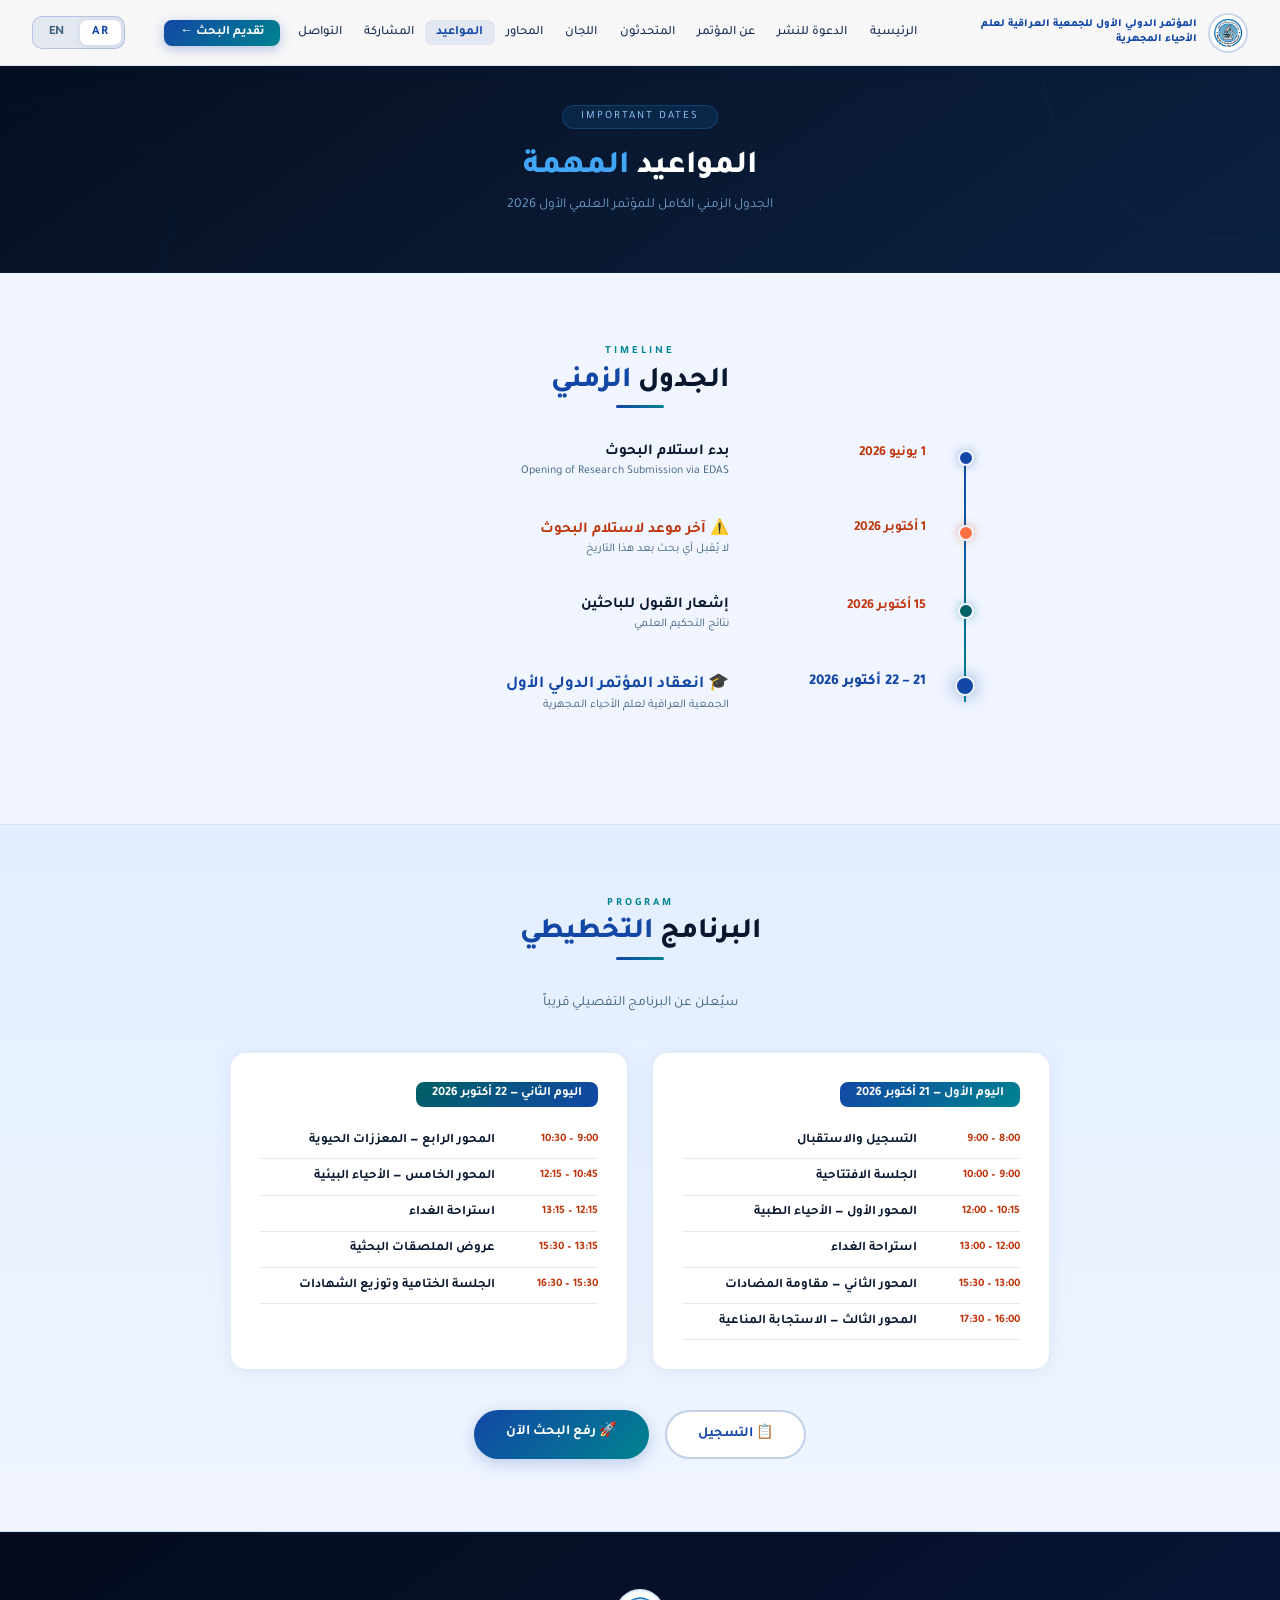
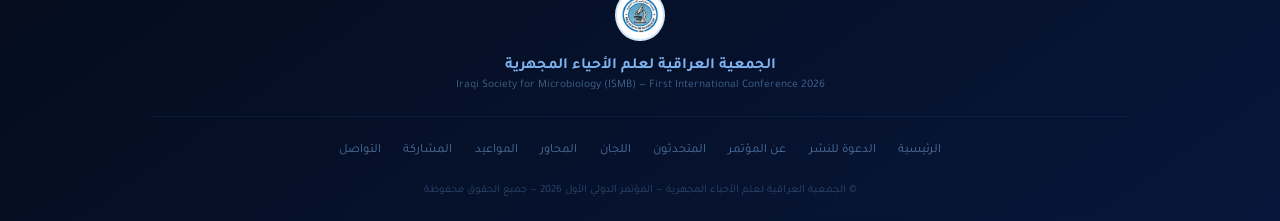
<file: dates.html>
<!DOCTYPE html>
<html dir="rtl" lang="ar">
<head>
<meta charset="UTF-8"><meta name="viewport" content="width=device-width,initial-scale=1.0">
<title>المواعيد المهمة — المؤتمر الدولي الأول للجمعية العراقية لعلم الأحياء المجهرية</title>
<link rel="stylesheet" href="assets/styles.css">
</head>
<body>
<nav><a href="index.html" class="nav-brand"><img src="assets/logo.png" alt="ISMB"><div class="nav-brand-text"><div class="t1"><span data-lang="ar">المؤتمر الدولي الأول للجمعية العراقية لعلم الأحياء المجهرية</span><span data-lang="en">The First International Conference of the Iraqi Society for Microbiology</span></div></div></a><ul class="nav-links"><li><a href="index.html"><span data-lang="ar">الرئيسية</span><span data-lang="en">Home</span></a></li><li><a href="call-for-papers.html"><span data-lang="ar">الدعوة للنشر</span><span data-lang="en">Call for Papers</span></a></li><li><a href="about.html"><span data-lang="ar">عن المؤتمر</span><span data-lang="en">About</span></a></li><li><a href="speakers.html"><span data-lang="ar">المتحدثون</span><span data-lang="en">Speakers</span></a></li><li><a href="committees.html"><span data-lang="ar">اللجان</span><span data-lang="en">Committees</span></a></li><li><a href="themes.html"><span data-lang="ar">المحاور</span><span data-lang="en">Themes</span></a></li><li><a href="dates.html" class="active"><span data-lang="ar">المواعيد</span><span data-lang="en">Dates</span></a></li><li><a href="participation.html"><span data-lang="ar">المشاركة</span><span data-lang="en">Participate</span></a></li><li><a href="contact.html"><span data-lang="ar">التواصل</span><span data-lang="en">Contact</span></a></li><li><a href="https://edas.info/N35135" target="_blank" class="nav-cta"><span data-lang="ar">تقديم البحث ←</span><span data-lang="en">Submit Paper ←</span></a></li></ul><div style="display:flex;align-items:center;gap:.7rem;"><div class="lang-toggle"><button class="lbtn" data-lang-btn="ar" onclick="setLang('ar')">AR</button><button class="lbtn" data-lang-btn="en" onclick="setLang('en')">EN</button></div><div class="hamburger" onclick="toggleMenu()"><span></span><span></span><span></span></div></div></nav><div class="mobile-menu" id="mM"><ul><li><a href="index.html"><span data-lang="ar">الرئيسية</span><span data-lang="en">Home</span></a></li><li><a href="call-for-papers.html"><span data-lang="ar">الدعوة للنشر</span><span data-lang="en">Call for Papers</span></a></li><li><a href="about.html"><span data-lang="ar">عن المؤتمر</span><span data-lang="en">About</span></a></li><li><a href="speakers.html"><span data-lang="ar">المتحدثون</span><span data-lang="en">Speakers</span></a></li><li><a href="committees.html"><span data-lang="ar">اللجان</span><span data-lang="en">Committees</span></a></li><li><a href="themes.html"><span data-lang="ar">المحاور</span><span data-lang="en">Themes</span></a></li><li><a href="dates.html"><span data-lang="ar">المواعيد</span><span data-lang="en">Dates</span></a></li><li><a href="participation.html"><span data-lang="ar">المشاركة</span><span data-lang="en">Participate</span></a></li><li><a href="contact.html"><span data-lang="ar">التواصل</span><span data-lang="en">Contact</span></a></li><li><a href="https://edas.info/35135" target="_blank">📋 <span data-lang="ar">التسجيل</span><span data-lang="en">Registration</span></a></li><li><a href="https://edas.info/N35135" target="_blank">🚀 <span data-lang="ar">رفع البحث</span><span data-lang="en">Submit Paper</span></a></li></ul></div>
<div class="page-hero"><div class="ph-rings"><div class="ph-r1"></div><div class="ph-r2"></div></div><div class="ph-content"><div class="ph-badge">IMPORTANT DATES</div><h1><span data-lang="ar">المواعيد <em>المهمة</em></span><span data-lang="en">Important <em>Dates</em></span></h1><p><span data-lang="ar">الجدول الزمني الكامل للمؤتمر العلمي الأول 2026</span><span data-lang="en">Full timeline of the First International Conference 2026</span></p></div></div>
<div class="section" style="max-width:960px;">
  <div class="section-label">TIMELINE</div>
  <h2 class="section-title"><span data-lang="ar">الجدول <em>الزمني</em></span><span data-lang="en">Conference <em>Timeline</em></span></h2>
  <div class="section-line"></div>
  <div class="tl">
    <div class="ti"><div class="tdot" style="background:var(--blue);box-shadow:0 0 10px rgba(19,85,165,.4);"></div><div class="tdate"><span data-lang="ar">1 يونيو 2026</span><span data-lang="en">June 1, 2026</span></div><div><div class="ttitle"><span data-lang="ar">بدء استلام البحوث</span><span data-lang="en">Submission Opens</span></div><div class="tsub">Opening of Research Submission via EDAS</div></div></div>
    <div class="ti"><div class="tdot" style="background:var(--goldl);box-shadow:0 0 10px rgba(216,67,21,.4);"></div><div class="tdate"><span data-lang="ar">1 أكتوبر 2026</span><span data-lang="en">October 1, 2026</span></div><div><div class="ttitle" style="color:var(--gold);"><span data-lang="ar">⚠️ آخر موعد لاستلام البحوث</span><span data-lang="en">⚠️ Submission Deadline</span></div><div class="tsub"><span data-lang="ar">لا يُقبل أي بحث بعد هذا التاريخ</span><span data-lang="en">No papers accepted after this date</span></div></div></div>
    <div class="ti"><div class="tdot" style="background:var(--teal);box-shadow:0 0 10px rgba(0,131,143,.4);"></div><div class="tdate"><span data-lang="ar">15 أكتوبر 2026</span><span data-lang="en">October 15, 2026</span></div><div><div class="ttitle"><span data-lang="ar">إشعار القبول للباحثين</span><span data-lang="en">Acceptance Notification</span></div><div class="tsub"><span data-lang="ar">نتائج التحكيم العلمي</span><span data-lang="en">Scientific peer review results</span></div></div></div>
    <div class="ti"><div class="tdot" style="background:var(--blue);box-shadow:0 0 16px rgba(19,85,165,.5);width:20px;height:20px;right:15px;top:5px;"></div><div class="tdate" style="color:var(--blue);font-size:.93rem;font-weight:800;"><span data-lang="ar">21 – 22 أكتوبر 2026</span><span data-lang="en">October 21 – 22, 2026</span></div><div><div class="ttitle" style="color:var(--blue);font-size:1.05rem;">🎓 <span data-lang="ar">انعقاد المؤتمر الدولي الأول</span><span data-lang="en">The First International Conference</span></div><div class="tsub"><span data-lang="ar">الجمعية العراقية لعلم الأحياء المجهرية</span><span data-lang="en">Iraqi Society for Microbiology — ISMB</span></div></div></div>
  </div>
</div>
<div class="bg-alt" style="padding:4.5rem 2rem;">
  <div style="max-width:1200px;margin:0 auto;">
    <div class="section-label">PROGRAM</div>
    <h2 class="section-title"><span data-lang="ar">البرنامج <em>التخطيطي</em></span><span data-lang="en">Conference <em>Program</em></span></h2>
    <div class="section-line"></div>
    <p style="text-align:center;color:var(--muted);margin-bottom:2.5rem;font-size:.87rem;"><span data-lang="ar">سيُعلن عن البرنامج التفصيلي قريباً</span><span data-lang="en">Full detailed program will be announced soon</span></p>
    <div style="display:grid;grid-template-columns:1fr 1fr;gap:1.5rem;max-width:820px;margin:0 auto;">
      <div class="card">
        <div style="display:inline-block;background:linear-gradient(135deg,var(--blue),var(--cyan));border-radius:8px;padding:.3rem 1rem;font-size:.8rem;font-weight:700;color:#fff;margin-bottom:1rem;"><span data-lang="ar">اليوم الأول — 21 أكتوبر 2026</span><span data-lang="en">Day 1 — October 21, 2026</span></div><div style="display:flex;gap:.8rem;padding:.6rem 0;border-bottom:1px solid var(--border);" ><div style="font-size:.72rem;color:var(--gold);font-weight:600;min-width:90px;">8:00 – 9:00</div><div><div style="font-size:.82rem;font-weight:600;color:var(--text);"><span data-lang="ar">التسجيل والاستقبال</span><span data-lang="en">Registration & Reception</span></div></div></div><div style="display:flex;gap:.8rem;padding:.6rem 0;border-bottom:1px solid var(--border);" ><div style="font-size:.72rem;color:var(--gold);font-weight:600;min-width:90px;">9:00 – 10:00</div><div><div style="font-size:.82rem;font-weight:600;color:var(--text);"><span data-lang="ar">الجلسة الافتتاحية</span><span data-lang="en">Opening Ceremony</span></div></div></div><div style="display:flex;gap:.8rem;padding:.6rem 0;border-bottom:1px solid var(--border);" ><div style="font-size:.72rem;color:var(--gold);font-weight:600;min-width:90px;">10:15 – 12:00</div><div><div style="font-size:.82rem;font-weight:600;color:var(--text);"><span data-lang="ar">المحور الأول — الأحياء الطبية</span><span data-lang="en">Theme 1 — Medical Microbiology</span></div></div></div><div style="display:flex;gap:.8rem;padding:.6rem 0;border-bottom:1px solid var(--border);" ><div style="font-size:.72rem;color:var(--gold);font-weight:600;min-width:90px;">12:00 – 13:00</div><div><div style="font-size:.82rem;font-weight:600;color:var(--text);"><span data-lang="ar">استراحة الغداء</span><span data-lang="en">Lunch Break</span></div></div></div><div style="display:flex;gap:.8rem;padding:.6rem 0;border-bottom:1px solid var(--border);" ><div style="font-size:.72rem;color:var(--gold);font-weight:600;min-width:90px;">13:00 – 15:30</div><div><div style="font-size:.82rem;font-weight:600;color:var(--text);"><span data-lang="ar">المحور الثاني — مقاومة المضادات</span><span data-lang="en">Theme 2 — AMR Session</span></div></div></div><div style="display:flex;gap:.8rem;padding:.6rem 0;border-bottom:1px solid var(--border);" ><div style="font-size:.72rem;color:var(--gold);font-weight:600;min-width:90px;">16:00 – 17:30</div><div><div style="font-size:.82rem;font-weight:600;color:var(--text);"><span data-lang="ar">المحور الثالث — الاستجابة المناعية</span><span data-lang="en">Theme 3 — Immune Response</span></div></div></div>
      </div>
      <div class="card">
        <div style="display:inline-block;background:linear-gradient(135deg,var(--teal),var(--blue));border-radius:8px;padding:.3rem 1rem;font-size:.8rem;font-weight:700;color:#fff;margin-bottom:1rem;"><span data-lang="ar">اليوم الثاني — 22 أكتوبر 2026</span><span data-lang="en">Day 2 — October 22, 2026</span></div><div style="display:flex;gap:.8rem;padding:.6rem 0;border-bottom:1px solid var(--border);"><div style="font-size:.72rem;color:var(--gold);font-weight:600;min-width:90px;">9:00 – 10:30</div><div><div style="font-size:.82rem;font-weight:600;color:var(--text);"><span data-lang="ar">المحور الرابع — المعززات الحيوية</span><span data-lang="en">Theme 4 — Probiotics</span></div></div></div><div style="display:flex;gap:.8rem;padding:.6rem 0;border-bottom:1px solid var(--border);"><div style="font-size:.72rem;color:var(--gold);font-weight:600;min-width:90px;">10:45 – 12:15</div><div><div style="font-size:.82rem;font-weight:600;color:var(--text);"><span data-lang="ar">المحور الخامس — الأحياء البيئية</span><span data-lang="en">Theme 5 — Environmental</span></div></div></div><div style="display:flex;gap:.8rem;padding:.6rem 0;border-bottom:1px solid var(--border);"><div style="font-size:.72rem;color:var(--gold);font-weight:600;min-width:90px;">12:15 – 13:15</div><div><div style="font-size:.82rem;font-weight:600;color:var(--text);"><span data-lang="ar">استراحة الغداء</span><span data-lang="en">Lunch Break</span></div></div></div><div style="display:flex;gap:.8rem;padding:.6rem 0;border-bottom:1px solid var(--border);"><div style="font-size:.72rem;color:var(--gold);font-weight:600;min-width:90px;">13:15 – 15:30</div><div><div style="font-size:.82rem;font-weight:600;color:var(--text);"><span data-lang="ar">عروض الملصقات البحثية</span><span data-lang="en">Poster Presentations</span></div></div></div><div style="display:flex;gap:.8rem;padding:.6rem 0;border-bottom:1px solid var(--border);"><div style="font-size:.72rem;color:var(--gold);font-weight:600;min-width:90px;">15:30 – 16:30</div><div><div style="font-size:.82rem;font-weight:600;color:var(--text);"><span data-lang="ar">الجلسة الختامية وتوزيع الشهادات</span><span data-lang="en">Closing Ceremony & Certificates</span></div></div></div>
      </div>
    </div>
    <style>@media(max-width:640px){.day-grid-inner{grid-template-columns:1fr!important;}}</style>
    <div style="text-align:center;margin-top:2.5rem;display:flex;gap:1rem;justify-content:center;flex-wrap:wrap;">
      <a href="https://edas.info/35135" target="_blank" class="btn btn-secondary"><span data-lang="ar">📋 التسجيل</span><span data-lang="en">📋 Registration</span></a>
      <a href="https://edas.info/N35135" target="_blank" class="btn btn-primary"><span data-lang="ar">🚀 رفع البحث الآن</span><span data-lang="en">🚀 Submit Paper Now</span></a>
    </div>
  </div>
</div>
<footer><div class="footer-inner"><div class="footer-logo"><img src="assets/logo.png" alt="ISMB"></div>
  <div class="footer-name"><span data-lang="ar">الجمعية العراقية لعلم الأحياء المجهرية</span><span data-lang="en">Iraqi Society for Microbiology</span></div>
  <div class="footer-sub">Iraqi Society for Microbiology (ISMB) — First International Conference 2026</div>
  <div class="footer-divider"></div>
  <ul class="footer-links">
    <li><a href="index.html"><span data-lang="ar">الرئيسية</span><span data-lang="en">Home</span></a></li>
    <li><a href="call-for-papers.html"><span data-lang="ar">الدعوة للنشر</span><span data-lang="en">Call for Papers</span></a></li>
    <li><a href="about.html"><span data-lang="ar">عن المؤتمر</span><span data-lang="en">About</span></a></li>
    <li><a href="speakers.html"><span data-lang="ar">المتحدثون</span><span data-lang="en">Speakers</span></a></li>
    <li><a href="committees.html"><span data-lang="ar">اللجان</span><span data-lang="en">Committees</span></a></li>
    <li><a href="themes.html"><span data-lang="ar">المحاور</span><span data-lang="en">Themes</span></a></li>
    <li><a href="dates.html"><span data-lang="ar">المواعيد</span><span data-lang="en">Dates</span></a></li>
    <li><a href="participation.html"><span data-lang="ar">المشاركة</span><span data-lang="en">Participate</span></a></li>
    <li><a href="contact.html"><span data-lang="ar">التواصل</span><span data-lang="en">Contact</span></a></li>
  </ul>
  <div class="footer-copy">© <span data-lang="ar">الجمعية العراقية لعلم الأحياء المجهرية — المؤتمر الدولي الأول 2026 — جميع الحقوق محفوظة</span><span data-lang="en">Iraqi Society for Microbiology — First International Conference 2026 — All Rights Reserved</span></div>
</div></footer>
<script src="assets/lang.js"></script>
<script>function toggleMenu(){document.getElementById("mM").classList.toggle("open");}</script>
</body>
</html>
</file>
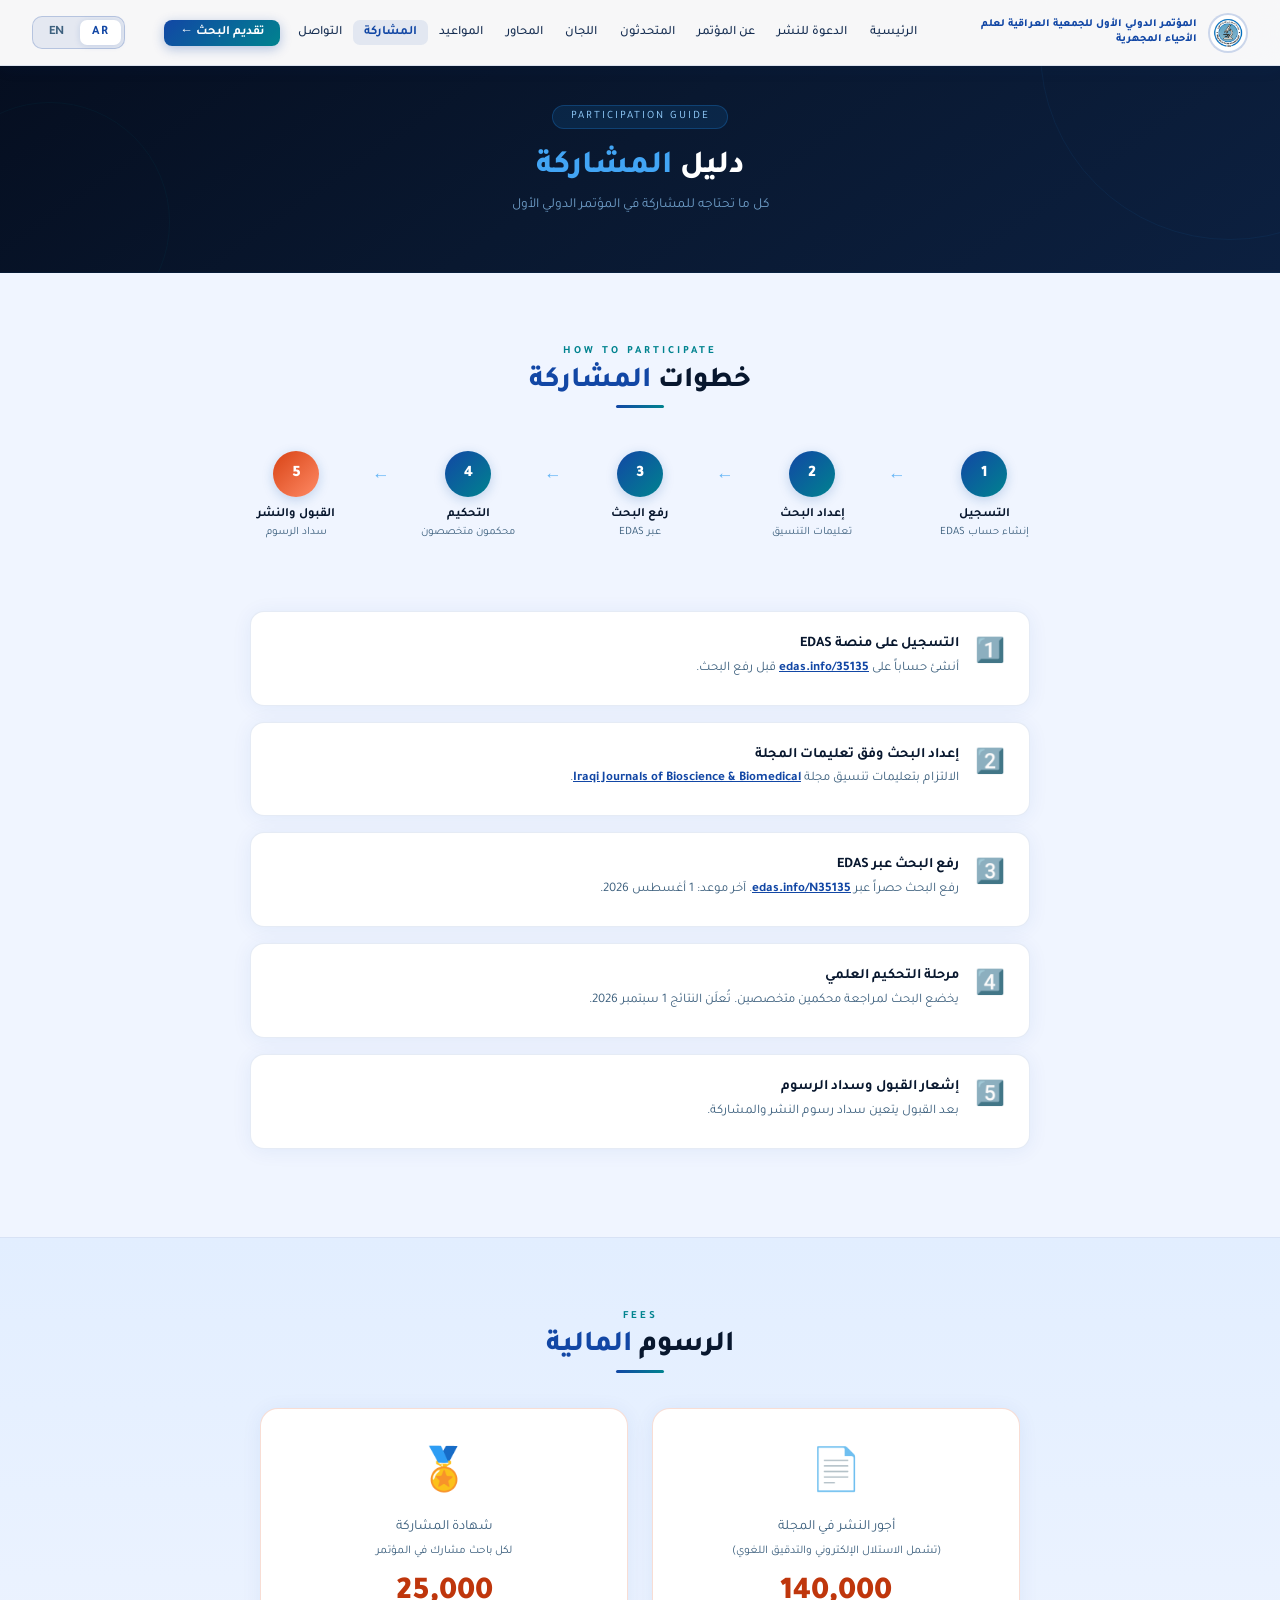
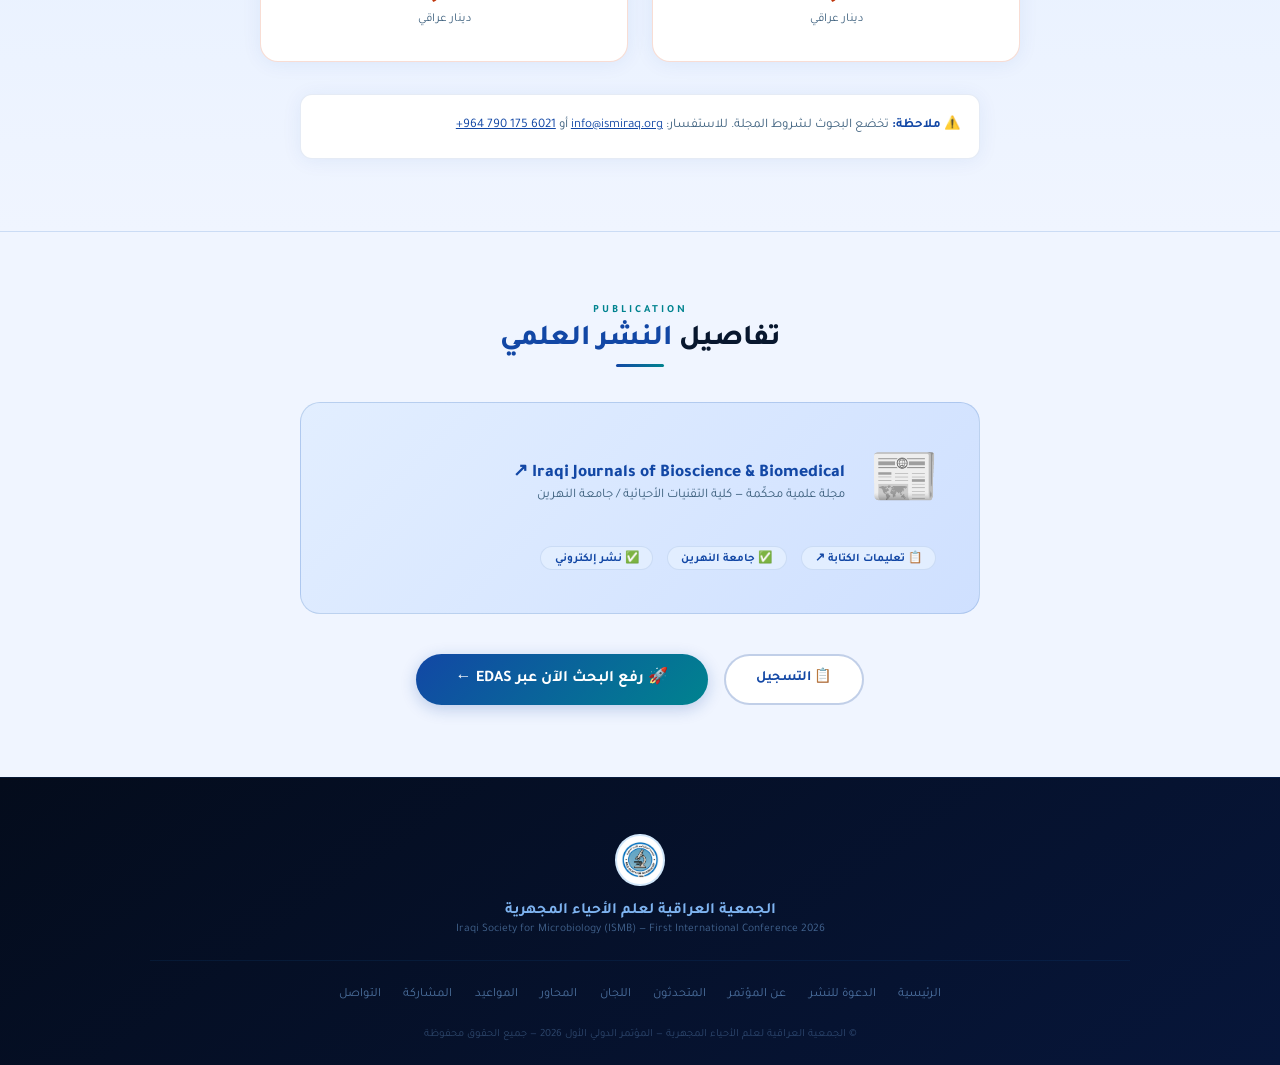
<file: participation.html>
<!DOCTYPE html>
<html dir="rtl" lang="ar">
<head>
<meta charset="UTF-8"><meta name="viewport" content="width=device-width,initial-scale=1.0">
<title>دليل المشاركة — المؤتمر الدولي الأول للجمعية العراقية لعلم الأحياء المجهرية</title>
<link rel="stylesheet" href="assets/styles.css">
</head>
<body>
<nav><a href="index.html" class="nav-brand"><img src="assets/logo.png" alt="ISMB"><div class="nav-brand-text"><div class="t1"><span data-lang="ar">المؤتمر الدولي الأول للجمعية العراقية لعلم الأحياء المجهرية</span><span data-lang="en">The First International Conference of the Iraqi Society for Microbiology</span></div></div></a><ul class="nav-links"><li><a href="index.html"><span data-lang="ar">الرئيسية</span><span data-lang="en">Home</span></a></li><li><a href="call-for-papers.html"><span data-lang="ar">الدعوة للنشر</span><span data-lang="en">Call for Papers</span></a></li><li><a href="about.html"><span data-lang="ar">عن المؤتمر</span><span data-lang="en">About</span></a></li><li><a href="speakers.html"><span data-lang="ar">المتحدثون</span><span data-lang="en">Speakers</span></a></li><li><a href="committees.html"><span data-lang="ar">اللجان</span><span data-lang="en">Committees</span></a></li><li><a href="themes.html"><span data-lang="ar">المحاور</span><span data-lang="en">Themes</span></a></li><li><a href="dates.html"><span data-lang="ar">المواعيد</span><span data-lang="en">Dates</span></a></li><li><a href="participation.html" class="active"><span data-lang="ar">المشاركة</span><span data-lang="en">Participate</span></a></li><li><a href="contact.html"><span data-lang="ar">التواصل</span><span data-lang="en">Contact</span></a></li><li><a href="https://edas.info/N35135" target="_blank" class="nav-cta"><span data-lang="ar">تقديم البحث ←</span><span data-lang="en">Submit Paper ←</span></a></li></ul><div style="display:flex;align-items:center;gap:.7rem;"><div class="lang-toggle"><button class="lbtn" data-lang-btn="ar" onclick="setLang('ar')">AR</button><button class="lbtn" data-lang-btn="en" onclick="setLang('en')">EN</button></div><div class="hamburger" onclick="toggleMenu()"><span></span><span></span><span></span></div></div></nav><div class="mobile-menu" id="mM"><ul><li><a href="index.html"><span data-lang="ar">الرئيسية</span><span data-lang="en">Home</span></a></li><li><a href="call-for-papers.html"><span data-lang="ar">الدعوة للنشر</span><span data-lang="en">Call for Papers</span></a></li><li><a href="about.html"><span data-lang="ar">عن المؤتمر</span><span data-lang="en">About</span></a></li><li><a href="speakers.html"><span data-lang="ar">المتحدثون</span><span data-lang="en">Speakers</span></a></li><li><a href="committees.html"><span data-lang="ar">اللجان</span><span data-lang="en">Committees</span></a></li><li><a href="themes.html"><span data-lang="ar">المحاور</span><span data-lang="en">Themes</span></a></li><li><a href="dates.html"><span data-lang="ar">المواعيد</span><span data-lang="en">Dates</span></a></li><li><a href="participation.html"><span data-lang="ar">المشاركة</span><span data-lang="en">Participate</span></a></li><li><a href="contact.html"><span data-lang="ar">التواصل</span><span data-lang="en">Contact</span></a></li><li><a href="https://edas.info/35135" target="_blank">📋 <span data-lang="ar">التسجيل</span><span data-lang="en">Registration</span></a></li><li><a href="https://edas.info/N35135" target="_blank">🚀 <span data-lang="ar">رفع البحث</span><span data-lang="en">Submit Paper</span></a></li></ul></div>
<div class="page-hero"><div class="ph-rings"><div class="ph-r1"></div><div class="ph-r2"></div></div><div class="ph-content"><div class="ph-badge">PARTICIPATION GUIDE</div><h1><span data-lang="ar">دليل <em>المشاركة</em></span><span data-lang="en">Participation <em>Guide</em></span></h1><p><span data-lang="ar">كل ما تحتاجه للمشاركة في المؤتمر الدولي الأول</span><span data-lang="en">Everything you need to participate in the First International Conference</span></p></div></div>
<div class="section" style="max-width:960px;">
  <div class="section-label">HOW TO PARTICIPATE</div>
  <h2 class="section-title"><span data-lang="ar">خطوات <em>المشاركة</em></span><span data-lang="en">Participation <em>Steps</em></span></h2>
  <div class="section-line"></div>
  <div style="display:flex;gap:0;overflow-x:auto;padding-bottom:1rem;max-width:860px;margin:0 auto 3rem;"><div style="flex:1;min-width:140px;text-align:center;padding:.5rem;position:relative;"><div style=position:absolute;left:-10px;top:22px;color:var(--sky2);font-size:1.1rem;>←</div><div style="width:46px;height:46px;border-radius:50%;background:linear-gradient(135deg,var(--blue),var(--cyan));display:flex;align-items:center;justify-content:center;font-weight:900;font-size:1rem;color:#fff;margin:0 auto .6rem;box-shadow:0 3px 12px rgba(19,85,165,.22);">1</div><div style="font-size:.79rem;font-weight:700;color:var(--text);margin-bottom:.2rem;"><span data-lang="ar">التسجيل</span><span data-lang="en">Register</span></div><div style="font-size:.7rem;color:var(--muted);">إنشاء حساب EDAS</div></div><div style="flex:1;min-width:140px;text-align:center;padding:.5rem;position:relative;"><div style=position:absolute;left:-10px;top:22px;color:var(--sky2);font-size:1.1rem;>←</div><div style="width:46px;height:46px;border-radius:50%;background:linear-gradient(135deg,var(--blue),var(--cyan));display:flex;align-items:center;justify-content:center;font-weight:900;font-size:1rem;color:#fff;margin:0 auto .6rem;box-shadow:0 3px 12px rgba(19,85,165,.22);">2</div><div style="font-size:.79rem;font-weight:700;color:var(--text);margin-bottom:.2rem;"><span data-lang="ar">إعداد البحث</span><span data-lang="en">Prepare Paper</span></div><div style="font-size:.7rem;color:var(--muted);">تعليمات التنسيق</div></div><div style="flex:1;min-width:140px;text-align:center;padding:.5rem;position:relative;"><div style=position:absolute;left:-10px;top:22px;color:var(--sky2);font-size:1.1rem;>←</div><div style="width:46px;height:46px;border-radius:50%;background:linear-gradient(135deg,var(--blue),var(--cyan));display:flex;align-items:center;justify-content:center;font-weight:900;font-size:1rem;color:#fff;margin:0 auto .6rem;box-shadow:0 3px 12px rgba(19,85,165,.22);">3</div><div style="font-size:.79rem;font-weight:700;color:var(--text);margin-bottom:.2rem;"><span data-lang="ar">رفع البحث</span><span data-lang="en">Submit</span></div><div style="font-size:.7rem;color:var(--muted);">عبر EDAS</div></div><div style="flex:1;min-width:140px;text-align:center;padding:.5rem;position:relative;"><div style=position:absolute;left:-10px;top:22px;color:var(--sky2);font-size:1.1rem;>←</div><div style="width:46px;height:46px;border-radius:50%;background:linear-gradient(135deg,var(--blue),var(--cyan));display:flex;align-items:center;justify-content:center;font-weight:900;font-size:1rem;color:#fff;margin:0 auto .6rem;box-shadow:0 3px 12px rgba(19,85,165,.22);">4</div><div style="font-size:.79rem;font-weight:700;color:var(--text);margin-bottom:.2rem;"><span data-lang="ar">التحكيم</span><span data-lang="en">Review</span></div><div style="font-size:.7rem;color:var(--muted);">محكمون متخصصون</div></div><div style="flex:1;min-width:140px;text-align:center;padding:.5rem;position:relative;"><div style="width:46px;height:46px;border-radius:50%;background:linear-gradient(135deg,#d84315,#FF8A65);display:flex;align-items:center;justify-content:center;font-weight:900;font-size:1rem;color:#fff;margin:0 auto .6rem;box-shadow:0 3px 12px rgba(19,85,165,.22);">5</div><div style="font-size:.79rem;font-weight:700;color:var(--text);margin-bottom:.2rem;"><span data-lang="ar">القبول والنشر</span><span data-lang="en">Acceptance</span></div><div style="font-size:.7rem;color:var(--muted);">سداد الرسوم</div></div>
  </div>
  <div style="max-width:780px;margin:0 auto;"><div style="background:var(--card);border:1.5px solid var(--border);border-radius:14px;padding:1.5rem;margin-bottom:1rem;display:flex;gap:1rem;box-shadow:var(--shadow);"><div style="font-size:1.5rem;flex-shrink:0;">1️⃣</div><div><div style="font-size:.9rem;font-weight:700;color:var(--text);margin-bottom:.3rem;"><span data-lang="ar">التسجيل على منصة EDAS</span><span data-lang="en">Register on EDAS Platform</span></div><div style="font-size:.82rem;color:var(--muted);line-height:1.75;"><span data-lang="ar">أنشئ حساباً على <a href="https://edas.info/35135" target="_blank" style="color:var(--blue);font-weight:700;text-decoration:underline;">edas.info/35135</a> قبل رفع البحث.</span><span data-lang="en">Create an account at <a href="https://edas.info/35135" target="_blank" style="color:var(--blue);font-weight:700;text-decoration:underline;">edas.info/35135</a> before submitting.</span></div></div></div><div style="background:var(--card);border:1.5px solid var(--border);border-radius:14px;padding:1.5rem;margin-bottom:1rem;display:flex;gap:1rem;box-shadow:var(--shadow);"><div style="font-size:1.5rem;flex-shrink:0;">2️⃣</div><div><div style="font-size:.9rem;font-weight:700;color:var(--text);margin-bottom:.3rem;"><span data-lang="ar">إعداد البحث وفق تعليمات المجلة</span><span data-lang="en">Prepare Paper per Journal Guidelines</span></div><div style="font-size:.82rem;color:var(--muted);line-height:1.75;"><span data-lang="ar">الالتزام بتعليمات تنسيق مجلة <a href="https://ijbbuon.edu.iq/index.php/ijbb/AuthorGuidelines" target="_blank" style="color:var(--blue);font-weight:700;text-decoration:underline;">Iraqi Journals of Bioscience &amp; Biomedical</a>.</span><span data-lang="en">Follow the formatting guidelines of <a href="https://ijbbuon.edu.iq/index.php/ijbb/AuthorGuidelines" target="_blank" style="color:var(--blue);font-weight:700;text-decoration:underline;">Iraqi Journals of Bioscience &amp; Biomedical</a>.</span></div></div></div><div style="background:var(--card);border:1.5px solid var(--border);border-radius:14px;padding:1.5rem;margin-bottom:1rem;display:flex;gap:1rem;box-shadow:var(--shadow);"><div style="font-size:1.5rem;flex-shrink:0;">3️⃣</div><div><div style="font-size:.9rem;font-weight:700;color:var(--text);margin-bottom:.3rem;"><span data-lang="ar">رفع البحث عبر EDAS</span><span data-lang="en">Submit Paper via EDAS</span></div><div style="font-size:.82rem;color:var(--muted);line-height:1.75;"><span data-lang="ar">رفع البحث حصراً عبر <a href="https://edas.info/N35135" target="_blank" style="color:var(--blue);font-weight:700;text-decoration:underline;">edas.info/N35135</a>. آخر موعد: 1 أغسطس 2026.</span><span data-lang="en">Submit only via <a href="https://edas.info/N35135" target="_blank" style="color:var(--blue);font-weight:700;text-decoration:underline;">edas.info/N35135</a>. Deadline: August 1, 2026.</span></div></div></div><div style="background:var(--card);border:1.5px solid var(--border);border-radius:14px;padding:1.5rem;margin-bottom:1rem;display:flex;gap:1rem;box-shadow:var(--shadow);"><div style="font-size:1.5rem;flex-shrink:0;">4️⃣</div><div><div style="font-size:.9rem;font-weight:700;color:var(--text);margin-bottom:.3rem;"><span data-lang="ar">مرحلة التحكيم العلمي</span><span data-lang="en">Scientific Peer Review</span></div><div style="font-size:.82rem;color:var(--muted);line-height:1.75;"><span data-lang="ar">يخضع البحث لمراجعة محكمين متخصصين. تُعلَن النتائج 1 سبتمبر 2026.</span><span data-lang="en">Papers undergo specialized peer review. Results announced September 1, 2026.</span></div></div></div><div style="background:var(--card);border:1.5px solid var(--border);border-radius:14px;padding:1.5rem;margin-bottom:1rem;display:flex;gap:1rem;box-shadow:var(--shadow);"><div style="font-size:1.5rem;flex-shrink:0;">5️⃣</div><div><div style="font-size:.9rem;font-weight:700;color:var(--text);margin-bottom:.3rem;"><span data-lang="ar">إشعار القبول وسداد الرسوم</span><span data-lang="en">Acceptance & Fee Payment</span></div><div style="font-size:.82rem;color:var(--muted);line-height:1.75;"><span data-lang="ar">بعد القبول يتعين سداد رسوم النشر والمشاركة.</span><span data-lang="en">After acceptance, publication and participation fees must be paid.</span></div></div></div>
  </div>
</div>
<div class="bg-alt" style="padding:4.5rem 2rem;">
  <div style="max-width:1200px;margin:0 auto;">
    <div class="section-label">FEES</div>
    <h2 class="section-title"><span data-lang="ar">الرسوم <em>المالية</em></span><span data-lang="en">Participation <em>Fees</em></span></h2>
    <div class="section-line"></div>
    <div style="display:grid;grid-template-columns:repeat(auto-fit,minmax(270px,1fr));gap:1.5rem;max-width:760px;margin:0 auto 2rem;">
      <div style="background:var(--card);border:1.5px solid rgba(216,67,21,.18);border-radius:18px;padding:2.2rem;text-align:center;box-shadow:var(--shadow);transition:all .28s;" onmouseover="this.style.transform='translateY(-4px)';this.style.borderColor='var(--goldl)'" onmouseout="this.style.transform='';this.style.borderColor='rgba(216,67,21,.18)'"><div style="font-size:2.6rem;margin-bottom:.9rem;">📄</div><div style="font-size:.88rem;color:var(--muted);margin-bottom:.6rem;line-height:1.7;"><span data-lang="ar">أجور النشر في المجلة<br><small>(تشمل الاستلال الإلكتروني والتدقيق اللغوي)</small></span><span data-lang="en">Journal Publication Fee<br><small>(includes plagiarism check & language editing)</small></span></div><div style="font-size:2rem;font-weight:900;color:var(--gold);">140,000</div><div style="font-size:.75rem;color:var(--muted);"><span data-lang="ar">دينار عراقي</span><span data-lang="en">Iraqi Dinar</span></div></div>
      <div style="background:var(--card);border:1.5px solid rgba(216,67,21,.18);border-radius:18px;padding:2.2rem;text-align:center;box-shadow:var(--shadow);transition:all .28s;" onmouseover="this.style.transform='translateY(-4px)';this.style.borderColor='var(--goldl)'" onmouseout="this.style.transform='';this.style.borderColor='rgba(216,67,21,.18)'"><div style="font-size:2.6rem;margin-bottom:.9rem;">🏅</div><div style="font-size:.88rem;color:var(--muted);margin-bottom:.6rem;line-height:1.7;"><span data-lang="ar">شهادة المشاركة<br><small>لكل باحث مشارك في المؤتمر</small></span><span data-lang="en">Participation Certificate<br><small>per conference participant</small></span></div><div style="font-size:2rem;font-weight:900;color:var(--gold);">25,000</div><div style="font-size:.75rem;color:var(--muted);"><span data-lang="ar">دينار عراقي</span><span data-lang="en">Iraqi Dinar</span></div></div>
    </div>
    <div style="max-width:680px;margin:0 auto;background:var(--card);border:1.5px solid var(--border);border-radius:12px;padding:1.2rem;font-size:.82rem;color:var(--muted);line-height:1.85;box-shadow:var(--shadow);">⚠️ <strong style="color:var(--blue);"><span data-lang="ar">ملاحظة:</span><span data-lang="en">Note:</span></strong> <span data-lang="ar">تخضع البحوث لشروط المجلة. للاستفسار: <a href="mailto:info@ismiraq.org" style="color:var(--blue);">info@ismiraq.org</a> أو <a href="tel:+9647901756021" style="color:var(--blue);" dir="ltr">+964 790 175 6021</a></span><span data-lang="en">Papers are subject to journal conditions. Contact: <a href="mailto:info@ismiraq.org" style="color:var(--blue);">info@ismiraq.org</a> or <a href="tel:+9647901756021" style="color:var(--blue);" dir="ltr">+964 790 175 6021</a></span></div>
  </div>
</div>
<div class="section" style="max-width:960px;">
  <div class="section-label">PUBLICATION</div>
  <h2 class="section-title"><span data-lang="ar">تفاصيل <em>النشر العلمي</em></span><span data-lang="en">Publication <em>Details</em></span></h2>
  <div class="section-line"></div>
  <div style="background:linear-gradient(135deg,var(--bg2),var(--bg3));border:1.5px solid rgba(19,85,165,.18);border-radius:20px;padding:2.5rem;max-width:680px;margin:0 auto;">
    <div style="display:flex;gap:1.5rem;align-items:center;flex-wrap:wrap;margin-bottom:1.4rem;">
      <div style="font-size:3.5rem;">📰</div>
      <div><div style="font-size:1.1rem;font-weight:800;margin-bottom:.3rem;"><a href="https://ijbbuon.edu.iq/index.php/ijbb" target="_blank" style="color:var(--blue);text-decoration:none;">Iraqi Journals of Bioscience &amp; Biomedical ↗</a></div><div style="font-size:.82rem;color:var(--muted);"><span data-lang="ar">مجلة علمية محكّمة — كلية التقنيات الأحيائية / جامعة النهرين</span><span data-lang="en">Peer-reviewed Journal — Faculty of Biotechnology / Al-Nahrain University</span></div></div>
    </div>
    <div style="display:flex;gap:.6rem;flex-wrap:wrap;">
      <a href="https://ijbbuon.edu.iq/index.php/ijbb/AuthorGuidelines" target="_blank" style="text-decoration:none;"><span class="tag" style="cursor:pointer;">📋 <span data-lang="ar">تعليمات الكتابة</span><span data-lang="en">Author Guidelines</span> ↗</span></a>
      <span class="tag">✅ <span data-lang="ar">جامعة النهرين</span><span data-lang="en">Al-Nahrain University</span></span>
      <span class="tag">✅ <span data-lang="ar">نشر إلكتروني</span><span data-lang="en">Open Access</span></span>
    </div>
  </div>
  <div style="text-align:center;margin-top:2.5rem;display:flex;gap:1rem;justify-content:center;flex-wrap:wrap;">
    <a href="https://edas.info/35135" target="_blank" class="btn btn-secondary"><span data-lang="ar">📋 التسجيل</span><span data-lang="en">📋 Registration</span></a>
    <a href="https://edas.info/N35135" target="_blank" class="btn btn-primary" style="font-size:1rem;padding:.9rem 2.5rem;"><span data-lang="ar">🚀 رفع البحث الآن عبر EDAS ←</span><span data-lang="en">🚀 Submit Paper via EDAS ←</span></a>
  </div>
</div>
<footer><div class="footer-inner"><div class="footer-logo"><img src="assets/logo.png" alt="ISMB"></div>
  <div class="footer-name"><span data-lang="ar">الجمعية العراقية لعلم الأحياء المجهرية</span><span data-lang="en">Iraqi Society for Microbiology</span></div>
  <div class="footer-sub">Iraqi Society for Microbiology (ISMB) — First International Conference 2026</div>
  <div class="footer-divider"></div>
  <ul class="footer-links">
    <li><a href="index.html"><span data-lang="ar">الرئيسية</span><span data-lang="en">Home</span></a></li>
    <li><a href="call-for-papers.html"><span data-lang="ar">الدعوة للنشر</span><span data-lang="en">Call for Papers</span></a></li>
    <li><a href="about.html"><span data-lang="ar">عن المؤتمر</span><span data-lang="en">About</span></a></li>
    <li><a href="speakers.html"><span data-lang="ar">المتحدثون</span><span data-lang="en">Speakers</span></a></li>
    <li><a href="committees.html"><span data-lang="ar">اللجان</span><span data-lang="en">Committees</span></a></li>
    <li><a href="themes.html"><span data-lang="ar">المحاور</span><span data-lang="en">Themes</span></a></li>
    <li><a href="dates.html"><span data-lang="ar">المواعيد</span><span data-lang="en">Dates</span></a></li>
    <li><a href="participation.html"><span data-lang="ar">المشاركة</span><span data-lang="en">Participate</span></a></li>
    <li><a href="contact.html"><span data-lang="ar">التواصل</span><span data-lang="en">Contact</span></a></li>
  </ul>
  <div class="footer-copy">© <span data-lang="ar">الجمعية العراقية لعلم الأحياء المجهرية — المؤتمر الدولي الأول 2026 — جميع الحقوق محفوظة</span><span data-lang="en">Iraqi Society for Microbiology — First International Conference 2026 — All Rights Reserved</span></div>
</div></footer>
<script src="assets/lang.js"></script>
<script>function toggleMenu(){document.getElementById("mM").classList.toggle("open");}</script>
</body>
</html>
</file>
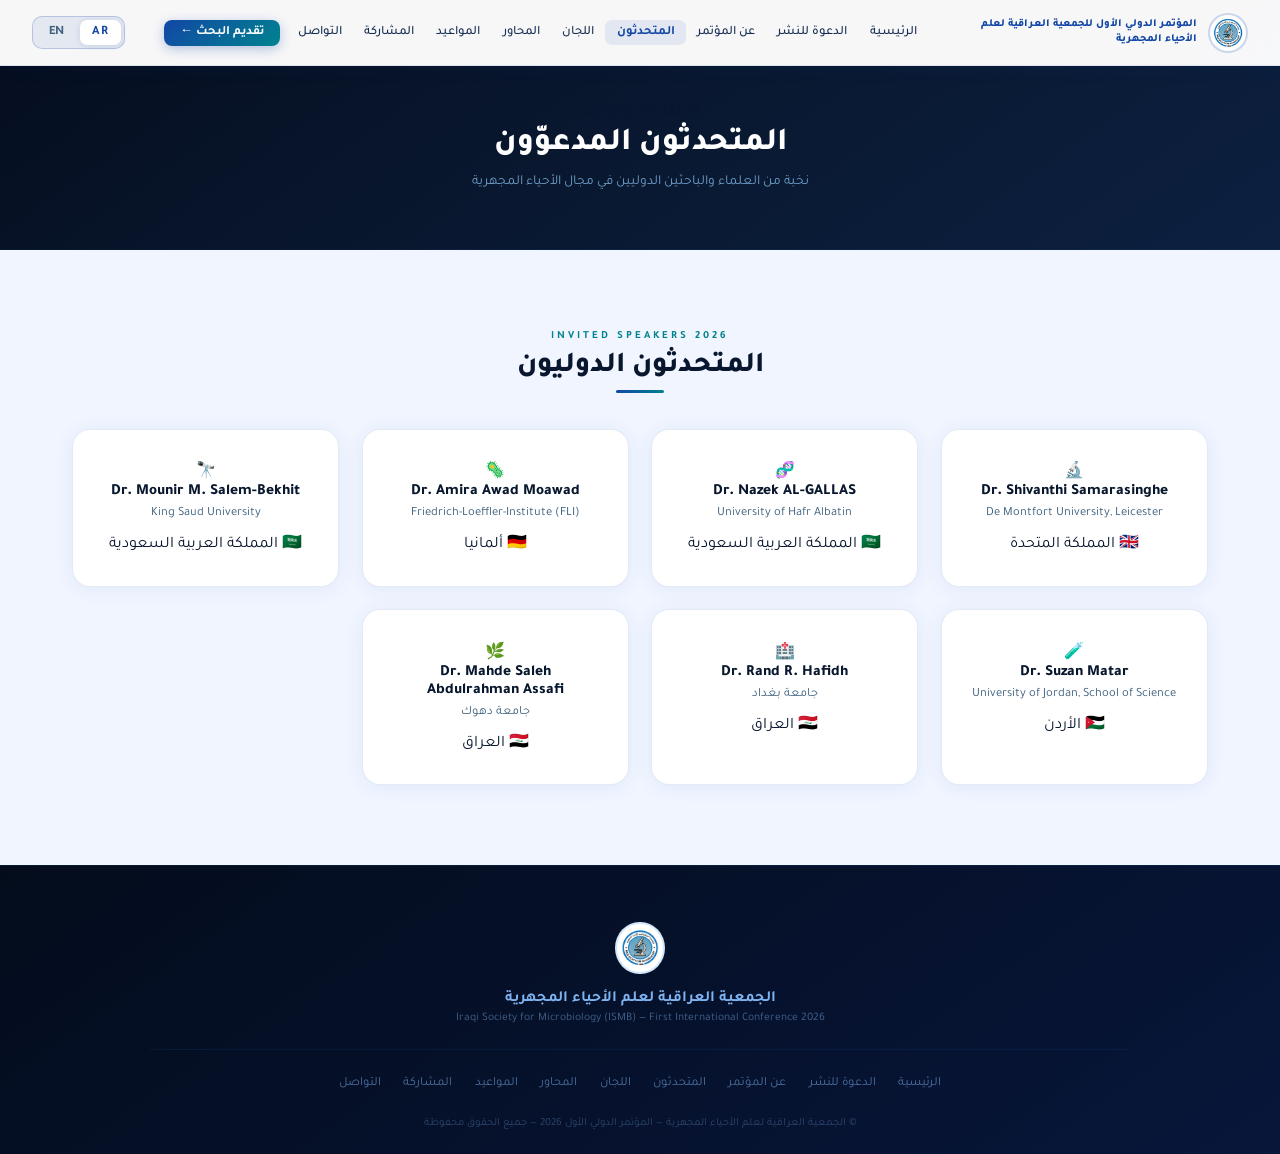
<file: speakers.html>
<!DOCTYPE html>
<html dir="rtl" lang="ar">
<head>
<meta charset="UTF-8"><meta name="viewport" content="width=device-width, initial-scale=1.0">
<title>المتحدثون — المؤتمر الدولي الأول للجمعية العراقية لعلم الأحياء المجهرية</title>
<link rel="stylesheet" href="assets/styles.css">
</head>
<body>
<nav><a href="index.html" class="nav-brand"><img src="assets/logo.png" alt="ISMB"><div class="nav-brand-text"><div class="t1"><span data-lang="ar">المؤتمر الدولي الأول للجمعية العراقية لعلم الأحياء المجهرية</span><span data-lang="en">The First International Conference of the Iraqi Society for Microbiology</span></div></div></a><ul class="nav-links"><li><a href="index.html"><span data-lang="ar">الرئيسية</span><span data-lang="en">Home</span></a></li><li><a href="call-for-papers.html"><span data-lang="ar">الدعوة للنشر</span><span data-lang="en">Call for Papers</span></a></li><li><a href="about.html"><span data-lang="ar">عن المؤتمر</span><span data-lang="en">About</span></a></li><li><a href="speakers.html" class="active"><span data-lang="ar">المتحدثون</span><span data-lang="en">Speakers</span></a></li><li><a href="committees.html"><span data-lang="ar">اللجان</span><span data-lang="en">Committees</span></a></li><li><a href="themes.html"><span data-lang="ar">المحاور</span><span data-lang="en">Themes</span></a></li><li><a href="dates.html"><span data-lang="ar">المواعيد</span><span data-lang="en">Dates</span></a></li><li><a href="participation.html"><span data-lang="ar">المشاركة</span><span data-lang="en">Participate</span></a></li><li><a href="contact.html"><span data-lang="ar">التواصل</span><span data-lang="en">Contact</span></a></li><li><a href="https://edas.info/N35135" target="_blank" class="nav-cta"><span data-lang="ar">تقديم البحث ←</span><span data-lang="en">Submit Paper ←</span></a></li></ul><div style="display:flex;align-items:center;gap:.7rem;"><div class="lang-toggle"><button class="lbtn" data-lang-btn="ar" onclick="setLang('ar')">AR</button><button class="lbtn" data-lang-btn="en" onclick="setLang('en')">EN</button></div><div class="hamburger" onclick="toggleMenu()"><span></span><span></span><span></span></div></div></nav><div class="mobile-menu" id="mM"><ul><li><a href="index.html"><span data-lang="ar">الرئيسية</span><span data-lang="en">Home</span></a></li><li><a href="call-for-papers.html"><span data-lang="ar">الدعوة للنشر</span><span data-lang="en">Call for Papers</span></a></li><li><a href="about.html"><span data-lang="ar">عن المؤتمر</span><span data-lang="en">About</span></a></li><li><a href="speakers.html"><span data-lang="ar">المتحدثون</span><span data-lang="en">Speakers</span></a></li><li><a href="committees.html"><span data-lang="ar">اللجان</span><span data-lang="en">Committees</span></a></li><li><a href="themes.html"><span data-lang="ar">المحاور</span><span data-lang="en">Themes</span></a></li><li><a href="dates.html"><span data-lang="ar">المواعيد</span><span data-lang="en">Dates</span></a></li><li><a href="participation.html"><span data-lang="ar">المشاركة</span><span data-lang="en">Participate</span></a></li><li><a href="contact.html"><span data-lang="ar">التواصل</span><span data-lang="en">Contact</span></a></li><li><a href="https://edas.info/35135" target="_blank">📋 <span data-lang="ar">التسجيل</span><span data-lang="en">Registration</span></a></li><li><a href="https://edas.info/N35135" target="_blank">🚀 <span data-lang="ar">رفع البحث</span><span data-lang="en">Submit Paper</span></a></li></ul></div>

<!-- HERO AR -->
<div data-lang="ar">
<div class="page-hero">
  <div class="page-hero-badge">INVITED SPEAKERS</div>
  <h1>المتحدثون <span>المدعوّون</span></h1>
  <p>نخبة من العلماء والباحثين الدوليين في مجال الأحياء المجهرية</p>
</div>
</div>
<!-- HERO EN -->
<div data-lang="en">
<div class="page-hero">
  <div class="page-hero-badge">INVITED SPEAKERS</div>
  <h1>Invited <span>Speakers</span></h1>
  <p>Distinguished scientists and researchers in Microbiology from around the world</p>
</div>
</div>

<div style="padding:5rem 2rem;max-width:1200px;margin:0 auto;">

  <!-- AR -->
  <div data-lang="ar">
    <div class="section-label">INVITED SPEAKERS 2026</div>
    <h2 class="section-title">المتحدثون <span>الدوليون</span></h2>
    <div class="section-line"></div>
  </div>
  <!-- EN -->
  <div data-lang="en">
    <div class="section-label">INVITED SPEAKERS 2026</div>
    <h2 class="section-title">International <span>Speakers</span></h2>
    <div class="section-line"></div>
  </div>

  <div class="spk-grid">

    <div class="spk-card">
      <div class="spk-avatar">🔬</div>
      <div class="spk-name">Dr. Shivanthi Samarasinghe</div>
      <div class="spk-uni">De Montfort University, Leicester</div>
      <div class="spk-country">🇬🇧 <span data-lang="ar">المملكة المتحدة</span><span data-lang="en">United Kingdom</span></div>
    </div>

    <div class="spk-card">
      <div class="spk-avatar">🧬</div>
      <div class="spk-name">Dr. Nazek AL-GALLAS</div>
      <div class="spk-uni">University of Hafr Albatin</div>
      <div class="spk-country">🇸🇦 <span data-lang="ar">المملكة العربية السعودية</span><span data-lang="en">Saudi Arabia</span></div>
    </div>

    <div class="spk-card">
      <div class="spk-avatar">🦠</div>
      <div class="spk-name">Dr. Amira Awad Moawad</div>
      <div class="spk-uni">Friedrich-Loeffler-Institute (FLI)</div>
      <div class="spk-country">🇩🇪 <span data-lang="ar">ألمانيا</span><span data-lang="en">Germany</span></div>
    </div>

    <div class="spk-card">
      <div class="spk-avatar">🔭</div>
      <div class="spk-name">Dr. Mounir M. Salem-Bekhit</div>
      <div class="spk-uni">King Saud University</div>
      <div class="spk-country">🇸🇦 <span data-lang="ar">المملكة العربية السعودية</span><span data-lang="en">Saudi Arabia</span></div>
    </div>

    <div class="spk-card">
      <div class="spk-avatar">🧪</div>
      <div class="spk-name">Dr. Suzan Matar</div>
      <div class="spk-uni">University of Jordan, School of Science</div>
      <div class="spk-country">🇯🇴 <span data-lang="ar">الأردن</span><span data-lang="en">Jordan</span></div>
    </div>

    <div class="spk-card">
      <div class="spk-avatar">🏥</div>
      <div class="spk-name">Dr. Rand R. Hafidh</div>
      <div class="spk-uni"><span data-lang="ar">جامعة بغداد</span><span data-lang="en">University of Baghdad</span></div>
      <div class="spk-country">🇮🇶 <span data-lang="ar">العراق</span><span data-lang="en">Iraq</span></div>
    </div>

    <div class="spk-card">
      <div class="spk-avatar">🌿</div>
      <div class="spk-name">Dr. Mahde Saleh Abdulrahman Assafi</div>
      <div class="spk-uni"><span data-lang="ar">جامعة دهوك</span><span data-lang="en">University of Duhok</span></div>
      <div class="spk-country">🇮🇶 <span data-lang="ar">العراق</span><span data-lang="en">Iraq</span></div>
    </div>

  </div>
</div>

<footer><div class="footer-inner"><div class="footer-logo"><img src="assets/logo.png" alt="ISMB"></div>
  <div class="footer-name"><span data-lang="ar">الجمعية العراقية لعلم الأحياء المجهرية</span><span data-lang="en">Iraqi Society for Microbiology</span></div>
  <div class="footer-sub">Iraqi Society for Microbiology (ISMB) — First International Conference 2026</div>
  <div class="footer-divider"></div>
  <ul class="footer-links">
    <li><a href="index.html"><span data-lang="ar">الرئيسية</span><span data-lang="en">Home</span></a></li>
    <li><a href="call-for-papers.html"><span data-lang="ar">الدعوة للنشر</span><span data-lang="en">Call for Papers</span></a></li>
    <li><a href="about.html"><span data-lang="ar">عن المؤتمر</span><span data-lang="en">About</span></a></li>
    <li><a href="speakers.html"><span data-lang="ar">المتحدثون</span><span data-lang="en">Speakers</span></a></li>
    <li><a href="committees.html"><span data-lang="ar">اللجان</span><span data-lang="en">Committees</span></a></li>
    <li><a href="themes.html"><span data-lang="ar">المحاور</span><span data-lang="en">Themes</span></a></li>
    <li><a href="dates.html"><span data-lang="ar">المواعيد</span><span data-lang="en">Dates</span></a></li>
    <li><a href="participation.html"><span data-lang="ar">المشاركة</span><span data-lang="en">Participate</span></a></li>
    <li><a href="contact.html"><span data-lang="ar">التواصل</span><span data-lang="en">Contact</span></a></li>
  </ul>
  <div class="footer-copy">© <span data-lang="ar">الجمعية العراقية لعلم الأحياء المجهرية — المؤتمر الدولي الأول 2026 — جميع الحقوق محفوظة</span><span data-lang="en">Iraqi Society for Microbiology — First International Conference 2026 — All Rights Reserved</span></div>
</div></footer>

<script src="assets/lang.js"></script>
<script>function toggleMenu(){document.getElementById('mM').classList.toggle('open');}</script>
</body></html>
</file>
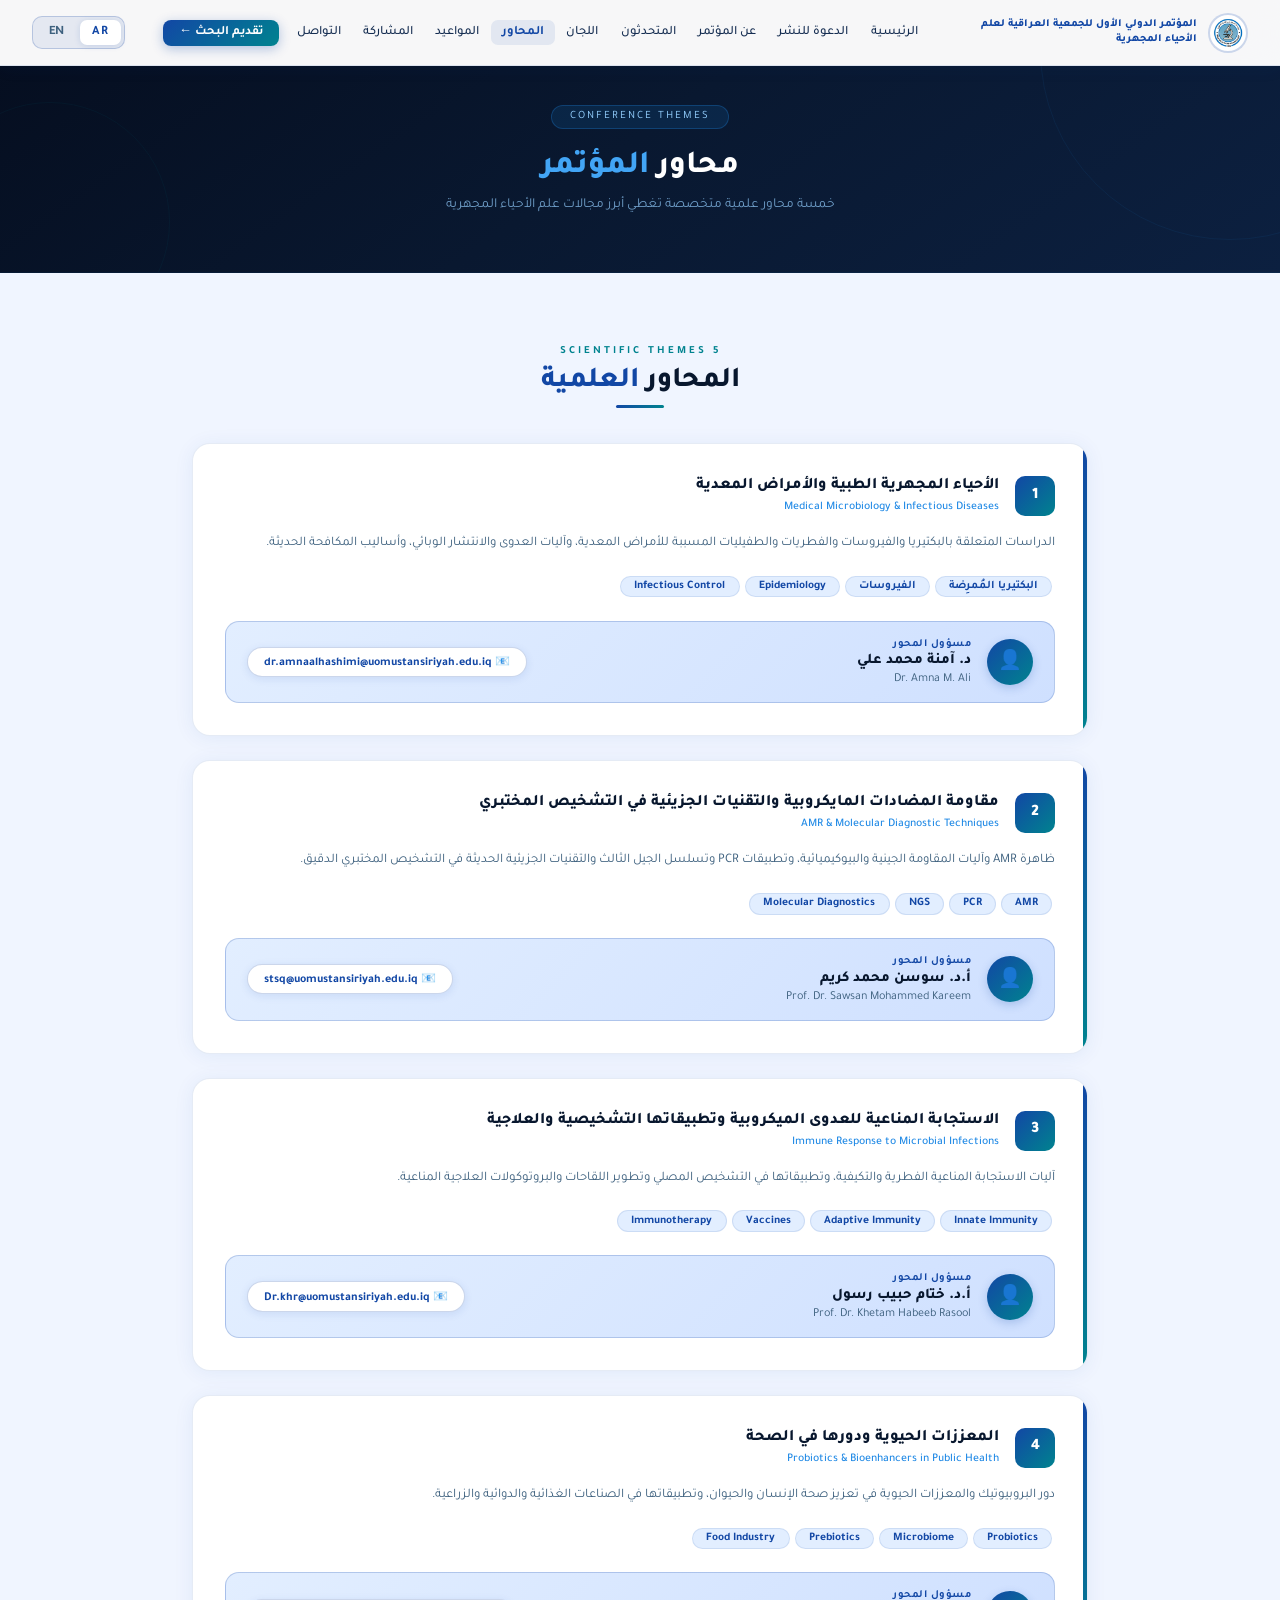
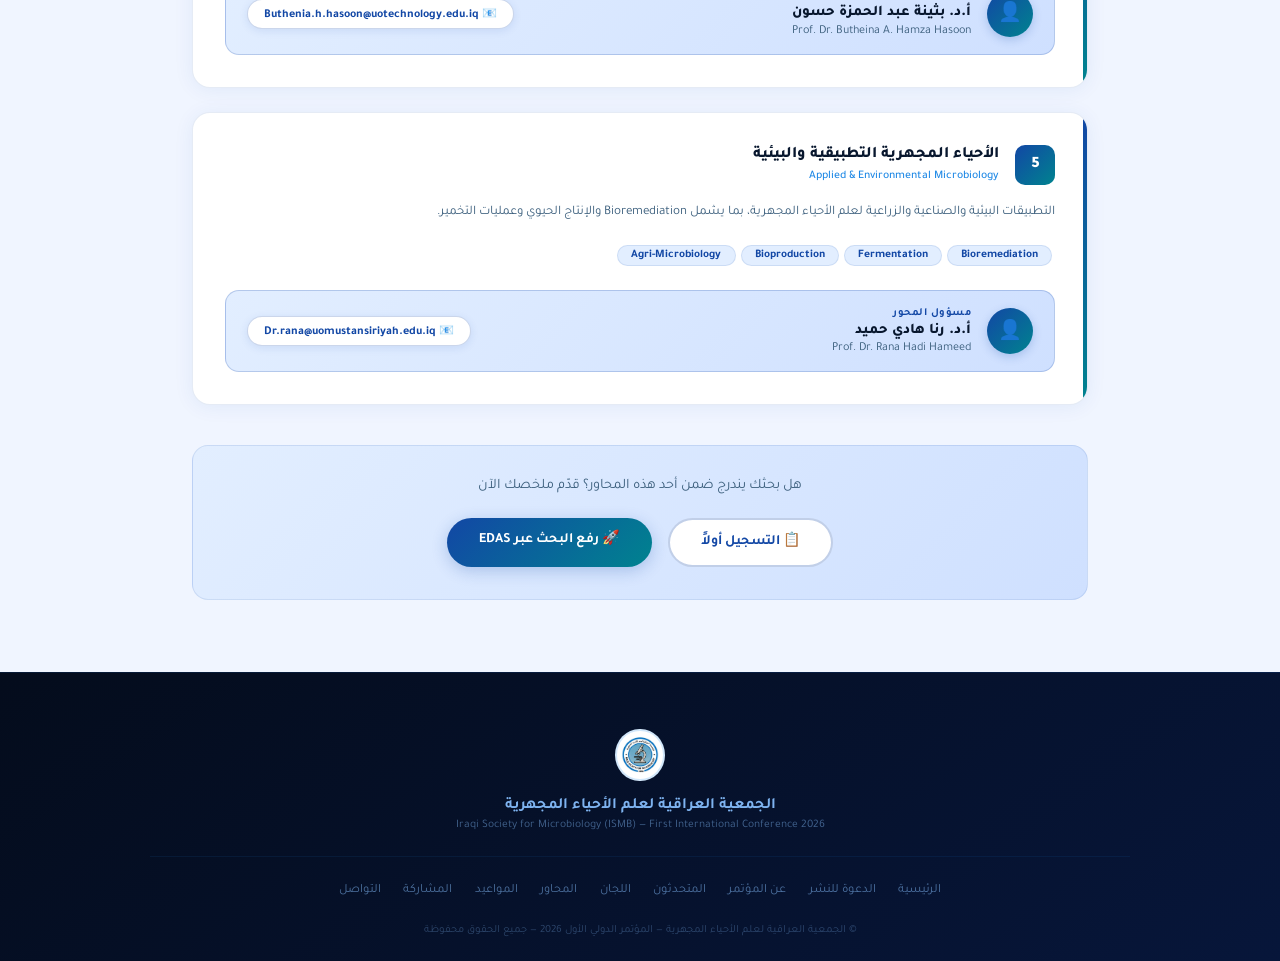
<file: themes.html>
<!DOCTYPE html>
<html dir="rtl" lang="ar">
<head>
<meta charset="UTF-8"><meta name="viewport" content="width=device-width,initial-scale=1.0">
<title>محاور المؤتمر — المؤتمر الدولي الأول للجمعية العراقية لعلم الأحياء المجهرية</title>
<link rel="stylesheet" href="assets/styles.css">
</head>
<body>
<nav><a href="index.html" class="nav-brand"><img src="assets/logo.png" alt="ISMB"><div class="nav-brand-text"><div class="t1"><span data-lang="ar">المؤتمر الدولي الأول للجمعية العراقية لعلم الأحياء المجهرية</span><span data-lang="en">The First International Conference of the Iraqi Society for Microbiology</span></div></div></a><ul class="nav-links"><li><a href="index.html"><span data-lang="ar">الرئيسية</span><span data-lang="en">Home</span></a></li><li><a href="call-for-papers.html"><span data-lang="ar">الدعوة للنشر</span><span data-lang="en">Call for Papers</span></a></li><li><a href="about.html"><span data-lang="ar">عن المؤتمر</span><span data-lang="en">About</span></a></li><li><a href="speakers.html"><span data-lang="ar">المتحدثون</span><span data-lang="en">Speakers</span></a></li><li><a href="committees.html"><span data-lang="ar">اللجان</span><span data-lang="en">Committees</span></a></li><li><a href="themes.html" class="active"><span data-lang="ar">المحاور</span><span data-lang="en">Themes</span></a></li><li><a href="dates.html"><span data-lang="ar">المواعيد</span><span data-lang="en">Dates</span></a></li><li><a href="participation.html"><span data-lang="ar">المشاركة</span><span data-lang="en">Participate</span></a></li><li><a href="contact.html"><span data-lang="ar">التواصل</span><span data-lang="en">Contact</span></a></li><li><a href="https://edas.info/N35135" target="_blank" class="nav-cta"><span data-lang="ar">تقديم البحث ←</span><span data-lang="en">Submit Paper ←</span></a></li></ul><div style="display:flex;align-items:center;gap:.7rem;"><div class="lang-toggle"><button class="lbtn" data-lang-btn="ar" onclick="setLang('ar')">AR</button><button class="lbtn" data-lang-btn="en" onclick="setLang('en')">EN</button></div><div class="hamburger" onclick="toggleMenu()"><span></span><span></span><span></span></div></div></nav><div class="mobile-menu" id="mM"><ul><li><a href="index.html"><span data-lang="ar">الرئيسية</span><span data-lang="en">Home</span></a></li><li><a href="call-for-papers.html"><span data-lang="ar">الدعوة للنشر</span><span data-lang="en">Call for Papers</span></a></li><li><a href="about.html"><span data-lang="ar">عن المؤتمر</span><span data-lang="en">About</span></a></li><li><a href="speakers.html"><span data-lang="ar">المتحدثون</span><span data-lang="en">Speakers</span></a></li><li><a href="committees.html"><span data-lang="ar">اللجان</span><span data-lang="en">Committees</span></a></li><li><a href="themes.html"><span data-lang="ar">المحاور</span><span data-lang="en">Themes</span></a></li><li><a href="dates.html"><span data-lang="ar">المواعيد</span><span data-lang="en">Dates</span></a></li><li><a href="participation.html"><span data-lang="ar">المشاركة</span><span data-lang="en">Participate</span></a></li><li><a href="contact.html"><span data-lang="ar">التواصل</span><span data-lang="en">Contact</span></a></li><li><a href="https://edas.info/35135" target="_blank">📋 <span data-lang="ar">التسجيل</span><span data-lang="en">Registration</span></a></li><li><a href="https://edas.info/N35135" target="_blank">🚀 <span data-lang="ar">رفع البحث</span><span data-lang="en">Submit Paper</span></a></li></ul></div>
<div class="page-hero"><div class="ph-rings"><div class="ph-r1"></div><div class="ph-r2"></div></div><div class="ph-content"><div class="ph-badge">CONFERENCE THEMES</div><h1><span data-lang="ar">محاور <em>المؤتمر</em></span><span data-lang="en">Conference <em>Themes</em></span></h1><p><span data-lang="ar">خمسة محاور علمية متخصصة تغطي أبرز مجالات علم الأحياء المجهرية</span><span data-lang="en">Five specialized scientific themes covering key areas of Microbiology</span></p></div></div>
<div class="section" style="max-width:960px;">
  <div class="section-label">5 SCIENTIFIC THEMES</div>
  <h2 class="section-title"><span data-lang="ar">المحاور <em>العلمية</em></span><span data-lang="en">Scientific <em>Themes</em></span></h2>
  <div class="section-line"></div>
  <div style="display:flex;flex-direction:column;gap:1.5rem;">

  <div style="background:var(--card);border:1.5px solid var(--border);border-radius:18px;padding:2rem;box-shadow:var(--shadow);transition:all .28s;position:relative;overflow:hidden;" onmouseover="this.style.transform='translateY(-4px)';this.style.boxShadow='var(--shadow-h)'" onmouseout="this.style.transform='';this.style.boxShadow='var(--shadow)'">
    <div style="position:absolute;top:0;right:0;width:4px;height:100%;background:linear-gradient(180deg,var(--blue),var(--cyan));"></div>

    <!-- Number + Theme Name -->
    <div style="display:flex;align-items:flex-start;gap:1rem;margin-bottom:1rem;">
      <div style="width:40px;height:40px;background:linear-gradient(135deg,var(--blue),var(--cyan));border-radius:10px;display:flex;align-items:center;justify-content:center;font-weight:900;color:#fff;font-size:1rem;flex-shrink:0;">1</div>
      <div>
        <div style="font-size:1rem;font-weight:800;color:var(--text);line-height:1.35;"><span data-lang="ar">الأحياء المجهرية الطبية والأمراض المعدية</span><span data-lang="en">Medical Microbiology & Infectious Diseases</span></div>
        <div style="font-size:.73rem;color:var(--sky);margin-top:.15rem;font-weight:500;">Medical Microbiology & Infectious Diseases</div>
      </div>
    </div>

    <!-- Description -->
    <div style="font-size:.82rem;color:var(--muted);line-height:1.8;margin-bottom:1.1rem;">
      <span data-lang="ar">الدراسات المتعلقة بالبكتيريا والفيروسات والفطريات والطفيليات المسببة للأمراض المعدية، وآليات العدوى والانتشار الوبائي، وأساليب المكافحة الحديثة.</span>
      <span data-lang="en">Studies on bacteria, viruses, fungi, and parasites causing infectious diseases, mechanisms of epidemic spread, and modern control methods.</span>
    </div>

    <!-- Tags -->
    <div style="margin-bottom:1.3rem;"><span class="tag">البكتيريا المُمرِضة</span><span class="tag">الفيروسات</span><span class="tag">Epidemiology</span><span class="tag">Infectious Control</span></div>

    <!-- Coordinator Card -->
    <div style="
      background:linear-gradient(135deg,var(--bg2),var(--bg3));
      border:1.5px solid var(--border2);
      border-radius:14px;padding:1rem 1.3rem;
      display:flex;align-items:center;gap:1rem;flex-wrap:wrap;
    ">
      <div style="
        width:46px;height:46px;border-radius:50%;
        background:linear-gradient(135deg,var(--blue),var(--cyan));
        display:flex;align-items:center;justify-content:center;
        font-size:1.2rem;color:#fff;flex-shrink:0;
        box-shadow:0 3px 10px rgba(18,71,165,.22);
      ">👤</div>
      <div style="flex:1;min-width:150px;">
        <div style="font-size:.68rem;color:var(--blue);font-weight:700;text-transform:uppercase;letter-spacing:.5px;margin-bottom:.18rem;">
          <span data-lang="ar">مسؤول المحور</span><span data-lang="en">Theme Coordinator</span>
        </div>
        <div style="font-size:.92rem;font-weight:800;color:var(--text);margin-bottom:.12rem;">
          <span data-lang="ar">د. آمنة محمد علي</span><span data-lang="en">Dr. Amna M. Ali</span>
        </div>
        <div style="font-size:.76rem;color:var(--muted);">
          <span data-lang="en">د. آمنة محمد علي</span><span data-lang="ar">Dr. Amna M. Ali</span>
        </div>
      </div>
      <a href="mailto:dr.amnaalhashimi@uomustansiriyah.edu.iq" style="
        display:inline-flex;align-items:center;gap:.4rem;
        background:var(--card);border:1.5px solid var(--border2);
        border-radius:50px;padding:.38rem 1rem;
        font-size:.75rem;font-weight:600;color:var(--blue);
        text-decoration:none;transition:all .2s;white-space:nowrap;
        box-shadow:0 2px 8px rgba(18,71,165,.1);
      " onmouseover="this.style.background='var(--blue)';this.style.color='#fff'" onmouseout="this.style.background='var(--card)';this.style.color='var(--blue)'">
        📧 dr.amnaalhashimi@uomustansiriyah.edu.iq
      </a>
    </div>
  </div>

  <div style="background:var(--card);border:1.5px solid var(--border);border-radius:18px;padding:2rem;box-shadow:var(--shadow);transition:all .28s;position:relative;overflow:hidden;" onmouseover="this.style.transform='translateY(-4px)';this.style.boxShadow='var(--shadow-h)'" onmouseout="this.style.transform='';this.style.boxShadow='var(--shadow)'">
    <div style="position:absolute;top:0;right:0;width:4px;height:100%;background:linear-gradient(180deg,var(--blue),var(--cyan));"></div>

    <!-- Number + Theme Name -->
    <div style="display:flex;align-items:flex-start;gap:1rem;margin-bottom:1rem;">
      <div style="width:40px;height:40px;background:linear-gradient(135deg,var(--blue),var(--cyan));border-radius:10px;display:flex;align-items:center;justify-content:center;font-weight:900;color:#fff;font-size:1rem;flex-shrink:0;">2</div>
      <div>
        <div style="font-size:1rem;font-weight:800;color:var(--text);line-height:1.35;"><span data-lang="ar">مقاومة المضادات المايكروبية والتقنيات الجزيئية في التشخيص المختبري</span><span data-lang="en">AMR & Molecular Diagnostic Techniques</span></div>
        <div style="font-size:.73rem;color:var(--sky);margin-top:.15rem;font-weight:500;">AMR & Molecular Diagnostic Techniques</div>
      </div>
    </div>

    <!-- Description -->
    <div style="font-size:.82rem;color:var(--muted);line-height:1.8;margin-bottom:1.1rem;">
      <span data-lang="ar">ظاهرة AMR وآليات المقاومة الجينية والبيوكيميائية، وتطبيقات PCR وتسلسل الجيل الثالث والتقنيات الجزيئية الحديثة في التشخيص المختبري الدقيق.</span>
      <span data-lang="en">Antimicrobial resistance (AMR), genetic and biochemical resistance mechanisms, PCR, next-gen sequencing, and modern molecular diagnostics.</span>
    </div>

    <!-- Tags -->
    <div style="margin-bottom:1.3rem;"><span class="tag">AMR</span><span class="tag">PCR</span><span class="tag">NGS</span><span class="tag">Molecular Diagnostics</span></div>

    <!-- Coordinator Card -->
    <div style="
      background:linear-gradient(135deg,var(--bg2),var(--bg3));
      border:1.5px solid var(--border2);
      border-radius:14px;padding:1rem 1.3rem;
      display:flex;align-items:center;gap:1rem;flex-wrap:wrap;
    ">
      <div style="
        width:46px;height:46px;border-radius:50%;
        background:linear-gradient(135deg,var(--blue),var(--cyan));
        display:flex;align-items:center;justify-content:center;
        font-size:1.2rem;color:#fff;flex-shrink:0;
        box-shadow:0 3px 10px rgba(18,71,165,.22);
      ">👤</div>
      <div style="flex:1;min-width:150px;">
        <div style="font-size:.68rem;color:var(--blue);font-weight:700;text-transform:uppercase;letter-spacing:.5px;margin-bottom:.18rem;">
          <span data-lang="ar">مسؤول المحور</span><span data-lang="en">Theme Coordinator</span>
        </div>
        <div style="font-size:.92rem;font-weight:800;color:var(--text);margin-bottom:.12rem;">
          <span data-lang="ar">أ.د. سوسن محمد كريم</span><span data-lang="en">Prof. Dr. Sawsan Mohammed Kareem</span>
        </div>
        <div style="font-size:.76rem;color:var(--muted);">
          <span data-lang="en">أ.د. سوسن محمد كريم</span><span data-lang="ar">Prof. Dr. Sawsan Mohammed Kareem</span>
        </div>
      </div>
      <a href="mailto:stsq@uomustansiriyah.edu.iq" style="
        display:inline-flex;align-items:center;gap:.4rem;
        background:var(--card);border:1.5px solid var(--border2);
        border-radius:50px;padding:.38rem 1rem;
        font-size:.75rem;font-weight:600;color:var(--blue);
        text-decoration:none;transition:all .2s;white-space:nowrap;
        box-shadow:0 2px 8px rgba(18,71,165,.1);
      " onmouseover="this.style.background='var(--blue)';this.style.color='#fff'" onmouseout="this.style.background='var(--card)';this.style.color='var(--blue)'">
        📧 stsq@uomustansiriyah.edu.iq
      </a>
    </div>
  </div>

  <div style="background:var(--card);border:1.5px solid var(--border);border-radius:18px;padding:2rem;box-shadow:var(--shadow);transition:all .28s;position:relative;overflow:hidden;" onmouseover="this.style.transform='translateY(-4px)';this.style.boxShadow='var(--shadow-h)'" onmouseout="this.style.transform='';this.style.boxShadow='var(--shadow)'">
    <div style="position:absolute;top:0;right:0;width:4px;height:100%;background:linear-gradient(180deg,var(--blue),var(--cyan));"></div>

    <!-- Number + Theme Name -->
    <div style="display:flex;align-items:flex-start;gap:1rem;margin-bottom:1rem;">
      <div style="width:40px;height:40px;background:linear-gradient(135deg,var(--blue),var(--cyan));border-radius:10px;display:flex;align-items:center;justify-content:center;font-weight:900;color:#fff;font-size:1rem;flex-shrink:0;">3</div>
      <div>
        <div style="font-size:1rem;font-weight:800;color:var(--text);line-height:1.35;"><span data-lang="ar">الاستجابة المناعية للعدوى الميكروبية وتطبيقاتها التشخيصية والعلاجية</span><span data-lang="en">Immune Response to Microbial Infections</span></div>
        <div style="font-size:.73rem;color:var(--sky);margin-top:.15rem;font-weight:500;">Immune Response to Microbial Infections</div>
      </div>
    </div>

    <!-- Description -->
    <div style="font-size:.82rem;color:var(--muted);line-height:1.8;margin-bottom:1.1rem;">
      <span data-lang="ar">آليات الاستجابة المناعية الفطرية والتكيفية، وتطبيقاتها في التشخيص المصلي وتطوير اللقاحات والبروتوكولات العلاجية المناعية.</span>
      <span data-lang="en">Innate and adaptive immunity mechanisms and their applications in serological diagnosis, vaccine development, and immunotherapy protocols.</span>
    </div>

    <!-- Tags -->
    <div style="margin-bottom:1.3rem;"><span class="tag">Innate Immunity</span><span class="tag">Adaptive Immunity</span><span class="tag">Vaccines</span><span class="tag">Immunotherapy</span></div>

    <!-- Coordinator Card -->
    <div style="
      background:linear-gradient(135deg,var(--bg2),var(--bg3));
      border:1.5px solid var(--border2);
      border-radius:14px;padding:1rem 1.3rem;
      display:flex;align-items:center;gap:1rem;flex-wrap:wrap;
    ">
      <div style="
        width:46px;height:46px;border-radius:50%;
        background:linear-gradient(135deg,var(--blue),var(--cyan));
        display:flex;align-items:center;justify-content:center;
        font-size:1.2rem;color:#fff;flex-shrink:0;
        box-shadow:0 3px 10px rgba(18,71,165,.22);
      ">👤</div>
      <div style="flex:1;min-width:150px;">
        <div style="font-size:.68rem;color:var(--blue);font-weight:700;text-transform:uppercase;letter-spacing:.5px;margin-bottom:.18rem;">
          <span data-lang="ar">مسؤول المحور</span><span data-lang="en">Theme Coordinator</span>
        </div>
        <div style="font-size:.92rem;font-weight:800;color:var(--text);margin-bottom:.12rem;">
          <span data-lang="ar">أ.د. ختام حبيب رسول</span><span data-lang="en">Prof. Dr. Khetam Habeeb Rasool</span>
        </div>
        <div style="font-size:.76rem;color:var(--muted);">
          <span data-lang="en">أ.د. ختام حبيب رسول</span><span data-lang="ar">Prof. Dr. Khetam Habeeb Rasool</span>
        </div>
      </div>
      <a href="mailto:Dr.khr@uomustansiriyah.edu.iq" style="
        display:inline-flex;align-items:center;gap:.4rem;
        background:var(--card);border:1.5px solid var(--border2);
        border-radius:50px;padding:.38rem 1rem;
        font-size:.75rem;font-weight:600;color:var(--blue);
        text-decoration:none;transition:all .2s;white-space:nowrap;
        box-shadow:0 2px 8px rgba(18,71,165,.1);
      " onmouseover="this.style.background='var(--blue)';this.style.color='#fff'" onmouseout="this.style.background='var(--card)';this.style.color='var(--blue)'">
        📧 Dr.khr@uomustansiriyah.edu.iq
      </a>
    </div>
  </div>

  <div style="background:var(--card);border:1.5px solid var(--border);border-radius:18px;padding:2rem;box-shadow:var(--shadow);transition:all .28s;position:relative;overflow:hidden;" onmouseover="this.style.transform='translateY(-4px)';this.style.boxShadow='var(--shadow-h)'" onmouseout="this.style.transform='';this.style.boxShadow='var(--shadow)'">
    <div style="position:absolute;top:0;right:0;width:4px;height:100%;background:linear-gradient(180deg,var(--blue),var(--cyan));"></div>

    <!-- Number + Theme Name -->
    <div style="display:flex;align-items:flex-start;gap:1rem;margin-bottom:1rem;">
      <div style="width:40px;height:40px;background:linear-gradient(135deg,var(--blue),var(--cyan));border-radius:10px;display:flex;align-items:center;justify-content:center;font-weight:900;color:#fff;font-size:1rem;flex-shrink:0;">4</div>
      <div>
        <div style="font-size:1rem;font-weight:800;color:var(--text);line-height:1.35;"><span data-lang="ar">المعززات الحيوية ودورها في الصحة</span><span data-lang="en">Probiotics & Bioenhancers in Public Health</span></div>
        <div style="font-size:.73rem;color:var(--sky);margin-top:.15rem;font-weight:500;">Probiotics & Bioenhancers in Public Health</div>
      </div>
    </div>

    <!-- Description -->
    <div style="font-size:.82rem;color:var(--muted);line-height:1.8;margin-bottom:1.1rem;">
      <span data-lang="ar">دور البروبيوتيك والمعززات الحيوية في تعزيز صحة الإنسان والحيوان، وتطبيقاتها في الصناعات الغذائية والدوائية والزراعية.</span>
      <span data-lang="en">Role of probiotics and bioenhancers in human and animal health and their applications in food, pharmaceutical, and agricultural industries.</span>
    </div>

    <!-- Tags -->
    <div style="margin-bottom:1.3rem;"><span class="tag">Probiotics</span><span class="tag">Microbiome</span><span class="tag">Prebiotics</span><span class="tag">Food Industry</span></div>

    <!-- Coordinator Card -->
    <div style="
      background:linear-gradient(135deg,var(--bg2),var(--bg3));
      border:1.5px solid var(--border2);
      border-radius:14px;padding:1rem 1.3rem;
      display:flex;align-items:center;gap:1rem;flex-wrap:wrap;
    ">
      <div style="
        width:46px;height:46px;border-radius:50%;
        background:linear-gradient(135deg,var(--blue),var(--cyan));
        display:flex;align-items:center;justify-content:center;
        font-size:1.2rem;color:#fff;flex-shrink:0;
        box-shadow:0 3px 10px rgba(18,71,165,.22);
      ">👤</div>
      <div style="flex:1;min-width:150px;">
        <div style="font-size:.68rem;color:var(--blue);font-weight:700;text-transform:uppercase;letter-spacing:.5px;margin-bottom:.18rem;">
          <span data-lang="ar">مسؤول المحور</span><span data-lang="en">Theme Coordinator</span>
        </div>
        <div style="font-size:.92rem;font-weight:800;color:var(--text);margin-bottom:.12rem;">
          <span data-lang="ar">أ.د. بثينة عبد الحمزة حسون</span><span data-lang="en">Prof. Dr. Butheina A. Hamza Hasoon</span>
        </div>
        <div style="font-size:.76rem;color:var(--muted);">
          <span data-lang="en">أ.د. بثينة عبد الحمزة حسون</span><span data-lang="ar">Prof. Dr. Butheina A. Hamza Hasoon</span>
        </div>
      </div>
      <a href="mailto:Buthenia.h.hasoon@uotechnology.edu.iq" style="
        display:inline-flex;align-items:center;gap:.4rem;
        background:var(--card);border:1.5px solid var(--border2);
        border-radius:50px;padding:.38rem 1rem;
        font-size:.75rem;font-weight:600;color:var(--blue);
        text-decoration:none;transition:all .2s;white-space:nowrap;
        box-shadow:0 2px 8px rgba(18,71,165,.1);
      " onmouseover="this.style.background='var(--blue)';this.style.color='#fff'" onmouseout="this.style.background='var(--card)';this.style.color='var(--blue)'">
        📧 Buthenia.h.hasoon@uotechnology.edu.iq
      </a>
    </div>
  </div>

  <div style="background:var(--card);border:1.5px solid var(--border);border-radius:18px;padding:2rem;box-shadow:var(--shadow);transition:all .28s;position:relative;overflow:hidden;" onmouseover="this.style.transform='translateY(-4px)';this.style.boxShadow='var(--shadow-h)'" onmouseout="this.style.transform='';this.style.boxShadow='var(--shadow)'">
    <div style="position:absolute;top:0;right:0;width:4px;height:100%;background:linear-gradient(180deg,var(--blue),var(--cyan));"></div>

    <!-- Number + Theme Name -->
    <div style="display:flex;align-items:flex-start;gap:1rem;margin-bottom:1rem;">
      <div style="width:40px;height:40px;background:linear-gradient(135deg,var(--blue),var(--cyan));border-radius:10px;display:flex;align-items:center;justify-content:center;font-weight:900;color:#fff;font-size:1rem;flex-shrink:0;">5</div>
      <div>
        <div style="font-size:1rem;font-weight:800;color:var(--text);line-height:1.35;"><span data-lang="ar">الأحياء المجهرية التطبيقية والبيئية</span><span data-lang="en">Applied & Environmental Microbiology</span></div>
        <div style="font-size:.73rem;color:var(--sky);margin-top:.15rem;font-weight:500;">Applied & Environmental Microbiology</div>
      </div>
    </div>

    <!-- Description -->
    <div style="font-size:.82rem;color:var(--muted);line-height:1.8;margin-bottom:1.1rem;">
      <span data-lang="ar">التطبيقات البيئية والصناعية والزراعية لعلم الأحياء المجهرية، بما يشمل Bioremediation والإنتاج الحيوي وعمليات التخمير.</span>
      <span data-lang="en">Environmental, industrial, and agricultural microbiology applications including bioremediation, bioproduction, and fermentation processes.</span>
    </div>

    <!-- Tags -->
    <div style="margin-bottom:1.3rem;"><span class="tag">Bioremediation</span><span class="tag">Fermentation</span><span class="tag">Bioproduction</span><span class="tag">Agri-Microbiology</span></div>

    <!-- Coordinator Card -->
    <div style="
      background:linear-gradient(135deg,var(--bg2),var(--bg3));
      border:1.5px solid var(--border2);
      border-radius:14px;padding:1rem 1.3rem;
      display:flex;align-items:center;gap:1rem;flex-wrap:wrap;
    ">
      <div style="
        width:46px;height:46px;border-radius:50%;
        background:linear-gradient(135deg,var(--blue),var(--cyan));
        display:flex;align-items:center;justify-content:center;
        font-size:1.2rem;color:#fff;flex-shrink:0;
        box-shadow:0 3px 10px rgba(18,71,165,.22);
      ">👤</div>
      <div style="flex:1;min-width:150px;">
        <div style="font-size:.68rem;color:var(--blue);font-weight:700;text-transform:uppercase;letter-spacing:.5px;margin-bottom:.18rem;">
          <span data-lang="ar">مسؤول المحور</span><span data-lang="en">Theme Coordinator</span>
        </div>
        <div style="font-size:.92rem;font-weight:800;color:var(--text);margin-bottom:.12rem;">
          <span data-lang="ar">أ.د. رنا هادي حميد</span><span data-lang="en">Prof. Dr. Rana Hadi Hameed</span>
        </div>
        <div style="font-size:.76rem;color:var(--muted);">
          <span data-lang="en">أ.د. رنا هادي حميد</span><span data-lang="ar">Prof. Dr. Rana Hadi Hameed</span>
        </div>
      </div>
      <a href="mailto:Dr.rana@uomustansiriyah.edu.iq" style="
        display:inline-flex;align-items:center;gap:.4rem;
        background:var(--card);border:1.5px solid var(--border2);
        border-radius:50px;padding:.38rem 1rem;
        font-size:.75rem;font-weight:600;color:var(--blue);
        text-decoration:none;transition:all .2s;white-space:nowrap;
        box-shadow:0 2px 8px rgba(18,71,165,.1);
      " onmouseover="this.style.background='var(--blue)';this.style.color='#fff'" onmouseout="this.style.background='var(--card)';this.style.color='var(--blue)'">
        📧 Dr.rana@uomustansiriyah.edu.iq
      </a>
    </div>
  </div>
  </div>

  <div style="text-align:center;margin-top:2.5rem;background:linear-gradient(135deg,var(--bg2),var(--bg3));border:1.5px solid var(--border);border-radius:16px;padding:2rem;">
    <p style="color:var(--muted);margin-bottom:1.4rem;font-size:.9rem;">
      <span data-lang="ar">هل بحثك يندرج ضمن أحد هذه المحاور؟ قدّم ملخصك الآن</span>
      <span data-lang="en">Does your research fit one of these themes? Submit your abstract now.</span>
    </p>
    <div style="display:flex;gap:1rem;justify-content:center;flex-wrap:wrap;">
      <a href="https://edas.info/35135" target="_blank" class="btn btn-secondary">
        <span data-lang="ar">📋 التسجيل أولاً</span><span data-lang="en">📋 Register First</span>
      </a>
      <a href="https://edas.info/N35135" target="_blank" class="btn btn-primary">
        <span data-lang="ar">🚀 رفع البحث عبر EDAS</span><span data-lang="en">🚀 Submit via EDAS</span>
      </a>
    </div>
  </div>

</div>
<footer><div class="footer-inner"><div class="footer-logo"><img src="assets/logo.png" alt="ISMB"></div>
  <div class="footer-name"><span data-lang="ar">الجمعية العراقية لعلم الأحياء المجهرية</span><span data-lang="en">Iraqi Society for Microbiology</span></div>
  <div class="footer-sub">Iraqi Society for Microbiology (ISMB) — First International Conference 2026</div>
  <div class="footer-divider"></div>
  <ul class="footer-links">
    <li><a href="index.html"><span data-lang="ar">الرئيسية</span><span data-lang="en">Home</span></a></li>
    <li><a href="call-for-papers.html"><span data-lang="ar">الدعوة للنشر</span><span data-lang="en">Call for Papers</span></a></li>
    <li><a href="about.html"><span data-lang="ar">عن المؤتمر</span><span data-lang="en">About</span></a></li>
    <li><a href="speakers.html"><span data-lang="ar">المتحدثون</span><span data-lang="en">Speakers</span></a></li>
    <li><a href="committees.html"><span data-lang="ar">اللجان</span><span data-lang="en">Committees</span></a></li>
    <li><a href="themes.html"><span data-lang="ar">المحاور</span><span data-lang="en">Themes</span></a></li>
    <li><a href="dates.html"><span data-lang="ar">المواعيد</span><span data-lang="en">Dates</span></a></li>
    <li><a href="participation.html"><span data-lang="ar">المشاركة</span><span data-lang="en">Participate</span></a></li>
    <li><a href="contact.html"><span data-lang="ar">التواصل</span><span data-lang="en">Contact</span></a></li>
  </ul>
  <div class="footer-copy">© <span data-lang="ar">الجمعية العراقية لعلم الأحياء المجهرية — المؤتمر الدولي الأول 2026 — جميع الحقوق محفوظة</span><span data-lang="en">Iraqi Society for Microbiology — First International Conference 2026 — All Rights Reserved</span></div>
</div></footer>
<script src="assets/lang.js"></script>
<script>function toggleMenu(){document.getElementById("mM").classList.toggle("open");}</script>
</body>
</html>
</file>
<file: assets/styles.css>
@import url('https://fonts.googleapis.com/css2?family=Tajawal:wght@300;400;500;700;800;900&display=swap');

*{margin:0;padding:0;box-sizing:border-box;}

:root{
  --bg:#f0f5ff;
  --bg2:#e2eeff;
  --bg3:#cfe0ff;
  --card:#ffffff;
  --blue:#1247a5;
  --blue2:#1565C0;
  --sky:#1e88e5;
  --sky2:#64B5F6;
  --cyan:#00838f;
  --teal:#006064;
  --accent:#0d47a1;
  --gold:#bf360c;
  --goldl:#ff7043;
  --text:#08172e;
  --text2:#162e52;
  --muted:#3d607e;
  --light-muted:#7a9bb8;
  --border:rgba(18,71,165,.11);
  --border2:rgba(18,71,165,.22);
  --shadow:0 2px 20px rgba(18,71,165,.07);
  --shadow-h:0 10px 40px rgba(18,71,165,.15);
  --shadow-c:0 4px 24px rgba(18,71,165,.12);
}

body{font-family:'Tajawal',sans-serif;background:var(--bg);color:var(--text);direction:rtl;}

/* ── LANG TOGGLE ── */
.lang-toggle{display:flex;background:rgba(18,71,165,.08);border:1.5px solid var(--border2);border-radius:10px;padding:3px;gap:2px;}
.lbtn{background:transparent;border:none;cursor:pointer;padding:.28rem .8rem;border-radius:7px;font-family:'Tajawal',sans-serif;font-size:.8rem;font-weight:700;color:var(--muted);transition:all .2s;letter-spacing:.5px;}
.lbtn:hover{color:var(--blue);}
.lbtn-on{background:var(--card);color:var(--blue);box-shadow:0 1px 6px rgba(18,71,165,.15);}

/* ── NAV ── */
nav{
  position:fixed;top:0;width:100%;z-index:999;
  background:rgba(255,255,255,.97);
  backdrop-filter:blur(16px);
  border-bottom:1.5px solid var(--border);
  box-shadow:0 1px 18px rgba(18,71,165,.07);
  padding:0 2rem;height:66px;
  display:flex;align-items:center;justify-content:space-between;gap:1rem;
}
.nav-brand{display:flex;align-items:center;gap:11px;text-decoration:none;flex-shrink:0;}
.nav-brand img{height:40px;width:40px;border-radius:50%;background:#fff;padding:2px;border:2px solid var(--border2);object-fit:contain;}
.nav-brand-text{max-width:230px;}
.nav-brand-text .t1{font-size:.68rem;font-weight:800;color:var(--blue);line-height:1.32;display:block;}
.nav-links{display:flex;gap:0;list-style:none;align-items:center;}
.nav-links a{text-decoration:none;color:var(--text2);font-size:.8rem;font-weight:500;padding:.36rem .7rem;border-radius:7px;transition:all .2s;white-space:nowrap;}
.nav-links a:hover{color:var(--blue);background:rgba(18,71,165,.07);}
.nav-links a.active{color:var(--blue);background:rgba(18,71,165,.09);font-weight:700;}
.nav-cta{background:linear-gradient(135deg,var(--blue),var(--cyan))!important;color:#fff!important;font-weight:700!important;padding:.38rem 1rem!important;border-radius:8px!important;box-shadow:0 3px 12px rgba(18,71,165,.3)!important;margin-right:.4rem;}
.nav-cta:hover{transform:translateY(-1px);box-shadow:0 6px 18px rgba(18,71,165,.4)!important;}

.hamburger{display:none;flex-direction:column;gap:5px;cursor:pointer;padding:5px;}
.hamburger span{width:22px;height:2px;background:var(--blue);border-radius:2px;transition:.3s;}
.mobile-menu{display:none;position:fixed;top:66px;left:0;right:0;z-index:998;background:rgba(255,255,255,.99);border-bottom:1.5px solid var(--border);padding:1rem 1.5rem;box-shadow:0 8px 24px rgba(18,71,165,.1);}
.mobile-menu.open{display:block;}
.mobile-menu ul{list-style:none;}
.mobile-menu ul li a{display:block;padding:.62rem 0;color:var(--text2);text-decoration:none;font-size:.9rem;font-weight:500;border-bottom:1px solid rgba(18,71,165,.06);transition:color .2s;}
.mobile-menu ul li a:hover{color:var(--blue);}

/* ── PAGE HERO ── */
.page-hero{
  background:linear-gradient(145deg,#050d1e 0%,#091830 50%,#0c2040 100%);
  padding:105px 2rem 58px;text-align:center;
  position:relative;overflow:hidden;
  border-bottom:1px solid rgba(30,136,229,.1);
}
.ph-rings{position:absolute;inset:0;pointer-events:none;}
.ph-r1{position:absolute;top:-140px;right:-140px;width:380px;height:380px;border-radius:50%;border:1px solid rgba(30,136,229,.08);}
.ph-r2{position:absolute;bottom:-70px;left:-70px;width:240px;height:240px;border-radius:50%;border:1px solid rgba(0,131,143,.07);}
.ph-r3{position:absolute;top:30%;left:8%;width:120px;height:120px;border-radius:50%;border:1px solid rgba(30,136,229,.06);}
.ph-content{position:relative;z-index:2;}
.ph-badge{display:inline-block;background:rgba(30,136,229,.13);border:1px solid rgba(30,136,229,.28);padding:.28rem 1.1rem;border-radius:50px;font-size:.7rem;color:#90CAF9;letter-spacing:2px;text-transform:uppercase;margin-bottom:1.1rem;}
.page-hero h1{font-size:clamp(1.35rem,2.8vw,2rem);font-weight:800;color:#fff;margin-bottom:.55rem;line-height:1.3;}
.page-hero h1 em{color:#42A5F5;font-style:normal;}
.page-hero p{font-size:.86rem;color:rgba(144,202,249,.75);max-width:560px;margin:0 auto;}

/* ── LAYOUT ── */
.section{padding:4.5rem 2rem;max-width:1200px;margin:0 auto;}
.bg-alt{background:linear-gradient(180deg,var(--bg2),var(--bg));border-top:1.5px solid var(--border);border-bottom:1.5px solid var(--border);}

/* ── SECTION TITLES ── */
.section-label{text-align:center;font-size:.68rem;letter-spacing:3px;color:var(--cyan);text-transform:uppercase;margin-bottom:.35rem;font-weight:700;}
.section-title{text-align:center;font-size:clamp(1.3rem,2.3vw,1.8rem);font-weight:800;color:var(--text);margin-bottom:.4rem;}
.section-title em{color:var(--blue);font-style:normal;}
.section-line{width:48px;height:3px;background:linear-gradient(90deg,var(--blue),var(--cyan));margin:.4rem auto 2.2rem;border-radius:3px;}

/* ── BUTTONS ── */
.btn{display:inline-block;text-decoration:none;font-family:'Tajawal',sans-serif;font-weight:700;border-radius:50px;transition:all .26s;cursor:pointer;border:none;font-size:.88rem;line-height:1.4;}
.btn-primary{background:linear-gradient(135deg,var(--blue),var(--cyan));color:#fff;padding:.82rem 2rem;box-shadow:0 4px 16px rgba(18,71,165,.24);}
.btn-primary:hover{transform:translateY(-2px);box-shadow:0 8px 28px rgba(18,71,165,.36);}
.btn-secondary{background:var(--card);color:var(--blue);padding:.8rem 1.9rem;border:2px solid rgba(18,71,165,.26);}
.btn-secondary:hover{background:rgba(18,71,165,.05);border-color:var(--blue);}
.btn-outline-white{background:transparent;color:#fff;padding:.78rem 1.9rem;border:2px solid rgba(255,255,255,.35);font-family:'Tajawal',sans-serif;}
.btn-outline-white:hover{background:rgba(255,255,255,.1);}

/* ── CARDS ── */
.card{background:var(--card);border:1.5px solid var(--border);border-radius:16px;padding:1.8rem;box-shadow:var(--shadow);transition:all .26s;}
.card:hover{transform:translateY(-4px);box-shadow:var(--shadow-h);}

/* ── THEME CARD (special) ── */
.theme-card{
  background:var(--card);border:1.5px solid var(--border);
  border-radius:16px;padding:1.7rem;box-shadow:var(--shadow);
  transition:all .26s;position:relative;overflow:hidden;
}
.theme-card::after{content:'';position:absolute;top:0;right:0;width:4px;height:100%;background:linear-gradient(180deg,var(--blue),var(--cyan));}
.theme-card:hover{transform:translateY(-4px);box-shadow:var(--shadow-h);border-color:var(--border2);}
.th-num{width:36px;height:36px;background:linear-gradient(135deg,var(--blue),var(--cyan));border-radius:9px;display:flex;align-items:center;justify-content:center;font-weight:900;color:#fff;font-size:.92rem;margin-bottom:.8rem;flex-shrink:0;}
.th-ar{font-size:.95rem;font-weight:800;color:var(--text);margin-bottom:.2rem;}
.th-en{font-size:.73rem;color:var(--sky2);margin-bottom:.6rem;font-weight:500;}
.th-desc{font-size:.8rem;color:var(--muted);line-height:1.75;}

/* ── TIMELINE ── */
.tl{max-width:700px;margin:0 auto;position:relative;}
.tl::before{content:'';position:absolute;right:24px;top:10px;bottom:10px;width:2px;background:linear-gradient(180deg,var(--blue),var(--cyan));}
.ti{display:flex;gap:2rem;margin-bottom:2.5rem;padding-right:64px;position:relative;}
.tdot{position:absolute;right:16px;top:7px;width:16px;height:16px;border-radius:50%;border:2.5px solid var(--bg);}
.tdate{min-width:165px;font-size:.86rem;font-weight:700;color:var(--gold);padding-top:2px;}
.ttitle{font-size:.95rem;font-weight:700;color:var(--text);margin-bottom:.18rem;}
.tsub{font-size:.74rem;color:var(--muted);}

/* ── COMMITTEE CARDS ── */
.cmte-section{margin-bottom:2.5rem;}
.cmte-header{border-radius:14px 14px 0 0;padding:1rem 1.5rem;display:flex;align-items:center;gap:.8rem;color:#fff;}
.cmte-header h3{font-size:.97rem;font-weight:700;margin:0;}
.cmte-count{background:rgba(255,255,255,.22);border-radius:20px;padding:.12rem .65rem;font-size:.75rem;font-weight:700;margin-right:auto;}
.cmte-body{background:var(--card);border:1.5px solid var(--border);border-top:none;border-radius:0 0 14px 14px;padding:1.3rem;box-shadow:var(--shadow);}
.cmte-grid{display:grid;grid-template-columns:repeat(auto-fill,minmax(250px,1fr));gap:.85rem;}
.cmte-card{background:var(--bg);border:1.5px solid var(--border);border-radius:12px;padding:.95rem 1.1rem;transition:all .2s;cursor:default;}
.cmte-card:hover{background:var(--bg2);border-color:var(--border2);transform:translateY(-2px);}
.cmte-num{font-size:.68rem;color:var(--light-muted);margin-bottom:.18rem;font-weight:600;}
.cmte-name{font-size:.86rem;font-weight:700;color:var(--text);margin-bottom:.16rem;line-height:1.35;}
.cmte-role{font-size:.74rem;color:var(--blue);font-weight:600;margin-bottom:.12rem;}
.cmte-uni{font-size:.73rem;color:var(--muted);line-height:1.4;}

/* Chair */
.chair-card{background:linear-gradient(135deg,var(--bg2),var(--bg3));border:2px solid var(--border2);border-radius:20px;padding:2.5rem;text-align:center;max-width:560px;margin:0 auto 3rem;box-shadow:var(--shadow-c);}

/* ── SPEAKERS ── */
.spk-grid{display:grid;grid-template-columns:repeat(auto-fill,minmax(265px,1fr));gap:1.4rem;}
.spk-card{background:var(--card);border:1.5px solid var(--border);border-radius:18px;padding:1.9rem;text-align:center;box-shadow:var(--shadow);transition:all .28s;}
.spk-card:hover{transform:translateY(-5px);box-shadow:var(--shadow-h);border-color:var(--border2);}
.spk-av{width:74px;height:74px;border-radius:50%;background:linear-gradient(135deg,var(--blue),var(--cyan));display:flex;align-items:center;justify-content:center;font-size:1.8rem;margin:0 auto 1rem;color:#fff;box-shadow:0 4px 14px rgba(18,71,165,.22);}
.spk-name{font-size:.96rem;font-weight:800;color:var(--text);margin-bottom:.28rem;}
.spk-uni{font-size:.79rem;color:var(--muted);margin-bottom:.5rem;line-height:1.5;}
.spk-flag{display:inline-flex;align-items:center;gap:.38rem;background:var(--bg2);border:1.5px solid var(--border);border-radius:20px;padding:.2rem .78rem;font-size:.73rem;color:var(--blue);font-weight:600;}

/* ── TAGS ── */
.tag{background:var(--bg2);border:1.5px solid var(--border);border-radius:50px;padding:.2rem .82rem;font-size:.72rem;color:var(--blue);display:inline-block;margin:.16rem;font-weight:600;}

/* ── FORMS ── */
.fg{margin-bottom:1.1rem;}
.fg label{display:block;font-size:.79rem;color:var(--text2);margin-bottom:.35rem;font-weight:600;}
.fg input,.fg textarea,.fg select{width:100%;background:#f5f9ff;border:1.5px solid var(--border);border-radius:10px;padding:.76rem 1rem;color:var(--text);font-family:'Tajawal',sans-serif;font-size:.88rem;transition:border-color .22s,box-shadow .22s;outline:none;direction:rtl;}
.fg input:focus,.fg textarea:focus,.fg select:focus{border-color:var(--blue);background:#fff;box-shadow:0 0 0 3px rgba(18,71,165,.09);}
.fg textarea{height:112px;resize:vertical;}

/* ── FOOTER ── */
footer{background:linear-gradient(145deg,#040c1c,#07163a);border-top:1.5px solid rgba(30,136,229,.09);padding:3.5rem 2rem 1.5rem;text-align:center;}
.footer-inner{max-width:980px;margin:0 auto;}
.footer-logo{display:flex;align-items:center;justify-content:center;gap:12px;margin-bottom:1rem;}
.footer-logo img{height:52px;border-radius:50%;background:#fff;padding:4px;border:2px solid rgba(30,136,229,.2);}
.footer-name{font-size:.98rem;font-weight:700;color:#7eb3f0;margin-bottom:.15rem;}
.footer-sub{font-size:.72rem;color:rgba(126,179,240,.5);margin-bottom:1.5rem;}
.footer-links{display:flex;justify-content:center;gap:1.4rem;list-style:none;flex-wrap:wrap;margin-bottom:1.5rem;}
.footer-links a{color:rgba(126,179,240,.58);text-decoration:none;font-size:.79rem;transition:color .2s;}
.footer-links a:hover{color:#7eb3f0;}
.footer-divider{height:1px;background:rgba(30,136,229,.09);margin-bottom:1.5rem;}
.footer-copy{font-size:.69rem;color:rgba(126,179,240,.32);}

@media(max-width:900px){.nav-links{display:none;}.hamburger{display:flex;}nav{padding:0 1rem;}.section{padding:3rem 1rem;}}
@media(max-width:480px){.cmte-grid,.spk-grid{grid-template-columns:1fr;}}
</file>
